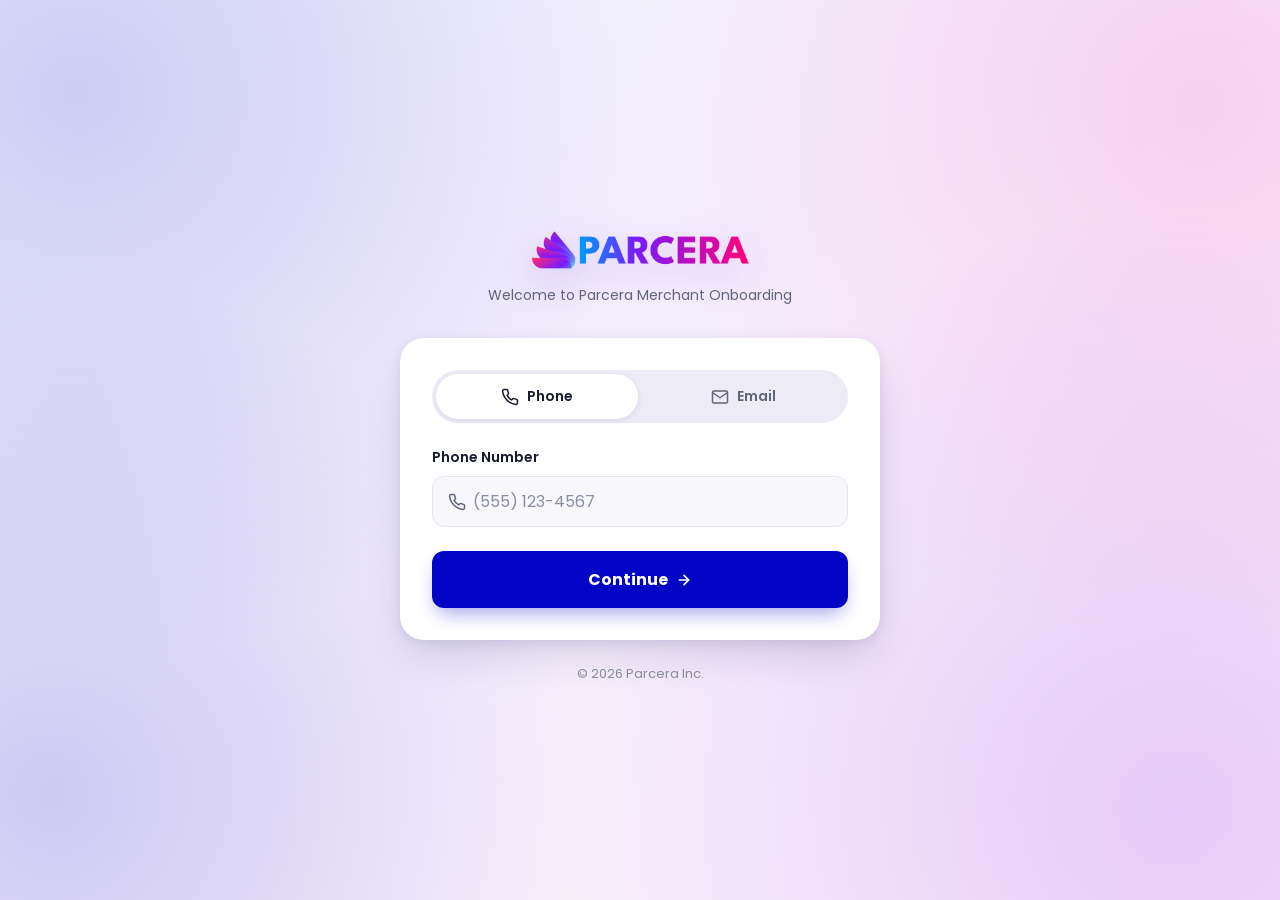
<file: index.html>
<!DOCTYPE html>
<html lang="en">
<head>
  <meta charset="UTF-8" />
  <meta name="viewport" content="width=device-width, initial-scale=1.0" />
  <title>Parcera · Operator Console Sign In</title>
  <link rel="icon" type="image/png" href="assets/ParceraMark-Favicon (1).png" />

  <!-- Stylesheets loaded in dependency order: tokens, base, layout, then components -->
  <link rel="stylesheet" href="css/variables.css" />
  <link rel="stylesheet" href="css/base.css" />
  <link rel="stylesheet" href="css/layout.css" />
  <link rel="stylesheet" href="css/components/card.css" />
  <link rel="stylesheet" href="css/components/tabs.css" />
  <link rel="stylesheet" href="css/components/inputs.css" />
  <link rel="stylesheet" href="css/components/buttons.css" />
  <link rel="stylesheet" href="css/components/otp.css" />
  <noscript><style>body{opacity:1 !important;}</style></noscript>
</head>
<body>

  <main class="page">

    <!-- Brand header: logo mark, wordmark, positioning line, tagline -->
    <header class="brand">
      <img class="brand__logo" src="assets/Parcera-Logo-Horiz.png" alt="Parcera" />
      <p class="brand__tagline">
        Welcome to Parcera Merchant Onboarding
      </p>
    </header>

    <!-- Auth card: hosts channel tabs plus the two-step sign-in flow -->
    <section class="auth-card" aria-label="Sign in to Parcera">

      <!-- Email / Phone channel switcher -->
      <div class="channel-tabs" role="tablist" aria-label="Sign-in method">
        <button type="button" class="channel-tab is-active" id="tab-phone" role="tab" aria-selected="true" data-channel="phone">
          <svg class="channel-tab__icon" viewBox="0 0 24 24" fill="none" stroke="currentColor" stroke-width="2" stroke-linecap="round" stroke-linejoin="round"><path d="M22 16.92v3a2 2 0 0 1-2.18 2 19.79 19.79 0 0 1-8.63-3.07 19.5 19.5 0 0 1-6-6 19.79 19.79 0 0 1-3.07-8.67A2 2 0 0 1 4.11 2h3a2 2 0 0 1 2 1.72c.127.96.361 1.903.7 2.81a2 2 0 0 1-.45 2.11L8.09 9.91a16 16 0 0 0 6 6l1.27-1.27a2 2 0 0 1 2.11-.45c.907.339 1.85.573 2.81.7A2 2 0 0 1 22 16.92z"/></svg>
          Phone
        </button>
        <button type="button" class="channel-tab" id="tab-email" role="tab" aria-selected="false" data-channel="email">
          <svg class="channel-tab__icon" viewBox="0 0 24 24" fill="none" stroke="currentColor" stroke-width="2" stroke-linecap="round" stroke-linejoin="round"><rect x="2" y="4" width="20" height="16" rx="2"/><path d="m22 6-10 7L2 6"/></svg>
          Email
        </button>
      </div>

      <!-- Step 1a: Email entry panel -->
      <form class="auth-card__step is-hidden" id="step-email" data-step="email-entry" novalidate>
        <div class="field-group">
          <label class="field-group__label" for="input-email">Email Address</label>
          <div class="input-field">
            <svg class="input-field__icon" viewBox="0 0 24 24" fill="none" stroke="currentColor" stroke-width="2" stroke-linecap="round" stroke-linejoin="round"><rect x="2" y="4" width="20" height="16" rx="2"/><path d="m22 6-10 7L2 6"/></svg>
            <input class="input-field__control" type="email" id="input-email" name="email" placeholder="you@example.com" autocomplete="email" required />
          </div>
          <p class="field-group__error" role="alert"></p>
        </div>
        <button type="submit" class="btn btn--primary">
          Continue
          <svg class="btn__icon" viewBox="0 0 24 24" fill="none" stroke="currentColor" stroke-width="2.5" stroke-linecap="round" stroke-linejoin="round"><path d="M5 12h14"/><path d="m12 5 7 7-7 7"/></svg>
        </button>
      </form>

      <!-- Step 1b: Phone entry panel -->
      <form class="auth-card__step" id="step-phone" data-step="phone-entry" novalidate>
        <div class="field-group">
          <label class="field-group__label" for="input-phone">Phone Number</label>
          <div class="input-field">
            <svg class="input-field__icon" viewBox="0 0 24 24" fill="none" stroke="currentColor" stroke-width="2" stroke-linecap="round" stroke-linejoin="round"><path d="M22 16.92v3a2 2 0 0 1-2.18 2 19.79 19.79 0 0 1-8.63-3.07 19.5 19.5 0 0 1-6-6 19.79 19.79 0 0 1-3.07-8.67A2 2 0 0 1 4.11 2h3a2 2 0 0 1 2 1.72c.127.96.361 1.903.7 2.81a2 2 0 0 1-.45 2.11L8.09 9.91a16 16 0 0 0 6 6l1.27-1.27a2 2 0 0 1 2.11-.45c.907.339 1.85.573 2.81.7A2 2 0 0 1 22 16.92z"/></svg>
            <input class="input-field__control" type="tel" id="input-phone" name="phone" placeholder="(555) 123-4567" autocomplete="tel" required />
          </div>
          <p class="field-group__error" role="alert"></p>
        </div>
        <button type="submit" class="btn btn--primary">
          Continue
          <svg class="btn__icon" viewBox="0 0 24 24" fill="none" stroke="currentColor" stroke-width="2.5" stroke-linecap="round" stroke-linejoin="round"><path d="M5 12h14"/><path d="m12 5 7 7-7 7"/></svg>
        </button>
      </form>

      <!-- Step 2: Verification code panel (shown after Continue) -->
      <form class="auth-card__step is-hidden" id="step-verify" data-step="verify" novalidate>
        <div class="verify-intro">
          <div class="verify-intro__icon-badge">
            <svg viewBox="0 0 24 24" fill="none" stroke="currentColor" stroke-width="2" stroke-linecap="round" stroke-linejoin="round"><rect x="3" y="11" width="18" height="11" rx="2"/><path d="M7 11V7a5 5 0 0 1 10 0v4"/></svg>
          </div>
          <p class="verify-intro__copy">We sent a verification code to</p>
          <p class="verify-intro__destination" id="verify-destination">you@example.com</p>
          <button type="button" class="btn--tab-link" id="change-destination">Change email</button>
        </div>

        <div class="field-group">
          <label class="field-group__label" id="otp-label">Verification Code</label>
          <div class="otp-input" role="group" aria-labelledby="otp-label">
            <input class="otp-input__box" type="text" inputmode="numeric" maxlength="1" data-otp-index="0" aria-label="Digit 1" />
            <input class="otp-input__box" type="text" inputmode="numeric" maxlength="1" data-otp-index="1" aria-label="Digit 2" />
            <input class="otp-input__box" type="text" inputmode="numeric" maxlength="1" data-otp-index="2" aria-label="Digit 3" />
            <span class="otp-input__divider">-</span>
            <input class="otp-input__box" type="text" inputmode="numeric" maxlength="1" data-otp-index="3" aria-label="Digit 4" />
            <input class="otp-input__box" type="text" inputmode="numeric" maxlength="1" data-otp-index="4" aria-label="Digit 5" />
            <input class="otp-input__box" type="text" inputmode="numeric" maxlength="1" data-otp-index="5" aria-label="Digit 6" />
          </div>
        </div>

        <button type="submit" class="btn btn--primary btn--verify">
          Verify
          <svg class="btn__icon" viewBox="0 0 24 24" fill="none" stroke="currentColor" stroke-width="2.5" stroke-linecap="round" stroke-linejoin="round"><path d="M5 12h14"/><path d="m12 5 7 7-7 7"/></svg>
        </button>
        <button type="button" class="btn btn--secondary" id="resend-code">Resend Code</button>
        <p class="resend-note" id="resend-note" aria-live="polite"></p>
      </form>

    </section>

    <!-- Legal / access footer -->
    <footer class="page-footer">
      <p>&copy; 2026 Parcera Inc.</p>
    </footer>

  </main>

  <!-- Application scripts, loaded as ES modules in dependency order -->
  <script type="module" src="js/main.js"></script>
</body>
</html>
</file>
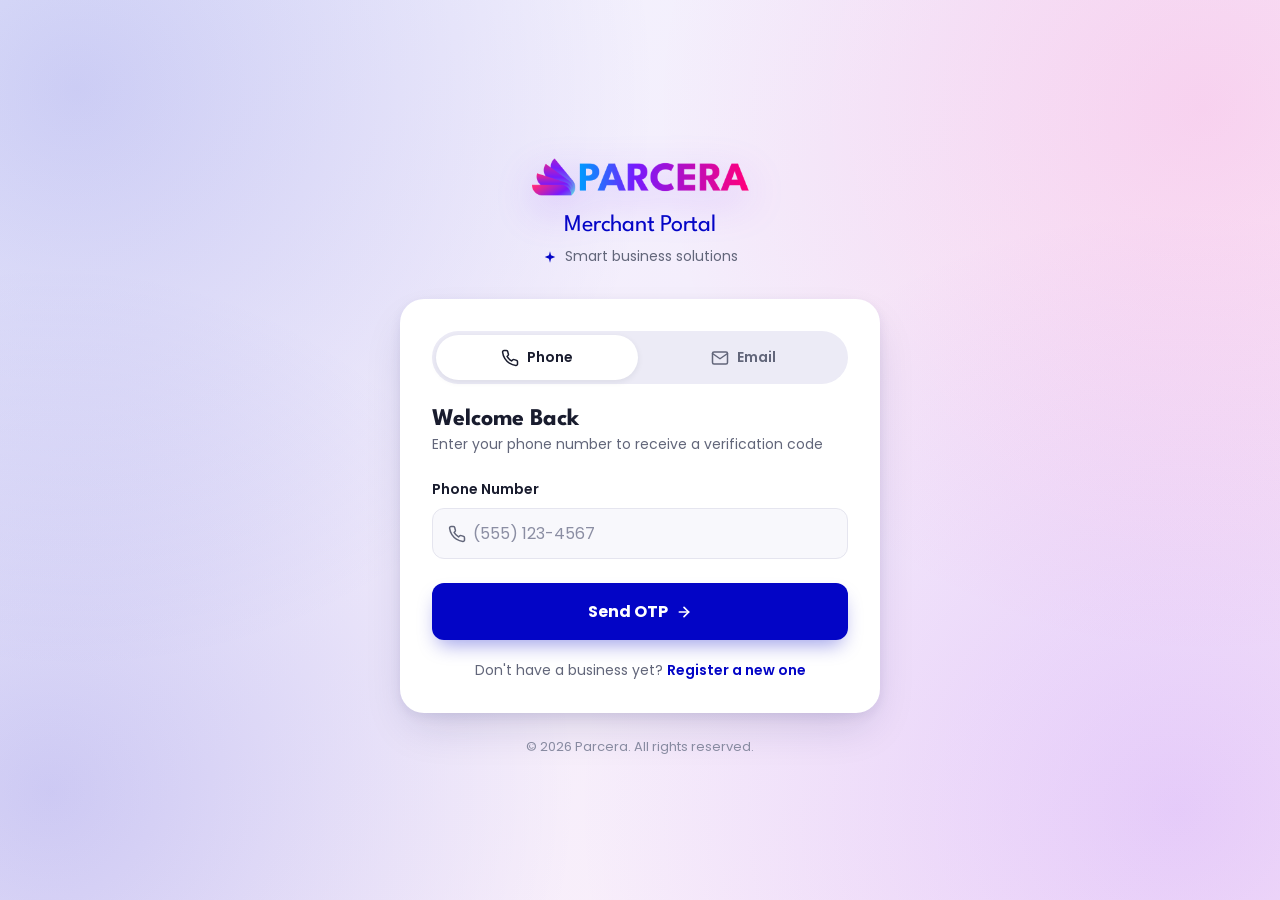
<file: merchant-portal.html>
<!DOCTYPE html>
<html lang="en">
<head>
  <meta charset="UTF-8" />
  <meta name="viewport" content="width=device-width, initial-scale=1.0" />
  <title>Merchant Portal · Sign In</title>
  <link rel="icon" type="image/png" href="assets/ParceraMark-Favicon (1).png" />

  <link rel="stylesheet" href="css/variables.css" />
  <link rel="stylesheet" href="css/base.css" />
  <link rel="stylesheet" href="css/layout.css" />
  <link rel="stylesheet" href="css/components/card.css" />
  <link rel="stylesheet" href="css/components/tabs.css" />
  <link rel="stylesheet" href="css/components/inputs.css" />
  <link rel="stylesheet" href="css/components/buttons.css" />
  <link rel="stylesheet" href="css/components/otp.css" />
  <link rel="stylesheet" href="css/pages/merchant-portal.css" />
  <noscript><style>body{opacity:1 !important;}</style></noscript>
</head>
<body>

  <main class="page">

    <!-- Brand header: solid-purple wordmark distinguishes this from the Operator Console -->
    <header class="brand brand--merchant-portal">
      <img class="brand__logo" src="assets/Parcera-Logo-Horiz.png" alt="Parcera" />
      <h2 class="brand__wordmark" style="font-size: var(--font-size-xl); margin-bottom: var(--space-2);">Merchant Portal</h2>
      <p class="brand__eyebrow">
        <svg viewBox="0 0 24 24" fill="currentColor"><path d="M12 2 13.8 9 21 12l-7.2 3L12 22l-1.8-7L3 12l7.2-3Z"/></svg>
        Smart business solutions
      </p>
    </header>

    <section class="auth-card" aria-label="Sign in to the Merchant Portal">

      <div class="channel-tabs" role="tablist" aria-label="Sign-in method">
        <button type="button" class="channel-tab is-active" id="tab-phone" role="tab" aria-selected="true" data-channel="phone">
          <svg class="channel-tab__icon" viewBox="0 0 24 24" fill="none" stroke="currentColor" stroke-width="2" stroke-linecap="round" stroke-linejoin="round"><path d="M22 16.92v3a2 2 0 0 1-2.18 2 19.79 19.79 0 0 1-8.63-3.07 19.5 19.5 0 0 1-6-6 19.79 19.79 0 0 1-3.07-8.67A2 2 0 0 1 4.11 2h3a2 2 0 0 1 2 1.72c.127.96.361 1.903.7 2.81a2 2 0 0 1-.45 2.11L8.09 9.91a16 16 0 0 0 6 6l1.27-1.27a2 2 0 0 1 2.11-.45c.907.339 1.85.573 2.81.7A2 2 0 0 1 22 16.92z"/></svg>
          Phone
        </button>
        <button type="button" class="channel-tab" id="tab-email" role="tab" aria-selected="false" data-channel="email">
          <svg class="channel-tab__icon" viewBox="0 0 24 24" fill="none" stroke="currentColor" stroke-width="2" stroke-linecap="round" stroke-linejoin="round"><rect x="2" y="4" width="20" height="16" rx="2"/><path d="m22 6-10 7L2 6"/></svg>
          Email
        </button>
      </div>

      <div id="entry-heading">
        <h2 class="auth-card__heading">Welcome Back</h2>
        <p class="auth-card__subheading">Enter your phone number to receive a verification code</p>
      </div>

      <!-- Phone entry (default channel) -->
      <form class="auth-card__step" id="step-phone" data-step="phone-entry" novalidate>
        <div class="field-group" style="margin-top: var(--space-4);">
          <label class="field-group__label" for="input-phone">Phone Number</label>
          <div class="input-field">
            <svg class="input-field__icon" viewBox="0 0 24 24" fill="none" stroke="currentColor" stroke-width="2" stroke-linecap="round" stroke-linejoin="round"><path d="M22 16.92v3a2 2 0 0 1-2.18 2 19.79 19.79 0 0 1-8.63-3.07 19.5 19.5 0 0 1-6-6 19.79 19.79 0 0 1-3.07-8.67A2 2 0 0 1 4.11 2h3a2 2 0 0 1 2 1.72c.127.96.361 1.903.7 2.81a2 2 0 0 1-.45 2.11L8.09 9.91a16 16 0 0 0 6 6l1.27-1.27a2 2 0 0 1 2.11-.45c.907.339 1.85.573 2.81.7A2 2 0 0 1 22 16.92z"/></svg>
            <input class="input-field__control" type="tel" id="input-phone" name="phone" placeholder="(555) 123-4567" autocomplete="tel" required />
          </div>
          <p class="field-group__error" role="alert"></p>
        </div>
        <button type="submit" class="btn btn--primary">
          <span class="btn__label">Send OTP</span>
          <svg class="btn__icon" viewBox="0 0 24 24" fill="none" stroke="currentColor" stroke-width="2.5" stroke-linecap="round" stroke-linejoin="round"><path d="M5 12h14"/><path d="m12 5 7 7-7 7"/></svg>
        </button>
      </form>

      <!-- Email entry -->
      <form class="auth-card__step is-hidden" id="step-email" data-step="email-entry" novalidate>
        <div class="field-group" style="margin-top: var(--space-4);">
          <label class="field-group__label" for="input-email">Email Address</label>
          <div class="input-field">
            <svg class="input-field__icon" viewBox="0 0 24 24" fill="none" stroke="currentColor" stroke-width="2" stroke-linecap="round" stroke-linejoin="round"><rect x="2" y="4" width="20" height="16" rx="2"/><path d="m22 6-10 7L2 6"/></svg>
            <input class="input-field__control" type="email" id="input-email" name="email" placeholder="you@example.com" autocomplete="email" required />
          </div>
          <p class="field-group__error" role="alert"></p>
        </div>
        <button type="submit" class="btn btn--primary">
          <span class="btn__label">Send OTP</span>
          <svg class="btn__icon" viewBox="0 0 24 24" fill="none" stroke="currentColor" stroke-width="2.5" stroke-linecap="round" stroke-linejoin="round"><path d="M5 12h14"/><path d="m12 5 7 7-7 7"/></svg>
        </button>
      </form>

      <!-- Verification code step (mirrors the Operator Console's verify panel) -->
      <form class="auth-card__step is-hidden" id="step-verify" data-step="verify" novalidate>
        <div class="verify-intro">
          <div class="verify-intro__icon-badge">
            <svg viewBox="0 0 24 24" fill="none" stroke="currentColor" stroke-width="2" stroke-linecap="round" stroke-linejoin="round"><rect x="3" y="11" width="18" height="11" rx="2"/><path d="M7 11V7a5 5 0 0 1 10 0v4"/></svg>
          </div>
          <p class="verify-intro__copy">We sent a verification code to</p>
          <p class="verify-intro__destination" id="verify-destination">you@example.com</p>
          <button type="button" class="btn--tab-link" id="change-destination">Change email</button>
        </div>

        <div class="field-group">
          <label class="field-group__label" id="otp-label">Verification Code</label>
          <div class="otp-input" role="group" aria-labelledby="otp-label">
            <input class="otp-input__box" type="text" inputmode="numeric" maxlength="1" data-otp-index="0" aria-label="Digit 1" />
            <input class="otp-input__box" type="text" inputmode="numeric" maxlength="1" data-otp-index="1" aria-label="Digit 2" />
            <input class="otp-input__box" type="text" inputmode="numeric" maxlength="1" data-otp-index="2" aria-label="Digit 3" />
            <span class="otp-input__divider">-</span>
            <input class="otp-input__box" type="text" inputmode="numeric" maxlength="1" data-otp-index="3" aria-label="Digit 4" />
            <input class="otp-input__box" type="text" inputmode="numeric" maxlength="1" data-otp-index="4" aria-label="Digit 5" />
            <input class="otp-input__box" type="text" inputmode="numeric" maxlength="1" data-otp-index="5" aria-label="Digit 6" />
          </div>
        </div>

        <button type="submit" class="btn btn--primary btn--verify">
          Verify
          <svg class="btn__icon" viewBox="0 0 24 24" fill="none" stroke="currentColor" stroke-width="2.5" stroke-linecap="round" stroke-linejoin="round"><path d="M5 12h14"/><path d="m12 5 7 7-7 7"/></svg>
        </button>
        <button type="button" class="btn btn--secondary" id="resend-code">Resend Code</button>
        <p class="resend-note" id="resend-note" aria-live="polite"></p>
      </form>

      <!-- Shown once the code is verified. The merchant dashboard itself
           hasn't been designed yet, so this closes the sign-in loop
           honestly rather than linking somewhere that doesn't exist. -->
      <div class="verify-success is-hidden" id="verify-success">
        <div class="verify-success__icon">
          <svg viewBox="0 0 24 24" fill="none" stroke="currentColor" stroke-width="2" stroke-linecap="round" stroke-linejoin="round"><path d="M20 6 9 17l-5-5"/></svg>
        </div>
        <p class="verify-success__title">You're signed in</p>
        <p class="verify-success__meta">Your merchant dashboard is being built. Check back soon.</p>
        <a href="onboarding.html?flow=add-location" class="btn btn--secondary" style="margin-top: var(--space-4);">
          Onboard a new location
        </a>
      </div>

      <p class="auth-card__footnote" id="entry-footnote">
        Don't have a business yet? <a href="onboarding.html">Register a new one</a>
      </p>
    </section>

    <footer class="page-footer">
      <p>&copy; 2026 Parcera. All rights reserved.</p>
    </footer>

  </main>

  <script type="module" src="js/pages/merchantPortal.js"></script>
</body>
</html>
</file>
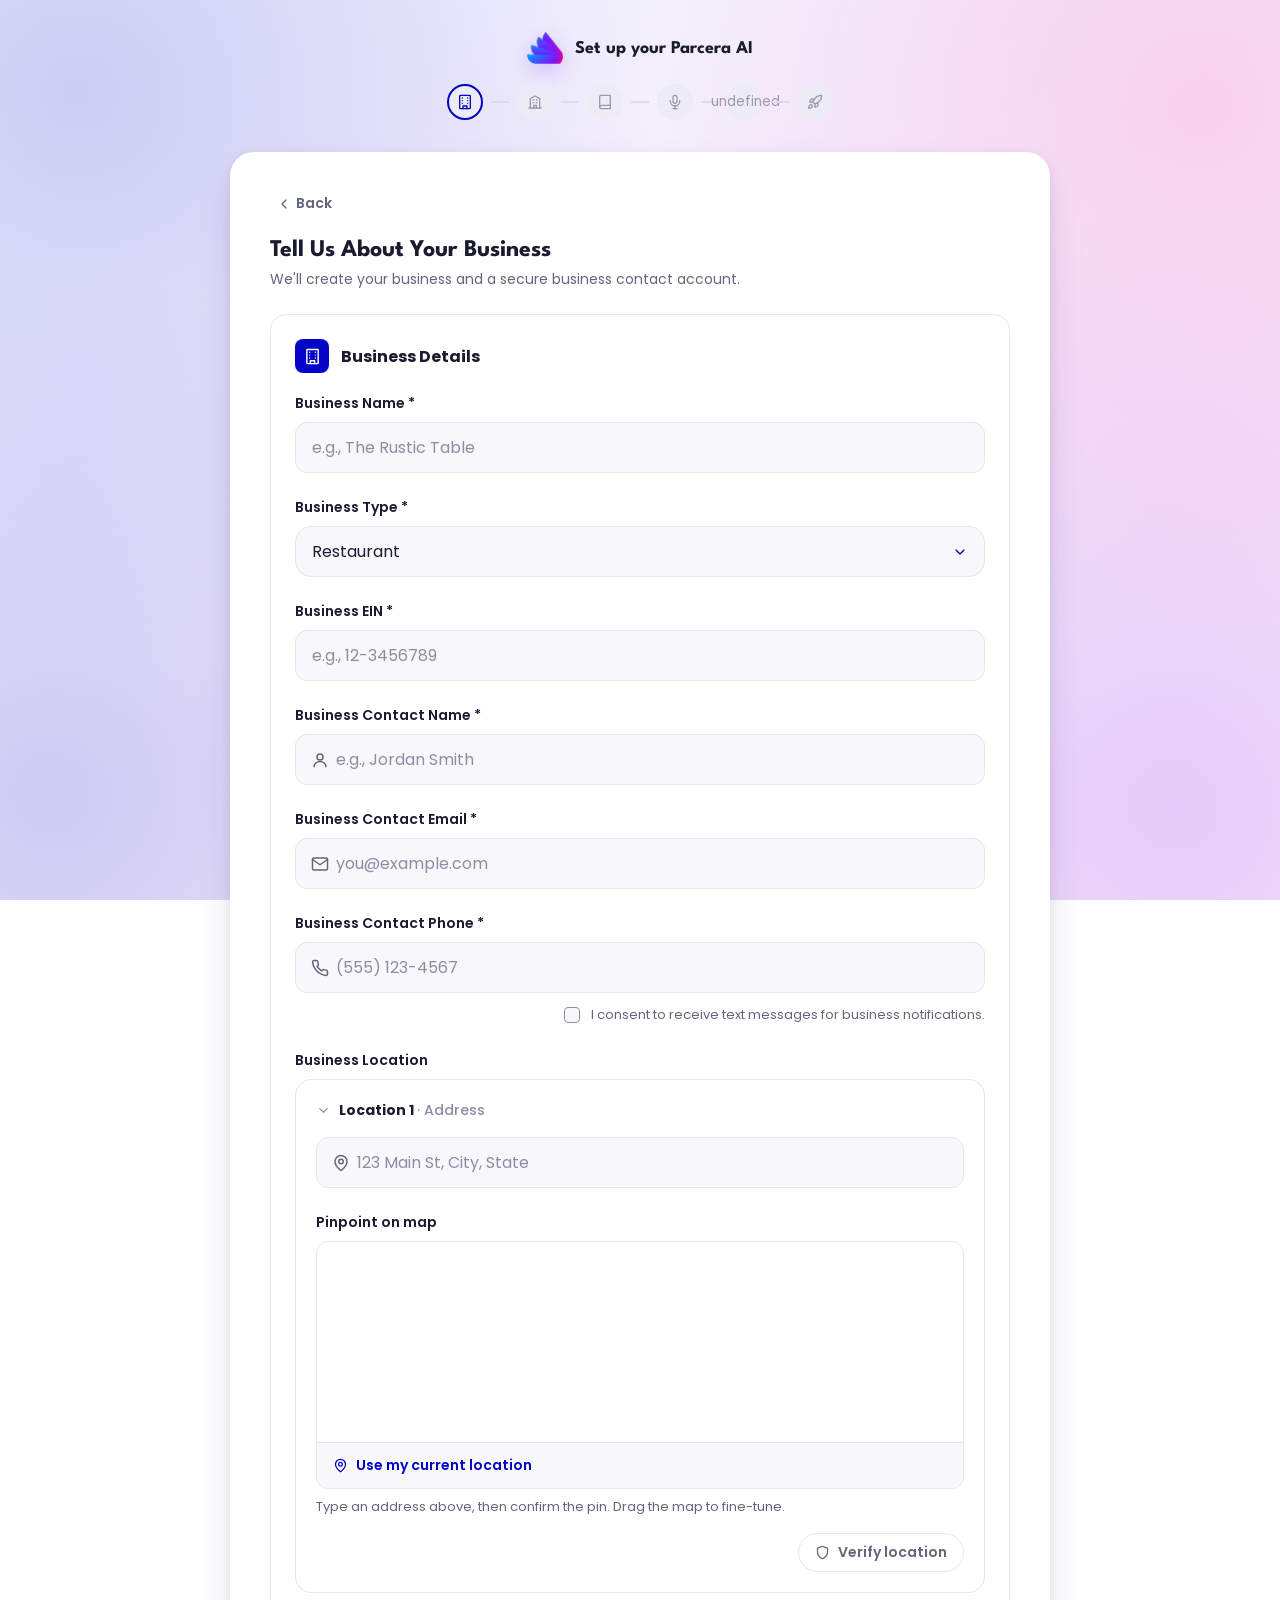
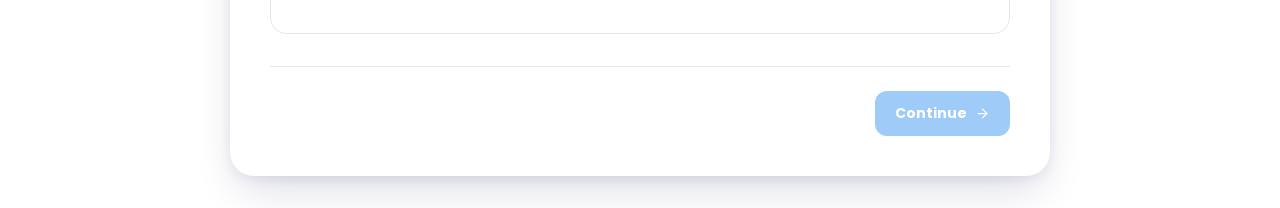
<file: onboarding.html>
<!DOCTYPE html>
<html lang="en">
<head>
  <meta charset="UTF-8" />
  <meta name="viewport" content="width=device-width, initial-scale=1.0" />
  <title>Set up your Parcera AI</title>
  <link rel="icon" type="image/png" href="assets/ParceraMark-Favicon (1).png" />

  <link rel="stylesheet" href="css/variables.css" />
  <link rel="stylesheet" href="css/base.css" />
  <link rel="stylesheet" href="css/layout.css" />
  <link rel="stylesheet" href="css/components/card.css" />
  <link rel="stylesheet" href="css/components/inputs.css" />
  <link rel="stylesheet" href="css/components/buttons.css" />
  <link rel="stylesheet" href="css/components/otp.css" />
  <link rel="stylesheet" href="css/components/stepper.css" />
  <link rel="stylesheet" href="css/components/pill.css" />
  <link rel="stylesheet" href="css/components/toggle.css" />
  <link rel="stylesheet" href="css/components/wizard-form.css" />
  <link rel="stylesheet" href="css/components/menu-upload.css" />
  <link rel="stylesheet" href="css/components/custom-select.css" />
  <link rel="stylesheet" href="css/components/wizard-branding.css" />
  <link rel="stylesheet" href="css/components/wizard-launch.css" />
  <link rel="stylesheet" href="css/pages/onboarding.css" />
  <noscript><style>body{opacity:1 !important;}</style></noscript>
</head>
<body>

  <!-- Brand gradient definition used to paint the celebration icon's stroke
       (blue -> purple -> magenta, matching the logo). Kept off-screen. -->
  <svg width="0" height="0" style="position:absolute" aria-hidden="true">
    <defs>
      <linearGradient id="celebrate-gradient" x1="0%" y1="0%" x2="100%" y2="100%">
        <stop offset="0%" stop-color="#0305c6" />
        <stop offset="55%" stop-color="#781bfd" />
        <stop offset="100%" stop-color="#ff21a6" />
      </linearGradient>
    </defs>
  </svg>

  <main class="wizard-page">

    <!-- Wizard header: sparkle badge + title, optional "Start over" reset link -->
    <header class="wizard-header">
      <div class="wizard-header__title">
        <img class="wizard-header__logo" src="assets/ParceraMark-Original.png" alt="Parcera" />
        Set up your Parcera AI
      </div>
      <button type="button" class="wizard-header__restart is-hidden" id="restart-wizard">Start over</button>
    </header>

    <!-- Progress stepper, re-rendered by JS whenever the active step changes -->
    <nav class="wizard-stepper" id="wizard-stepper" aria-label="Onboarding progress"></nav>

    <!-- Main panel: exactly one step section is visible at a time -->
    <section class="wizard-panel">

      <!-- Back sits at the top-left of the white panel itself, above the
           step content, on every step -->
      <button type="button" class="wizard-panel__back" id="btn-wizard-back">
        <span id="icon-chevron-left"></span>
        Back
      </button>

      <!-- Step: Business Details -->
      <div class="wizard-step is-hidden" data-step-id="business">
        <h2 class="wizard-panel__title">Tell Us About Your Business</h2>
        <p class="wizard-panel__subtitle">We'll create your business and a secure business contact account.</p>

        <!-- Shown only in "Onboard new location" mode: details are prefilled -->
        <div class="add-location-banner is-hidden" id="add-location-banner">
          <span class="add-location-banner__icon" id="icon-add-location-banner"></span>
          <span>Adding another location - your business details are prefilled. Just enter the new location's address below.</span>
        </div>

        <div class="wizard-section">
          <div class="wizard-section__header">
            <span class="wizard-section__icon" id="icon-business"></span>
            <div class="wizard-section__heading">Business Details</div>
          </div>

          <div class="field-group" style="margin-top: 0;">
            <label class="field-group__label" for="input-business-name">Business Name *</label>
            <div class="input-field">
              <input class="input-field__control" style="padding-left: var(--space-4);" type="text" id="input-business-name" placeholder="e.g., The Rustic Table" required />
            </div>
          </div>

          <div class="field-group">
            <label class="field-group__label" for="input-business-type">Business Type *</label>
            <div class="select-field">
              <select class="select-field__control" id="input-business-type">
                <option>Restaurant</option>
                <option>Retail</option>
                <option>Professional Services</option>
                <option>Car Rentals</option>
                <option>Auto Dealership</option>
                <option>Auto Service Shop</option>
                <option>Other</option>
              </select>
              <span class="select-field__chevron" id="icon-chevron-down"></span>
            </div>
          </div>

          <div class="field-group">
            <label class="field-group__label" for="input-business-ein">Business EIN *</label>
            <div class="input-field">
              <input class="input-field__control" style="padding-left: var(--space-4);" type="text" id="input-business-ein" placeholder="e.g., 12-3456789" required />
            </div>
          </div>

          <div class="field-group">
            <label class="field-group__label" for="input-owner-name">Business Contact Name *</label>
            <div class="input-field">
              <span class="input-field__icon" id="icon-owner-name"></span>
              <input class="input-field__control" type="text" id="input-owner-name" placeholder="e.g., Jordan Smith" required />
            </div>
          </div>

          <div class="field-group">
            <label class="field-group__label" for="input-owner-email">Business Contact Email *</label>
            <div class="input-field">
              <span class="input-field__icon" id="icon-owner-email"></span>
              <input class="input-field__control" type="email" id="input-owner-email" placeholder="you@example.com" required />
            </div>
          </div>

          <div class="field-group">
            <label class="field-group__label" for="input-owner-phone">Business Contact Phone *</label>
            <div class="input-field">
              <span class="input-field__icon" id="icon-owner-phone"></span>
              <input class="input-field__control" type="tel" id="input-owner-phone" placeholder="(555) 123-4567" required />
            </div>
            <!-- Small grey opt-in for transactional business SMS -->
            <label class="consent-check" for="checkbox-sms-consent">
              <input type="checkbox" class="consent-check__input" id="checkbox-sms-consent" />
              <span class="consent-check__label">I consent to receive text messages for business notifications.</span>
            </label>
          </div>

          <!-- Single business location per onboarding run. Additional locations
               are onboarded separately (prefilled) from the launch screen. -->
          <div class="field-group">
            <label class="field-group__label">Business Location</label>
            <div id="addresses-container"></div>
          </div>
        </div>
      </div>

      <!-- Step: Knowledge Base - consolidates the menu, service rules, operating
           hours, and optional extra details into one step. The Menu and the
           service Rules are each a collapsible accordion (both default closed);
           Operating Hours and the extra details follow below. -->
      <div class="wizard-step is-hidden" data-step-id="knowledge">
        <h2 class="wizard-panel__title">Knowledge Base</h2>
        <p class="wizard-panel__subtitle">Everything your Parcera AI should know - your menu, the rules it enforces, your hours, and any extra details.</p>

        <!-- Menu accordion (default OPEN) - holds all menu entry, shown for
             both products. Still collapsible; just starts expanded. -->
        <div class="accordion">
          <button type="button" class="accordion__toggle is-open" data-role="accordion-toggle" aria-expanded="true">
            <span class="accordion__toggle-text">Menu</span>
            <span class="accordion__chevron" id="icon-accordion-menu"></span>
          </button>
          <div class="accordion__body" data-role="accordion-body">
            <div class="field-group" id="kb-menus-group" style="margin-top: 0;">
              <p class="field-group__hint menu-uploads__intro">Paste a link and we read the items automatically, upload a menu image, or add items by hand.</p>
              <div id="kb-menus-container"></div>
            </div>
          </div>
        </div>

        <!-- Service rules accordion (default closed): ordering vs reservation
             rules, chosen by the product picked earlier. Toggle text + body
             fields are filled in by JS on step entry. -->
        <div class="accordion" id="service-rules-section">
          <button type="button" class="accordion__toggle" data-role="accordion-toggle" aria-expanded="false">
            <span class="accordion__toggle-text" id="service-rules-heading">Service Rules</span>
            <span class="accordion__chevron" id="icon-accordion-rules"></span>
          </button>
          <div class="accordion__body is-collapsed" data-role="accordion-body">
            <p class="field-group__hint" id="service-rules-meta" style="margin-top: 0;">Guardrails your Parcera AI enforces on every call</p>
            <div id="service-rules-fields"></div>
          </div>
        </div>

        <!-- Operating hours accordion (default closed) - same accordion pattern
             as the rest of the Knowledge Base; joins the exclusive group. -->
        <div class="accordion">
          <button type="button" class="accordion__toggle" data-role="accordion-toggle" aria-expanded="false">
            <span class="accordion__toggle-text">Operating Hours</span>
            <span class="accordion__chevron" id="icon-accordion-hours"></span>
          </button>
          <div class="accordion__body is-collapsed" data-role="accordion-body">
            <p class="field-group__hint" style="margin-top: 0;">When you're open - your AI uses this to answer "are you open?"</p>
            <div id="kb-hours-container"></div>
          </div>
        </div>

        <!-- Extra details the AI can mention (all optional) -->
        <div class="accordion">
          <button type="button" class="accordion__toggle" data-role="accordion-toggle" aria-expanded="false">
            <span class="accordion__toggle-text">More business details <span class="accordion__toggle-hint">(dietary, allergens, kids, parking, and more)</span></span>
            <span class="accordion__chevron" id="icon-accordion-details"></span>
          </button>
          <div class="accordion__body is-collapsed" data-role="accordion-body">
              <div class="field-group" style="margin-top: 0;">
                <label class="field-group__label" for="kb-dietary">Dietary Options</label>
                <div class="input-field">
                  <input class="input-field__control" style="padding-left: var(--space-4);" type="text" id="kb-dietary" placeholder="e.g., Vegan, Vegetarian, Gluten-free" />
                </div>
              </div>

              <div class="field-group">
                <label class="field-group__label" for="kb-allergens">Allergen Information</label>
                <div class="input-field">
                  <textarea class="input-field__control" style="padding-left: var(--space-4); resize: vertical; min-height: 60px;" id="kb-allergens" placeholder="Note any common allergens and how you handle them"></textarea>
                </div>
              </div>

              <div class="field-group">
                <label class="field-group__label" for="kb-kids">Kids Policy</label>
                <div class="input-field">
                  <input class="input-field__control" style="padding-left: var(--space-4);" type="text" id="kb-kids" placeholder="e.g., Kids menu available, high chairs on request" />
                </div>
              </div>

              <div class="field-group">
                <label class="field-group__label" for="kb-parking">Parking Information</label>
                <div class="input-field">
                  <input class="input-field__control" style="padding-left: var(--space-4);" type="text" id="kb-parking" placeholder="e.g., Free lot on-site, street parking after 6pm" />
                </div>
              </div>

              <div class="field-group">
                <label class="field-group__label">Accepted Payment Methods</label>
                <div class="kb-chips" id="kb-payment-methods">
                  <label class="kb-chip"><input type="checkbox" value="Visa" checked /><span>Visa</span></label>
                  <label class="kb-chip"><input type="checkbox" value="Mastercard" checked /><span>Mastercard</span></label>
                  <label class="kb-chip"><input type="checkbox" value="Amex" /><span>Amex</span></label>
                  <label class="kb-chip"><input type="checkbox" value="Discover" /><span>Discover</span></label>
                  <label class="kb-chip"><input type="checkbox" value="Cash" checked /><span>Cash</span></label>
                  <label class="kb-chip"><input type="checkbox" value="Apple Pay" /><span>Apple Pay</span></label>
                  <label class="kb-chip"><input type="checkbox" value="Google Pay" /><span>Google Pay</span></label>
                  <label class="kb-chip"><input type="checkbox" value="Samsung Pay" /><span>Samsung Pay</span></label>
                </div>
              </div>

              <div class="field-group">
                <label class="field-group__label" for="kb-about">About Us Description</label>
                <div class="input-field">
                  <textarea class="input-field__control" style="padding-left: var(--space-4); resize: vertical; min-height: 72px;" id="kb-about" placeholder="A short description of your restaurant"></textarea>
                </div>
              </div>
            </div>
          </div>
        </div>
      <!-- /Knowledge Base step -->

      <!-- Step: Choose Product (single-select - reservation OR ordering) -->
      <div class="wizard-step is-hidden" data-step-id="integration">
        <h2 class="wizard-panel__title">Choose Your Product</h2>
        <p class="wizard-panel__subtitle">Pick one Parcera product for this location and a plan. Your Digital Storefront is included free.</p>

        <!-- Rendered by JS: one tile per product, single-select, each with 3 tiers -->
        <div class="service-tiles" id="service-tiles-container"></div>

        <!-- Digital Storefront: a free branded website included with the plan.
             Its toggle is ON by default but the merchant can turn it off.
             Keep this the LAST block in this step - it must always render after
             every product tile and every optional add-on (like Phone Calls
             above), including any added in the future. -->
        <div class="service-tile is-selected" id="digital-suite-tile" style="margin-top: var(--space-4);">
          <div class="service-tile__header">
            <span class="service-tile__icon" id="icon-digital-suite"></span>
            <div class="service-tile__heading">
              <div class="service-tile__title">Digital Storefront</div>
              <div class="service-tile__description">A branded storefront website for your business, included free with your plan. Toggle it off if you don't need one.</div>
            </div>
            <label class="toggle-switch">
              <input type="checkbox" class="toggle-switch__input" id="digital-suite-toggle" checked />
            </label>
          </div>
        </div>
      </div>

      <!-- Step: Voice AI -->
      <div class="wizard-step is-hidden" data-step-id="voice-greeting">
        <h2 class="wizard-panel__title">Voice AI</h2>
        <p class="wizard-panel__subtitle">Personalize your Voice AI with a name, voice, and custom greeting</p>

        <div class="wizard-section" style="margin-bottom: var(--space-5);">
          <div class="wizard-section__header">
            <span class="wizard-section__icon" id="icon-assistant-name"></span>
            <div>
              <div class="wizard-section__heading">Name your Voice AI</div>
              <div class="wizard-section__heading-meta">Give your Voice AI a friendly name</div>
            </div>
          </div>
          <label class="field-group__label" for="input-assistant-name">Voice AI Name</label>
          <div class="input-field">
            <input class="input-field__control" style="padding-left: var(--space-4);" type="text" id="input-assistant-name" placeholder="e.g., Aria" />
          </div>
          <p class="field-group__hint" style="display:flex; align-items:center; gap: var(--space-1);"><span id="icon-hint-sparkle" style="width:12px;height:12px; color: var(--brand-magenta);"></span> Used when your Voice AI introduces itself</p>
        </div>

        <!-- Voice selection follows the name -->
        <div class="wizard-section" style="margin-bottom: var(--space-5);">
          <div class="wizard-section__header">
            <span class="wizard-section__icon" id="icon-choose-voice"></span>
            <div>
              <div class="wizard-section__heading">Choose a Voice <span class="required-mark">*</span></div>
              <div class="wizard-section__heading-meta">Pick the voice your Voice AI will use</div>
            </div>
          </div>
          <div class="select-field">
            <select class="select-field__control" id="input-voice-select">
              <option value="">Select a voice</option>
              <option value="aria">Aria, Warm & Friendly</option>
              <option value="kai">Kai, Professional</option>
              <option value="luna">Luna, Energetic</option>
            </select>
            <span class="select-field__chevron" id="icon-chevron-voice"></span>
          </div>
        </div>

        <div class="wizard-section" style="margin-bottom: var(--space-5);">
          <div class="wizard-section__header">
            <span class="wizard-section__icon" id="icon-transfer-numbers"></span>
            <div>
              <div class="wizard-section__heading">Transfer Numbers <span class="required-mark">*</span></div>
              <div class="wizard-section__heading-meta">Phone numbers the AI can transfer calls to (e.g., General, Catering, Manager)</div>
            </div>
          </div>

          <div id="transfer-rules-container"></div>

          <button type="button" class="add-transfer-link" id="btn-add-transfer">
            <span id="icon-add-transfer"></span> Add Another Transfer Number
          </button>
          <p class="field-group__hint" style="display:flex; align-items:center; gap: var(--space-2); margin-top: var(--space-3);">
            <span id="icon-hint-phone" style="width:14px;height:14px;"></span> Add multiple numbers for different departments. The AI will transfer based on the condition you set.
          </p>
        </div>

        <div class="wizard-section" style="margin-bottom: var(--space-5);">
          <div class="wizard-section__header">
            <span class="wizard-section__icon" id="icon-languages"></span>
            <div class="wizard-section__heading">Select Languages</div>
          </div>
          <div class="wizard-section__heading-meta" style="margin: calc(-1 * var(--space-3)) 0 var(--space-4) 46px;">Choose which languages your assistant will support</div>
          <div class="checkbox-cards-grid">
            <label class="checkbox-card">
              <input type="checkbox" class="checkbox-card__input" checked disabled />
              <span>
                <span class="checkbox-card__title-row">
                  <span class="checkbox-card__title">English</span>
                  <span class="required-mark">*</span>
                </span>
                <span class="checkbox-card__meta">Primary language</span>
              </span>
            </label>
            <label class="checkbox-card checkbox-card--disabled" title="Spanish support is coming soon">
              <input type="checkbox" class="checkbox-card__input" id="checkbox-spanish" disabled />
              <span>
                <span class="checkbox-card__title-row">
                  <span class="checkbox-card__title">Spanish</span>
                  <span class="pill pill--soon">Coming soon</span>
                </span>
                <span class="checkbox-card__meta">Spanish support is on the way</span>
              </span>
            </label>
          </div>
        </div>

        <div id="greetings-container"></div>

        <div class="wizard-callout">
          <div class="wizard-callout__title"><span id="icon-tips"></span> Tips for Great Greetings</div>
          <ul class="tips-list">
            <li><span class="tips-list__number">1</span> Keep it short and friendly (under 15 seconds)</li>
            <li><span class="tips-list__number">2</span> Include business name and assistant's name</li>
            <li><span class="tips-list__number">3</span> Ask how you can help</li>
          </ul>
        </div>
      </div>

      <!-- Step: Parcera PoS - Business & Processing Profile. Only shown when
           Parcera PoS is the selected product (see isPosSelected() /
           stepSkipped() in onboarding.js) - a payment processor underwriting
           form, organized as an exclusive accordion group like Knowledge Base
           rather than one long scroll. -->
      <div class="wizard-step is-hidden" data-step-id="pos-business">
        <h2 class="wizard-panel__title">Business &amp; Processing Profile</h2>
        <p class="wizard-panel__subtitle">Parcera PoS needs a few more details for payment processing underwriting.</p>

        <div class="accordion">
          <button type="button" class="accordion__toggle is-open" data-role="accordion-toggle" aria-expanded="true">
            <span class="accordion__toggle-text">Business Information</span>
            <span class="accordion__chevron" id="icon-accordion-pos-business"></span>
          </button>
          <div class="accordion__body" data-role="accordion-body">
            <div class="field-group" style="margin-top: 0;">
              <label class="field-group__label" for="pos-legal-name">Legal Business Name *</label>
              <div class="input-field">
                <input class="input-field__control" style="padding-left: var(--space-4);" type="text" id="pos-legal-name" placeholder="e.g., The Rustic Table LLC" />
              </div>
            </div>
            <div class="field-group">
              <label class="field-group__label" for="pos-dba-name">DBA Name</label>
              <div class="input-field">
                <input class="input-field__control" style="padding-left: var(--space-4);" type="text" id="pos-dba-name" placeholder="e.g., The Rustic Table" />
              </div>
            </div>
            <div class="pay-fields__row pay-fields__row--two">
              <div class="field-group">
                <label class="field-group__label" for="pos-ein">Federal Tax ID (EIN) *</label>
                <div class="input-field">
                  <input class="input-field__control" style="padding-left: var(--space-4);" type="text" id="pos-ein" placeholder="12-3456789" />
                </div>
              </div>
              <div class="field-group">
                <label class="field-group__label" for="pos-entity-type">Business Type *</label>
                <div class="select-field">
                  <select class="select-field__control" id="pos-entity-type">
                    <option value="">Select...</option>
                    <option>Sole Proprietorship</option>
                    <option>Partnership</option>
                    <option>LLC</option>
                    <option>Corporation</option>
                    <option>Non-Profit</option>
                  </select>
                  <span class="select-field__chevron" id="icon-chevron-pos-entity"></span>
                </div>
              </div>
            </div>
            <div class="pay-fields__row pay-fields__row--two">
              <div class="field-group">
                <label class="field-group__label" for="pos-state-incorporated">State Incorporated *</label>
                <div class="select-field">
                  <select class="select-field__control state-select" id="pos-state-incorporated">
                    <option value="">Select...</option>
                  </select>
                  <span class="select-field__chevron" id="icon-chevron-pos-state-inc"></span>
                </div>
              </div>
              <div class="field-group">
                <label class="field-group__label" for="pos-nature">Nature of Business *</label>
                <div class="select-field">
                  <select class="select-field__control" id="pos-nature">
                    <option>Restaurant</option>
                    <option>Retail</option>
                    <option>Professional Services</option>
                    <option>Car Rentals</option>
                    <option>Auto Dealership</option>
                    <option>Auto Service Shop</option>
                    <option>Other</option>
                  </select>
                  <span class="select-field__chevron" id="icon-chevron-pos-nature"></span>
                </div>
              </div>
            </div>
            <div class="pay-fields__row pay-fields__row--two">
              <div class="field-group">
                <label class="field-group__label" for="pos-sic-mcc">SIC/MCC (4 digits)</label>
                <div class="input-field">
                  <input class="input-field__control" style="padding-left: var(--space-4);" type="text" id="pos-sic-mcc" placeholder="e.g., 5411" inputmode="numeric" maxlength="8" />
                </div>
                <p class="field-group__hint">Optional.</p>
              </div>
              <div class="field-group">
                <label class="field-group__label" for="pos-years-in-business">Years in Business *</label>
                <div class="input-field">
                  <input class="input-field__control" style="padding-left: var(--space-4);" type="number" id="pos-years-in-business" min="0" placeholder="e.g., 5" />
                </div>
              </div>
            </div>
            <div class="field-group">
              <label class="field-group__label" for="pos-contact-name">Contact Name (First Last) *</label>
              <div class="input-field">
                <input class="input-field__control" style="padding-left: var(--space-4);" type="text" id="pos-contact-name" placeholder="e.g., Jordan Smith" />
              </div>
            </div>
          </div>
        </div>

        <div class="accordion">
          <button type="button" class="accordion__toggle" data-role="accordion-toggle" aria-expanded="false">
            <span class="accordion__toggle-text">Legal &amp; DBA Address</span>
            <span class="accordion__chevron" id="icon-accordion-pos-address"></span>
          </button>
          <div class="accordion__body is-collapsed" data-role="accordion-body">
            <div class="pay-fields__row pay-fields__row--two">
              <div class="field-group" style="margin-top: 0;">
                <label class="field-group__label" for="pos-legal-address">Legal Address *</label>
                <div class="input-field">
                  <input class="input-field__control" style="padding-left: var(--space-4);" type="text" id="pos-legal-address" placeholder="e.g., 456 Oak Avenue" />
                </div>
              </div>
              <div class="field-group" style="margin-top: 0;">
                <label class="field-group__label" for="pos-legal-city">City *</label>
                <div class="input-field">
                  <input class="input-field__control" style="padding-left: var(--space-4);" type="text" id="pos-legal-city" placeholder="e.g., Chicago" />
                </div>
              </div>
            </div>
            <div class="pay-fields__row pay-fields__row--two">
              <div class="field-group">
                <label class="field-group__label" for="pos-legal-state">State *</label>
                <div class="select-field">
                  <select class="select-field__control state-select" id="pos-legal-state">
                    <option value="">Select...</option>
                  </select>
                  <span class="select-field__chevron" id="icon-chevron-pos-legal-state"></span>
                </div>
              </div>
              <div class="field-group">
                <label class="field-group__label" for="pos-legal-zip">ZIP *</label>
                <div class="input-field">
                  <input class="input-field__control" style="padding-left: var(--space-4);" type="text" id="pos-legal-zip" placeholder="e.g., 60601" inputmode="numeric" maxlength="10" />
                </div>
              </div>
            </div>
            <div class="field-group">
              <label class="field-group__label" for="pos-legal-phone">Phone *</label>
              <div class="input-field">
                <span class="input-field__icon" id="icon-pos-legal-phone"></span>
                <input class="input-field__control" type="tel" id="pos-legal-phone" placeholder="(555) 123-4567" />
              </div>
            </div>
            <div class="pay-fields__row pay-fields__row--two">
              <div class="field-group">
                <label class="field-group__label" for="pos-dba-address">DBA Address</label>
                <div class="input-field">
                  <input class="input-field__control" style="padding-left: var(--space-4);" type="text" id="pos-dba-address" placeholder="e.g., 123 Main Street" />
                </div>
              </div>
              <div class="field-group">
                <label class="field-group__label" for="pos-dba-city">DBA City</label>
                <div class="input-field">
                  <input class="input-field__control" style="padding-left: var(--space-4);" type="text" id="pos-dba-city" placeholder="e.g., Chicago" />
                </div>
              </div>
            </div>
            <div class="pay-fields__row pay-fields__row--two">
              <div class="field-group">
                <label class="field-group__label" for="pos-dba-state">DBA State</label>
                <div class="select-field">
                  <select class="select-field__control state-select" id="pos-dba-state">
                    <option value="">Select...</option>
                  </select>
                  <span class="select-field__chevron" id="icon-chevron-pos-dba-state"></span>
                </div>
              </div>
              <div class="field-group">
                <label class="field-group__label" for="pos-dba-zip">DBA ZIP</label>
                <div class="input-field">
                  <input class="input-field__control" style="padding-left: var(--space-4);" type="text" id="pos-dba-zip" placeholder="e.g., 60601" inputmode="numeric" maxlength="10" />
                </div>
              </div>
            </div>
            <div class="pay-fields__row pay-fields__row--two">
              <div class="field-group">
                <label class="field-group__label" for="pos-dba-phone">DBA Phone</label>
                <div class="input-field">
                  <input class="input-field__control" style="padding-left: var(--space-4);" type="tel" id="pos-dba-phone" placeholder="(555) 123-4567" />
                </div>
              </div>
              <div class="field-group">
                <label class="field-group__label" for="pos-dba-email">DBA Email</label>
                <div class="input-field">
                  <span class="input-field__icon" id="icon-pos-dba-email"></span>
                  <input class="input-field__control" type="email" id="pos-dba-email" placeholder="you@example.com" />
                </div>
              </div>
            </div>
          </div>
        </div>

        <div class="accordion">
          <button type="button" class="accordion__toggle" data-role="accordion-toggle" aria-expanded="false">
            <span class="accordion__toggle-text">Processing Profile</span>
            <span class="accordion__chevron" id="icon-accordion-pos-processing"></span>
          </button>
          <div class="accordion__body is-collapsed" data-role="accordion-body">
            <div class="pay-fields__row pay-fields__row--two">
              <div class="field-group" style="margin-top: 0;">
                <label class="field-group__label" for="pos-avg-ticket">Average Ticket ($) *</label>
                <div class="input-field">
                  <input class="input-field__control" style="padding-left: var(--space-4);" type="number" id="pos-avg-ticket" min="0" step="0.01" placeholder="e.g., 50" />
                </div>
              </div>
              <div class="field-group" style="margin-top: 0;">
                <label class="field-group__label" for="pos-high-ticket">High Ticket ($) *</label>
                <div class="input-field">
                  <input class="input-field__control" style="padding-left: var(--space-4);" type="number" id="pos-high-ticket" min="0" step="0.01" placeholder="e.g., 500" />
                </div>
                <p class="field-group__hint">Must exceed average.</p>
              </div>
            </div>
          </div>
        </div>
      </div>

      <!-- Step: Parcera PoS - Owners & Bank Account -->
      <div class="wizard-step is-hidden" data-step-id="pos-owners">
        <h2 class="wizard-panel__title">Owners &amp; Bank Account</h2>
        <p class="wizard-panel__subtitle">Who controls the business, who owns it, and where payouts should go.</p>

        <div class="accordion">
          <button type="button" class="accordion__toggle is-open" data-role="accordion-toggle" aria-expanded="true">
            <span class="accordion__toggle-text">Controller</span>
            <span class="accordion__chevron" id="icon-accordion-pos-controller"></span>
          </button>
          <div class="accordion__body" data-role="accordion-body">
            <div class="pay-fields__row pay-fields__row--two">
              <div class="field-group" style="margin-top: 0;">
                <label class="field-group__label" for="pos-controller-ssn">SSN (9 digits) *</label>
                <div class="input-field">
                  <input class="input-field__control" style="padding-left: var(--space-4);" type="text" id="pos-controller-ssn" placeholder="e.g., 600-12-3456" inputmode="numeric" maxlength="11" />
                </div>
              </div>
              <div class="field-group" style="margin-top: 0;">
                <label class="field-group__label" for="pos-controller-phone">Phone *</label>
                <div class="input-field">
                  <input class="input-field__control" style="padding-left: var(--space-4);" type="tel" id="pos-controller-phone" placeholder="(555) 123-4567" />
                </div>
              </div>
            </div>
            <div class="field-group">
              <label class="field-group__label" for="pos-controller-address">Address *</label>
              <div class="input-field">
                <input class="input-field__control" style="padding-left: var(--space-4);" type="text" id="pos-controller-address" placeholder="e.g., 456 Oak Avenue" />
              </div>
            </div>
            <div class="pay-fields__row pay-fields__row--two">
              <div class="field-group">
                <label class="field-group__label" for="pos-controller-city">City *</label>
                <div class="input-field">
                  <input class="input-field__control" style="padding-left: var(--space-4);" type="text" id="pos-controller-city" placeholder="e.g., Chicago" />
                </div>
              </div>
              <div class="field-group">
                <label class="field-group__label" for="pos-controller-state">State *</label>
                <div class="select-field">
                  <select class="select-field__control state-select" id="pos-controller-state">
                    <option value="">Select...</option>
                  </select>
                  <span class="select-field__chevron" id="icon-chevron-pos-controller-state"></span>
                </div>
              </div>
            </div>
            <div class="pay-fields__row pay-fields__row--two">
              <div class="field-group">
                <label class="field-group__label" for="pos-controller-zip">ZIP *</label>
                <div class="input-field">
                  <input class="input-field__control" style="padding-left: var(--space-4);" type="text" id="pos-controller-zip" placeholder="e.g., 60601" inputmode="numeric" maxlength="10" />
                </div>
              </div>
              <div class="field-group">
                <label class="field-group__label" for="pos-controller-email">Email</label>
                <div class="input-field">
                  <span class="input-field__icon" id="icon-pos-controller-email"></span>
                  <input class="input-field__control" type="email" id="pos-controller-email" placeholder="you@example.com" />
                </div>
                <p class="field-group__hint">Optional.</p>
              </div>
            </div>
          </div>
        </div>

        <div class="accordion">
          <button type="button" class="accordion__toggle" data-role="accordion-toggle" aria-expanded="false">
            <span class="accordion__toggle-text">Beneficial Owners</span>
            <span class="accordion__chevron" id="icon-accordion-pos-owners"></span>
          </button>
          <div class="accordion__body is-collapsed" data-role="accordion-body">
            <div id="pos-owners-container"></div>
            <button type="button" class="add-transfer-link" id="btn-add-owner">
              <span id="icon-add-owner"></span> Add Another Owner
            </button>
          </div>
        </div>

        <div class="accordion">
          <button type="button" class="accordion__toggle" data-role="accordion-toggle" aria-expanded="false">
            <span class="accordion__toggle-text">Bank Account</span>
            <span class="accordion__chevron" id="icon-accordion-pos-bank"></span>
          </button>
          <div class="accordion__body is-collapsed" data-role="accordion-body">
            <div class="field-group" style="margin-top: 0;">
              <label class="field-group__label" for="pos-bank-name">Name on Account *</label>
              <div class="input-field">
                <input class="input-field__control" style="padding-left: var(--space-4);" type="text" id="pos-bank-name" placeholder="e.g., The Rustic Table LLC" />
              </div>
            </div>
            <div class="pay-fields__row pay-fields__row--two">
              <div class="field-group">
                <label class="field-group__label" for="pos-bank-routing">Routing Number (9 digits) *</label>
                <div class="input-field">
                  <input class="input-field__control" style="padding-left: var(--space-4);" type="text" id="pos-bank-routing" placeholder="e.g., 071000013" inputmode="numeric" maxlength="14" />
                </div>
              </div>
              <div class="field-group">
                <label class="field-group__label" for="pos-bank-account">Account Number *</label>
                <div class="input-field">
                  <input class="input-field__control" style="padding-left: var(--space-4);" type="text" id="pos-bank-account" placeholder="e.g., 1234567890" inputmode="numeric" maxlength="22" />
                </div>
              </div>
            </div>
          </div>
        </div>
      </div>

      <!-- Step: Parcera PoS - Documents, Agreement & Submit -->
      <div class="wizard-step is-hidden" data-step-id="pos-submit">
        <h2 class="wizard-panel__title">Documents &amp; Agreement</h2>
        <p class="wizard-panel__subtitle">Last step before we send your payment processing application for review.</p>

        <div class="accordion">
          <button type="button" class="accordion__toggle is-open" data-role="accordion-toggle" aria-expanded="true">
            <span class="accordion__toggle-text">Upload Documents</span>
            <span class="accordion__chevron" id="icon-accordion-pos-docs"></span>
          </button>
          <div class="accordion__body" data-role="accordion-body">
            <p class="field-group__hint" style="margin-top: 0;">Optional for sandbox - upload if your package requires them.</p>
            <div class="doc-upload-row">
              <div class="doc-upload" data-doc="voided-check">
                <div class="doc-upload__control">
                  <button type="button" class="doc-upload__ring" aria-label="Upload Voided Check">
                    <span class="doc-upload__icon" id="icon-doc-ring-voided-check"></span>
                  </button>
                  <button type="button" class="doc-upload__badge" aria-label="Remove file" title="Remove file">
                    <span id="icon-doc-badge-voided-check"></span>
                  </button>
                </div>
                <input type="file" class="doc-upload__input" id="pos-doc-voided-check" tabindex="-1" />
                <p class="doc-upload__name">Voided Check</p>
                <p class="doc-upload__file" id="pos-doc-voided-check-filename"></p>
              </div>
              <div class="doc-upload" data-doc="gov-id">
                <div class="doc-upload__control">
                  <button type="button" class="doc-upload__ring" aria-label="Upload Government ID">
                    <span class="doc-upload__icon" id="icon-doc-ring-gov-id"></span>
                  </button>
                  <button type="button" class="doc-upload__badge" aria-label="Remove file" title="Remove file">
                    <span id="icon-doc-badge-gov-id"></span>
                  </button>
                </div>
                <input type="file" class="doc-upload__input" id="pos-doc-gov-id" tabindex="-1" />
                <p class="doc-upload__name">Government ID</p>
                <p class="doc-upload__file" id="pos-doc-gov-id-filename"></p>
              </div>
              <div class="doc-upload" data-doc="business-license">
                <div class="doc-upload__control">
                  <button type="button" class="doc-upload__ring" aria-label="Upload Business License">
                    <span class="doc-upload__icon" id="icon-doc-ring-business-license"></span>
                  </button>
                  <button type="button" class="doc-upload__badge" aria-label="Remove file" title="Remove file">
                    <span id="icon-doc-badge-business-license"></span>
                  </button>
                </div>
                <input type="file" class="doc-upload__input" id="pos-doc-business-license" tabindex="-1" />
                <p class="doc-upload__name">Business License</p>
                <p class="doc-upload__file" id="pos-doc-business-license-filename"></p>
              </div>
            </div>
          </div>
        </div>

        <div class="wizard-section" style="margin-top: var(--space-5);">
          <div class="wizard-section__header">
            <span class="wizard-section__icon" id="icon-pos-agreement"></span>
            <div class="wizard-section__heading">Sign the Agreement</div>
          </div>
          <p class="field-group__hint" style="margin-top: 0;">Open the merchant agreement in a new tab and complete the signing there. You must actually finish signing on that page - this checkbox only tells us to continue, it does not sign anything for you.</p>
          <a class="btn btn--secondary" id="link-open-consent" href="#" target="_blank" rel="noopener" style="display: inline-flex; width: auto; margin-top: var(--space-3);">
            <span id="icon-open-consent"></span> Open consent page
          </a>
          <label class="consent-check" for="checkbox-consent-signed" style="margin-top: var(--space-4);">
            <input type="checkbox" class="consent-check__input" id="checkbox-consent-signed" />
            <span class="consent-check__label">I have signed the merchant agreement on the consent page</span>
          </label>
        </div>

        <div class="wizard-callout wizard-callout--icon" style="margin-top: var(--space-5);">
          <span id="icon-pos-submit-info"></span>
          <div>
            <div class="wizard-callout__title">Submit for Review</div>
            Continuing sends your application to Parcera for review. Our team finalizes your account setup and forwards it to the bank for approval. You'll be notified as the status changes.
          </div>
        </div>
      </div>

      <!-- Step: Review -->
      <div class="wizard-step is-hidden" data-step-id="review">
        <h2 class="wizard-panel__title">Review</h2>
        <p class="wizard-panel__subtitle">Here's everything you've set up. Review it, edit any section, then continue.</p>

        <!-- Report: one card per node, each with an Edit link that jumps
             back to that step. Values are filled in by JS on entry. -->
        <div class="report" id="launch-report">
            <div class="report__group">
              <div class="report__group-head">
                <span class="report__group-title">Business Details</span>
                <button type="button" class="report__edit" data-edit-step="business">Edit</button>
              </div>
              <div class="report__rows">
                <div class="report__row"><span class="report__key">Business</span><span class="report__val" id="rep-business-name">Not set</span></div>
                <div class="report__row"><span class="report__key">Type</span><span class="report__val" id="rep-business-type">Not set</span></div>
                <div class="report__row"><span class="report__key">EIN</span><span class="report__val" id="rep-business-ein">Not set</span></div>
                <div class="report__row"><span class="report__key">Contact</span><span class="report__val" id="rep-owner-name">Not set</span></div>
                <div class="report__row"><span class="report__key">Email</span><span class="report__val" id="rep-owner-email">Not set</span></div>
                <div class="report__row"><span class="report__key">Phone</span><span class="report__val" id="rep-owner-phone">Not set</span></div>
              </div>
            </div>

            <div class="report__group">
              <div class="report__group-head">
                <span class="report__group-title">Locations</span>
                <button type="button" class="report__edit" data-edit-step="business">Edit</button>
              </div>
              <div class="report__rows" id="rep-locations-rows">
                <div class="report__row"><span class="report__key">Locations</span><span class="report__val" id="rep-locations">Not set</span></div>
              </div>
            </div>

            <div class="report__group">
              <div class="report__group-head">
                <span class="report__group-title">Products</span>
                <button type="button" class="report__edit" data-edit-step="integration">Edit</button>
              </div>
              <!-- One row per selected product: tier can be changed and the
                   product removed right here, without leaving the summary -->
              <div class="service-report-rows" id="rep-services-rows"></div>
            </div>

            <div class="report__group">
              <div class="report__group-head">
                <span class="report__group-title">Knowledge Base</span>
                <button type="button" class="report__edit" data-edit-step="knowledge">Edit</button>
              </div>
              <div class="report__rows">
                <div class="report__row"><span class="report__key">Menu</span><span class="report__val" id="rep-menus">Not set</span></div>
                <div class="report__row"><span class="report__key">Hours</span><span class="report__val" id="rep-hours">Not set</span></div>
                <div class="report__row"><span class="report__key">Details</span><span class="report__val" id="rep-kb-details">Not set</span></div>
              </div>
            </div>

            <div class="report__group">
              <div class="report__group-head">
                <span class="report__group-title">Voice AI</span>
                <button type="button" class="report__edit" data-edit-step="voice-greeting">Edit</button>
              </div>
              <div class="report__rows">
                <div class="report__row"><span class="report__key">Name</span><span class="report__val" id="rep-assistant-name">Not set</span></div>
                <div class="report__row"><span class="report__key">Voice</span><span class="report__val" id="rep-voice">Not set</span></div>
                <div class="report__row"><span class="report__key">Languages</span><span class="report__val" id="rep-languages">Not set</span></div>
                <div class="report__row"><span class="report__key">Transfer #s</span><span class="report__val" id="rep-transfers">Not set</span></div>
                <div class="report__row report__row--stack">
                  <span class="report__key">Greeting</span>
                  <span class="report__val report__val--quote" id="rep-greeting">Not set</span>
                </div>
              </div>
            </div>
          </div>
      </div>

      <!-- Step: Payment -->
      <div class="wizard-step is-hidden" data-step-id="payments">
        <div id="payment-form-phase">
          <h2 class="wizard-panel__title">Payment Method</h2>
          <p class="wizard-panel__subtitle">Choose how you'd like to pay for your Parcera plan. You can update this anytime from billing.</p>

          <!-- Plan summary: one row for the selected service + tier, then the total.
               Rendered by JS from the Service Setup selection. -->
          <div class="plan-breakdown" id="plan-breakdown"></div>
          <div class="pay-plan">
            <div class="pay-plan__info">
              <span class="pay-plan__label">Total, monthly</span>
              <span class="pay-plan__meta" id="pay-plan-meta">No products selected</span>
            </div>
            <span class="pay-plan__amount">$<span id="pay-plan-amount">0</span><span class="pay-plan__per">/mo</span></span>
          </div>

          <!-- Method picker: a single choice, low-friction, one panel of fields -->
          <div class="pay-methods" id="pay-method-options">
              <button type="button" class="pay-option is-selected" data-method="card">
                <span class="pay-option__icon" id="icon-method-card"></span>
                <span class="pay-option__text">
                  <span class="pay-option__title">Card</span>
                  <span class="pay-option__meta">Credit or debit</span>
                </span>
                <span class="pay-option__check" id="icon-method-card-check"></span>
              </button>
              <button type="button" class="pay-option" data-method="apple">
                <span class="pay-option__icon" id="icon-method-apple"></span>
                <span class="pay-option__text">
                  <span class="pay-option__title">Apple Pay</span>
                  <span class="pay-option__meta">One-tap checkout</span>
                </span>
                <span class="pay-option__check is-hidden" id="icon-method-apple-check"></span>
              </button>
              <button type="button" class="pay-option" data-method="google">
                <span class="pay-option__icon" id="icon-method-google"></span>
                <span class="pay-option__text">
                  <span class="pay-option__title">Google Pay</span>
                  <span class="pay-option__meta">One-tap checkout</span>
                </span>
                <span class="pay-option__check is-hidden" id="icon-method-google-check"></span>
              </button>
              <button type="button" class="pay-option" data-method="ach">
                <span class="pay-option__icon" id="icon-method-ach"></span>
                <span class="pay-option__text">
                  <span class="pay-option__title">Bank (ACH)</span>
                  <span class="pay-option__meta">US bank account</span>
                </span>
                <span class="pay-option__check is-hidden" id="icon-method-ach-check"></span>
              </button>
            </div>

            <!-- Card fields -->
            <div class="pay-fields" data-pay-fields="card">
              <div class="field-group" style="margin-top: 0;">
                <label class="field-group__label" for="pay-card-name">Name on card</label>
                <div class="input-field">
                  <input class="input-field__control" style="padding-left: var(--space-4);" type="text" id="pay-card-name" placeholder="Jordan Smith" />
                </div>
              </div>
              <div class="field-group">
                <label class="field-group__label" for="pay-card-number">Card number</label>
                <div class="input-field">
                  <span class="input-field__icon" id="icon-card-field"></span>
                  <input class="input-field__control" type="text" id="pay-card-number" inputmode="numeric" placeholder="1234 5678 9012 3456" autocomplete="cc-number" />
                </div>
              </div>
              <div class="pay-fields__row">
                <div>
                  <label class="field-group__label" for="pay-card-exp">Expiry</label>
                  <div class="input-field">
                    <input class="input-field__control" style="padding-left: var(--space-4);" type="text" id="pay-card-exp" placeholder="MM / YY" autocomplete="cc-exp" />
                  </div>
                </div>
                <div>
                  <label class="field-group__label" for="pay-card-cvc">CVC</label>
                  <div class="input-field">
                    <input class="input-field__control" style="padding-left: var(--space-4);" type="text" id="pay-card-cvc" inputmode="numeric" placeholder="123" autocomplete="cc-csc" maxlength="4" />
                  </div>
                </div>
                <div>
                  <label class="field-group__label" for="pay-card-zip">ZIP</label>
                  <div class="input-field">
                    <input class="input-field__control" style="padding-left: var(--space-4);" type="text" id="pay-card-zip" inputmode="numeric" placeholder="90210" maxlength="10" />
                  </div>
                </div>
              </div>
            </div>

            <!-- Wallet / express-checkout confirmation (Apple, Google) -->
            <div class="pay-fields is-hidden" data-pay-fields="wallet">
              <div class="pay-wallet-note">
                <span id="icon-wallet-note"></span>
                <p>You'll confirm the payment securely in a <strong id="pay-wallet-name">wallet</strong> popup after you launch. No card details are entered here.</p>
              </div>
            </div>

            <!-- ACH bank fields -->
            <div class="pay-fields is-hidden" data-pay-fields="ach">
              <div class="pay-fields__row pay-fields__row--two">
                <div>
                  <label class="field-group__label" for="pay-ach-routing2">Routing number</label>
                  <div class="input-field">
                    <input class="input-field__control" style="padding-left: var(--space-4);" type="text" id="pay-ach-routing2" inputmode="numeric" placeholder="9 digits" maxlength="9" />
                  </div>
                </div>
                <div>
                  <label class="field-group__label" for="pay-ach-account2">Account number</label>
                  <div class="input-field">
                    <input class="input-field__control" style="padding-left: var(--space-4);" type="text" id="pay-ach-account2" inputmode="numeric" placeholder="Account number" />
                  </div>
                </div>
              </div>
              <div class="field-group">
                <label class="field-group__label" for="pay-ach-type2">Account type</label>
                <div class="select-field">
                  <select class="select-field__control" id="pay-ach-type2">
                    <option value="checking">Checking</option>
                    <option value="savings">Savings</option>
                  </select>
                  <span class="select-field__chevron" id="icon-chevron-ach2"></span>
                </div>
              </div>
            </div>

            <div class="wizard-callout wizard-callout--icon" style="margin-top: var(--space-5);">
              <span id="icon-pay-info"></span>
              <div>
                <div class="wizard-callout__title">Secure &amp; encrypted</div>
                Payments run through Parcera's PCI-compliant gateway. Your details are encrypted and tokenized, never stored on our servers.
              </div>
            </div>
          </div>

          <button type="button" class="btn btn--launch" id="btn-launch">
            <span id="icon-launch-sparkle"></span> Launch my AI products
          </button>
        </div>

        <!-- Terminal success screen, shown after Launch is clicked -->
        <div class="launch-success is-hidden" id="launch-success-phase">
          <span class="launch-success__icon launch-success__icon--celebrate" id="icon-launch-success"></span>
          <h2 class="launch-success__title">You're all set!</h2>
          <p class="launch-success__subtitle" id="launch-success-subtitle">Your subscription to the products is successful.</p>

          <!-- AI phone number: assigned automatically once, shown between the
               confirmation and the "what's next" options -->
          <div class="launch-phone-chip" id="launch-phone-chip">
            <span class="launch-phone-chip__icon" id="icon-launch-phone-chip"></span>
            <span class="launch-phone-chip__number" id="launch-phone-chip-number">+1 (000) 000-0000</span>
          </div>
          <p class="launch-phone-chip__caption">This is the number customers will use to contact your AI assistant. It was generated automatically by Parcera.</p>

          <!-- Two ways forward: light, tappable option cards -->
          <div class="launch-next" role="group" aria-label="What's next">
            <a href="merchant-portal.html" class="launch-next__option launch-next__option--primary" id="link-dashboard">
              <span class="launch-next__icon" id="icon-next-dashboard"></span>
              <span class="launch-next__text">
                <span class="launch-next__title">Sign in to your dashboard</span>
                <span class="launch-next__meta">Manage everything you just set up</span>
              </span>
              <span class="launch-next__arrow" id="icon-next-arrow-1"></span>
            </a>

            <a href="storefront.html" class="launch-next__option">
              <span class="launch-next__icon" id="icon-next-storefront"></span>
              <span class="launch-next__text">
                <span class="launch-next__title">Customize storefront</span>
                <span class="launch-next__meta">Design your public ordering page</span>
              </span>
              <span class="launch-next__arrow" id="icon-next-arrow-2"></span>
            </a>

            <!-- Re-onboard at another location: business details carry over prefilled -->
            <a href="onboarding.html?flow=add-location" class="launch-next__option" id="link-add-location">
              <span class="launch-next__icon" id="icon-next-add-location"></span>
              <span class="launch-next__text">
                <span class="launch-next__title">Onboard new location</span>
                <span class="launch-next__meta">Set up another location - your details are prefilled</span>
              </span>
              <span class="launch-next__arrow" id="icon-next-arrow-3"></span>
            </a>
          </div>

          <p class="launch-success__footnote">You'll log in with the email you just verified.</p>
        </div>
      </div>

      <!-- Shared Continue button, inside the same white card as every step
           (Back sits separately at the top of the panel, see above). -->
      <div class="wizard-bottom-nav">
        <button type="button" class="wizard-bottom-nav__continue" id="btn-wizard-continue" disabled>
          <span class="wizard-bottom-nav__label">Continue</span>
          <span id="icon-arrow-4"></span>
        </button>
      </div>

    </section>
  </main>

  <script type="module" src="js/pages/onboarding.js"></script>
</body>
</html>
</file>
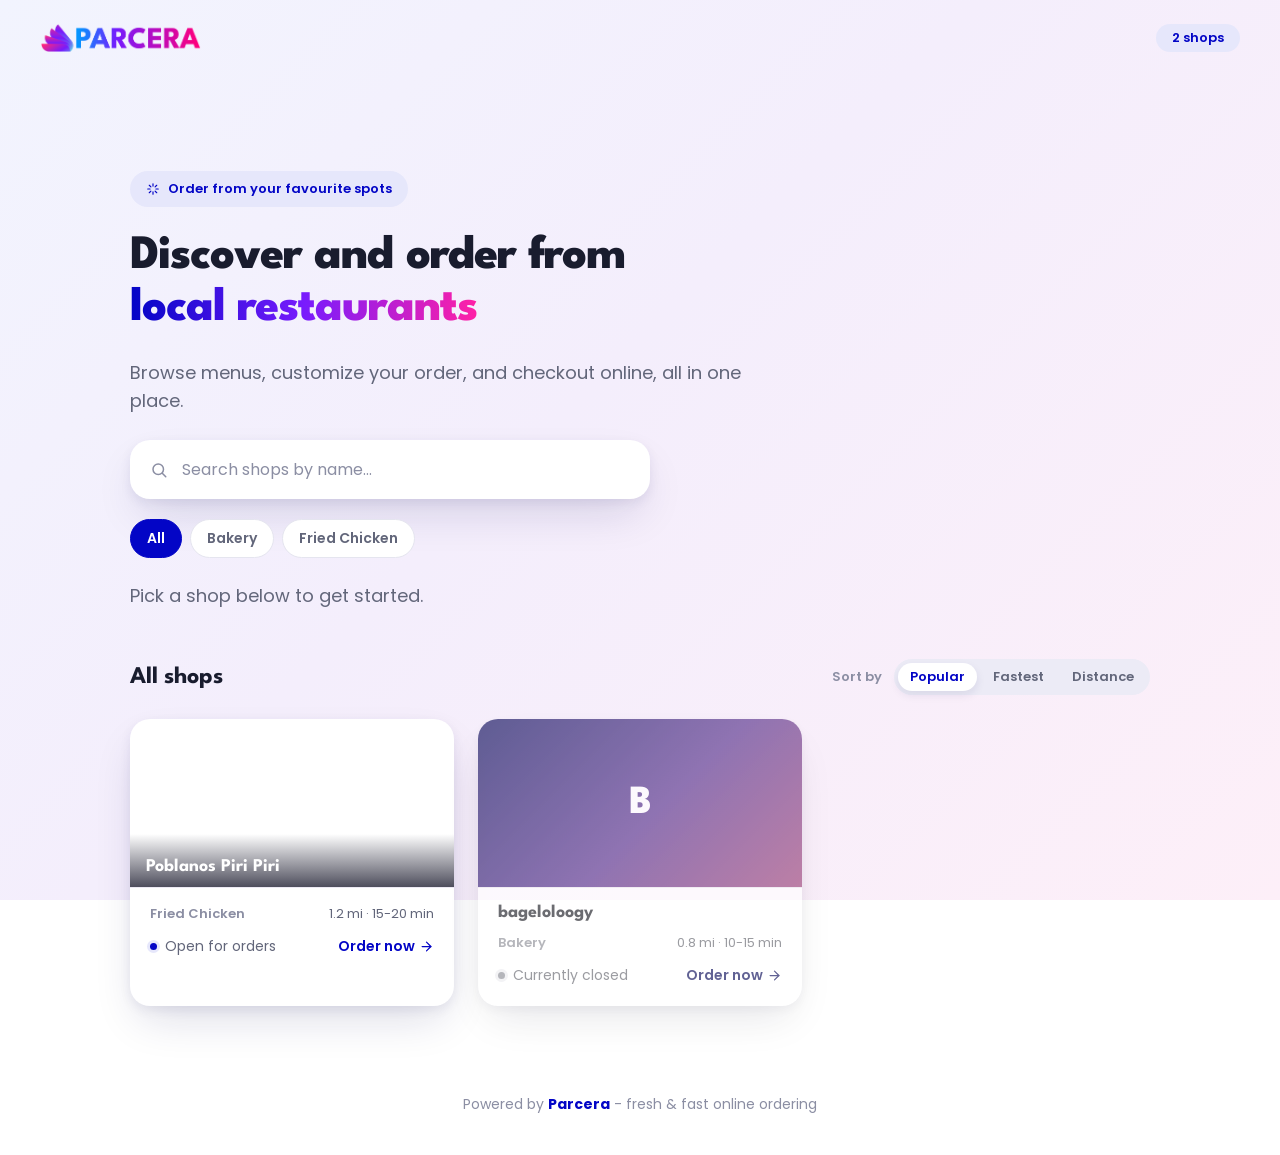
<file: storefront-directory.html>
<!DOCTYPE html>
<html lang="en">
<head>
<meta charset="UTF-8" />
<meta name="viewport" content="width=device-width, initial-scale=1.0" />
<title>Parcera - Live Ordering</title>
<link rel="icon" href="assets/ParceraMark-Favicon (1).png" />
<link rel="stylesheet" href="css/variables.css" />
<link rel="stylesheet" href="css/base.css" />
<link rel="stylesheet" href="css/pages/storefront-directory.css" />
</head>
<body class="directory-body">

  <header class="directory-topbar">
    <a class="directory-logo" href="#"><img src="assets/Parcera-Logo-Horiz.png" alt="Parcera" /></a>
    <span class="directory-count-pill" id="shop-count-pill">3 shops</span>
  </header>

  <div class="directory-mini-header" id="directory-mini-header">
    <label class="directory-mini-search">
      <svg viewBox="0 0 24 24" width="16" height="16" fill="none" stroke="currentColor" stroke-width="2" stroke-linecap="round" stroke-linejoin="round"><circle cx="11" cy="11" r="7"/><path d="m21 21-4.3-4.3"/></svg>
      <input type="text" id="shop-search-mini" placeholder="Search shops by name..." autocomplete="off" />
    </label>
  </div>

  <main class="directory-main">
    <section class="directory-hero" id="directory-hero">
      <span class="directory-eyebrow">
        <svg viewBox="0 0 24 24" width="14" height="14" fill="none" stroke="currentColor" stroke-width="2" stroke-linecap="round" stroke-linejoin="round"><path d="M12 3v4M12 17v4M3 12h4M17 12h4M5.6 5.6l2.8 2.8M15.6 15.6l2.8 2.8M18.4 5.6l-2.8 2.8M8.4 15.6l-2.8 2.8"/></svg>
        Order from your favourite spots
      </span>
      <h1 class="directory-heading">
        Discover and order from<br />
        <span class="directory-heading__accent">local restaurants</span>
      </h1>
      <p class="directory-subtitle">Browse menus, customize your order, and checkout online, all in one place.</p>

      <label class="directory-search">
        <svg viewBox="0 0 24 24" width="18" height="18" fill="none" stroke="currentColor" stroke-width="2" stroke-linecap="round" stroke-linejoin="round"><circle cx="11" cy="11" r="7"/><path d="m21 21-4.3-4.3"/></svg>
        <input type="text" id="shop-search" placeholder="Search shops by name..." autocomplete="off" />
      </label>

      <div class="directory-filters" id="directory-filters"></div>

      <p class="directory-subtitle directory-subtitle--footnote">Pick a shop below to get started.</p>
    </section>

    <section class="directory-shops">
      <div class="directory-shops__header">
        <h2 class="directory-shops__title">All shops</h2>
        <div class="directory-sort">
          <span class="directory-sort__label">Sort by</span>
          <div class="directory-sort__opts" id="directory-sort"></div>
        </div>
      </div>
      <div class="directory-shop-grid" id="shop-grid"></div>
    </section>
  </main>

  <footer class="directory-footer">
    Powered by <span class="directory-footer__brand">Parcera</span> - fresh &amp; fast online ordering
  </footer>

  <script type="module" src="js/pages/storefrontDirectory.js"></script>
</body>
</html>
</file>
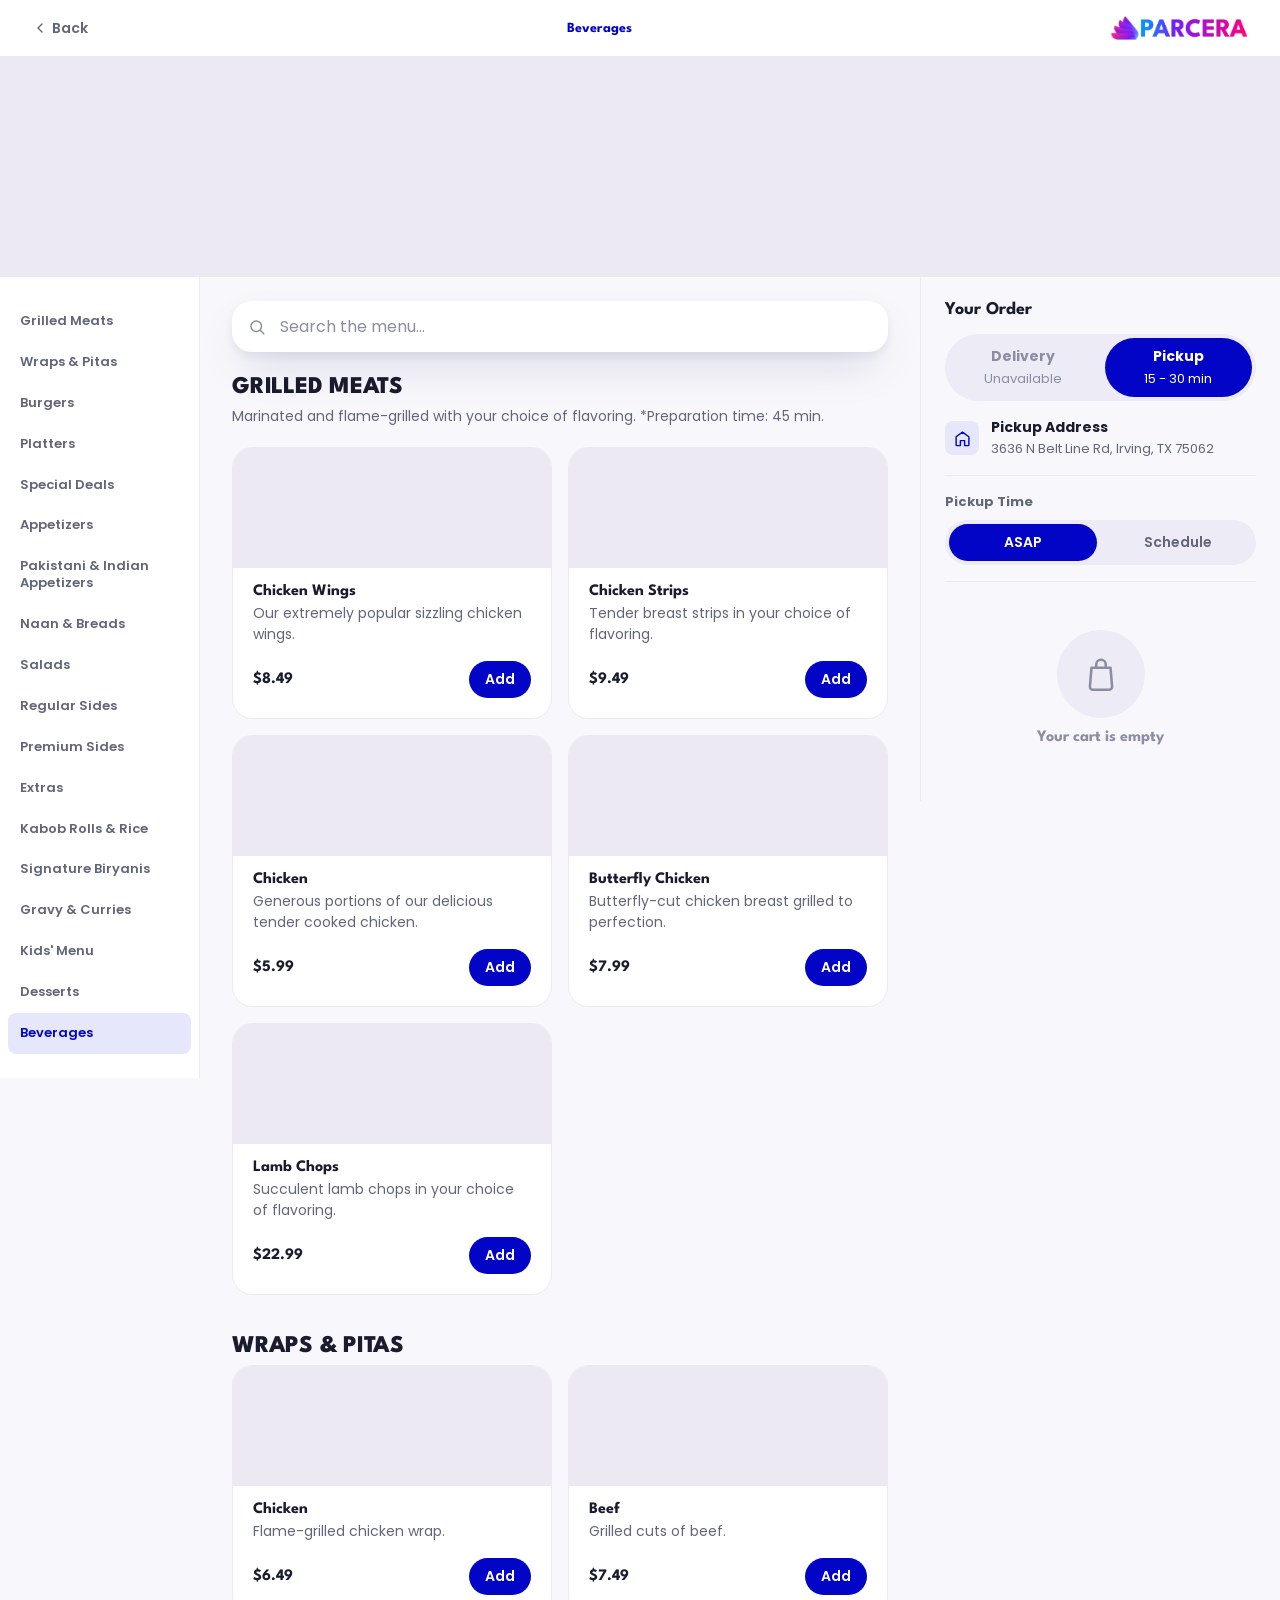
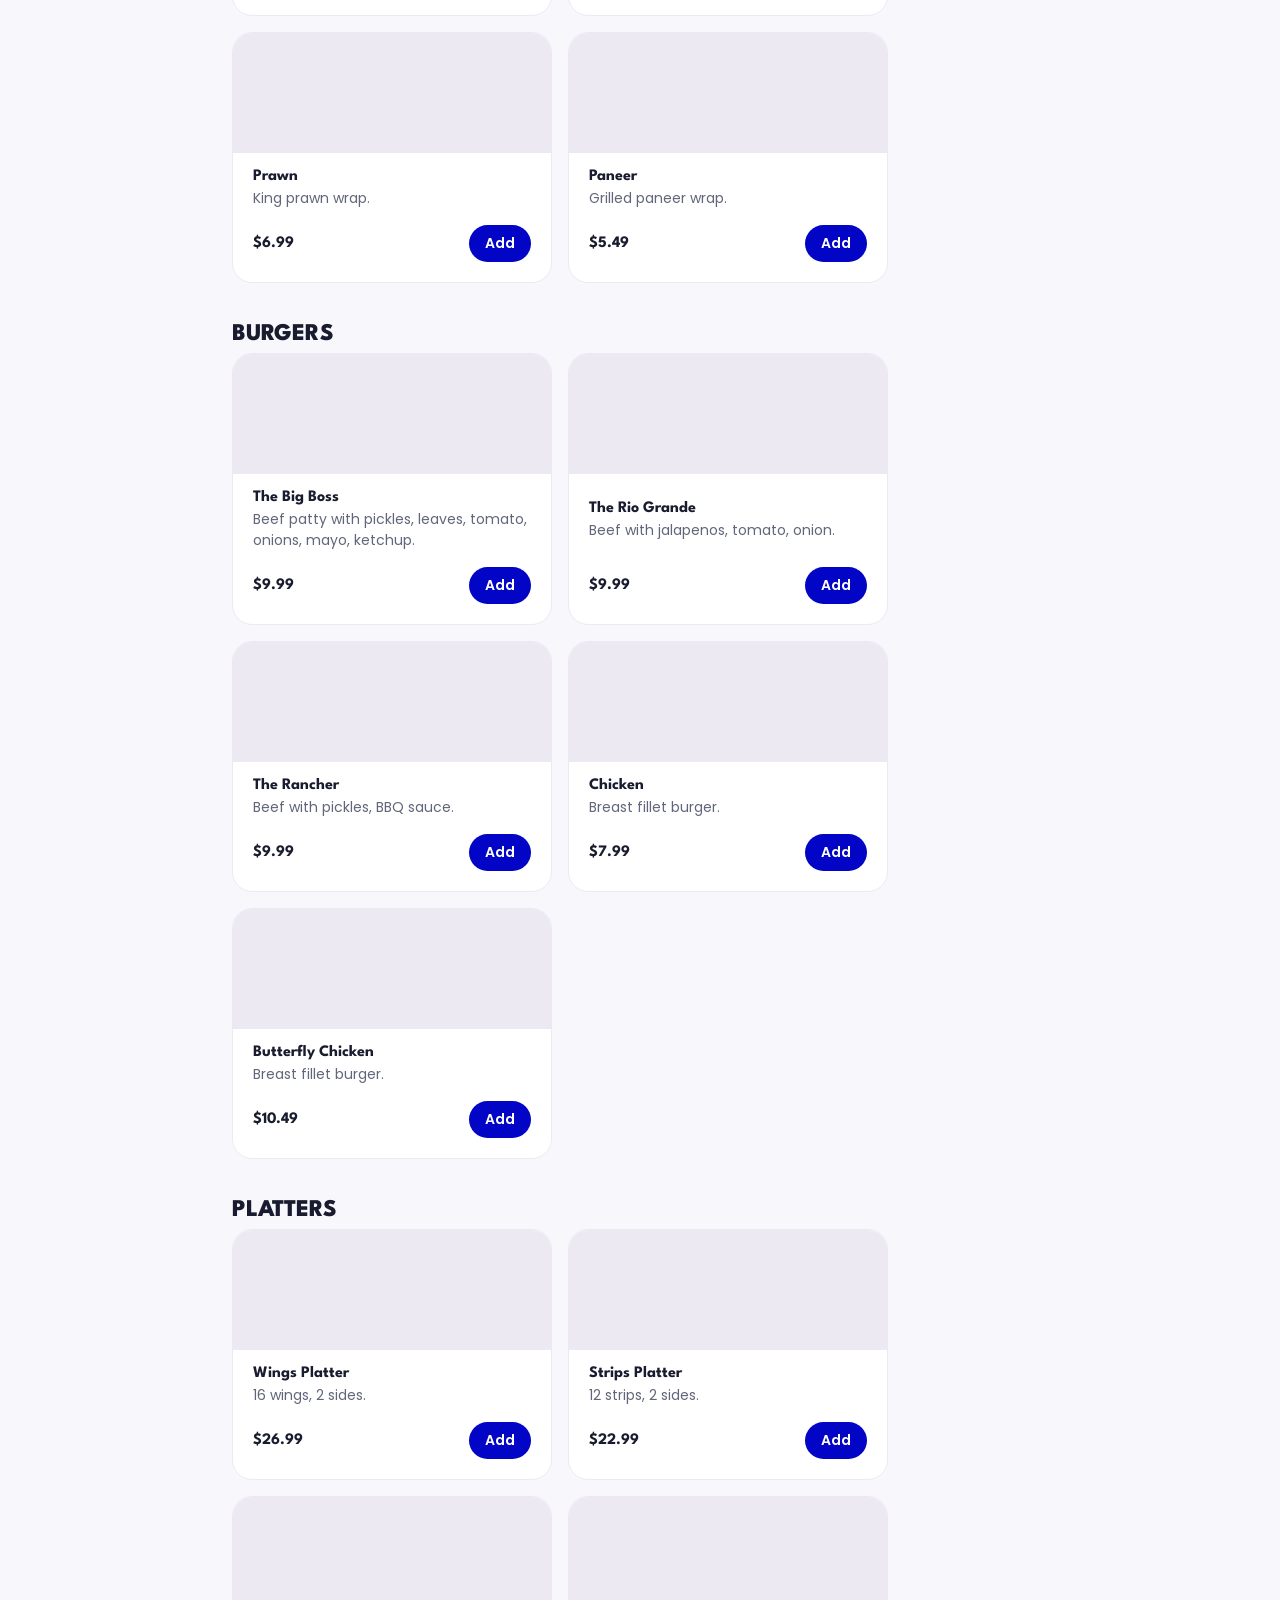
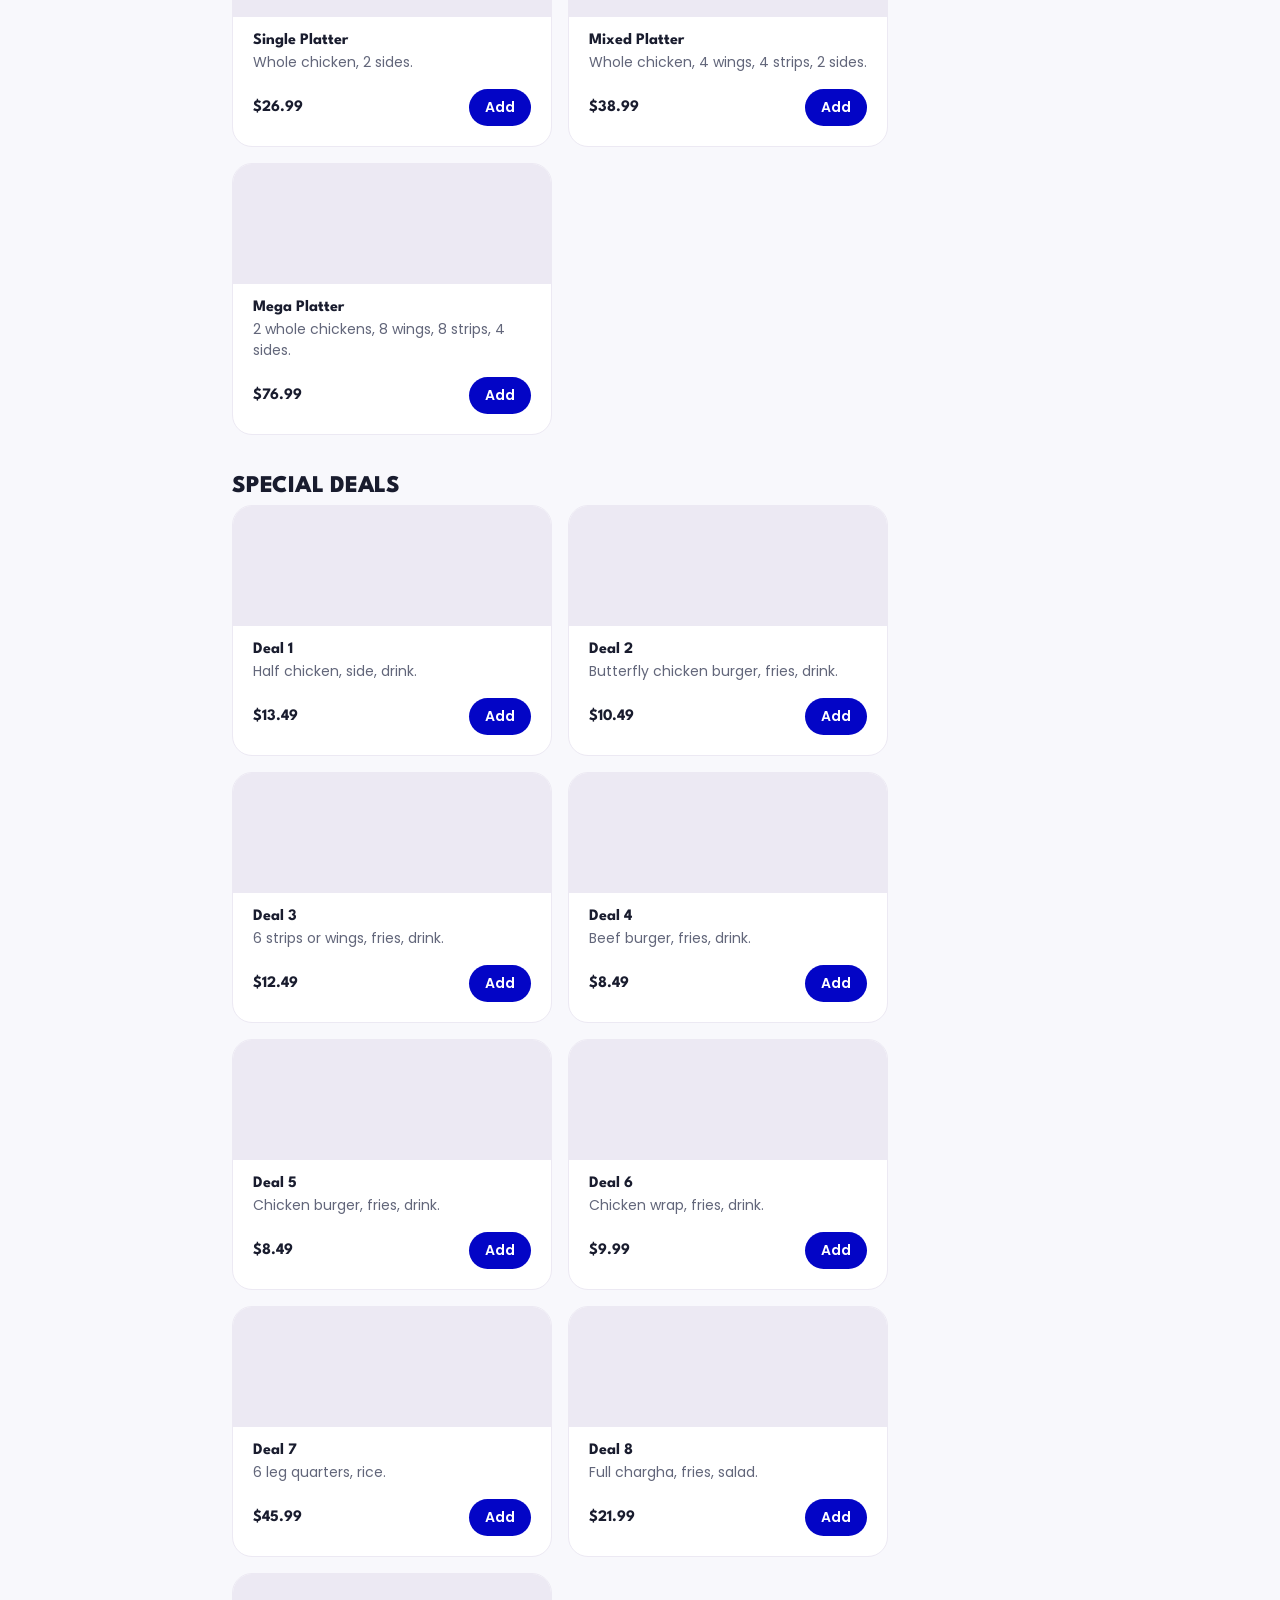
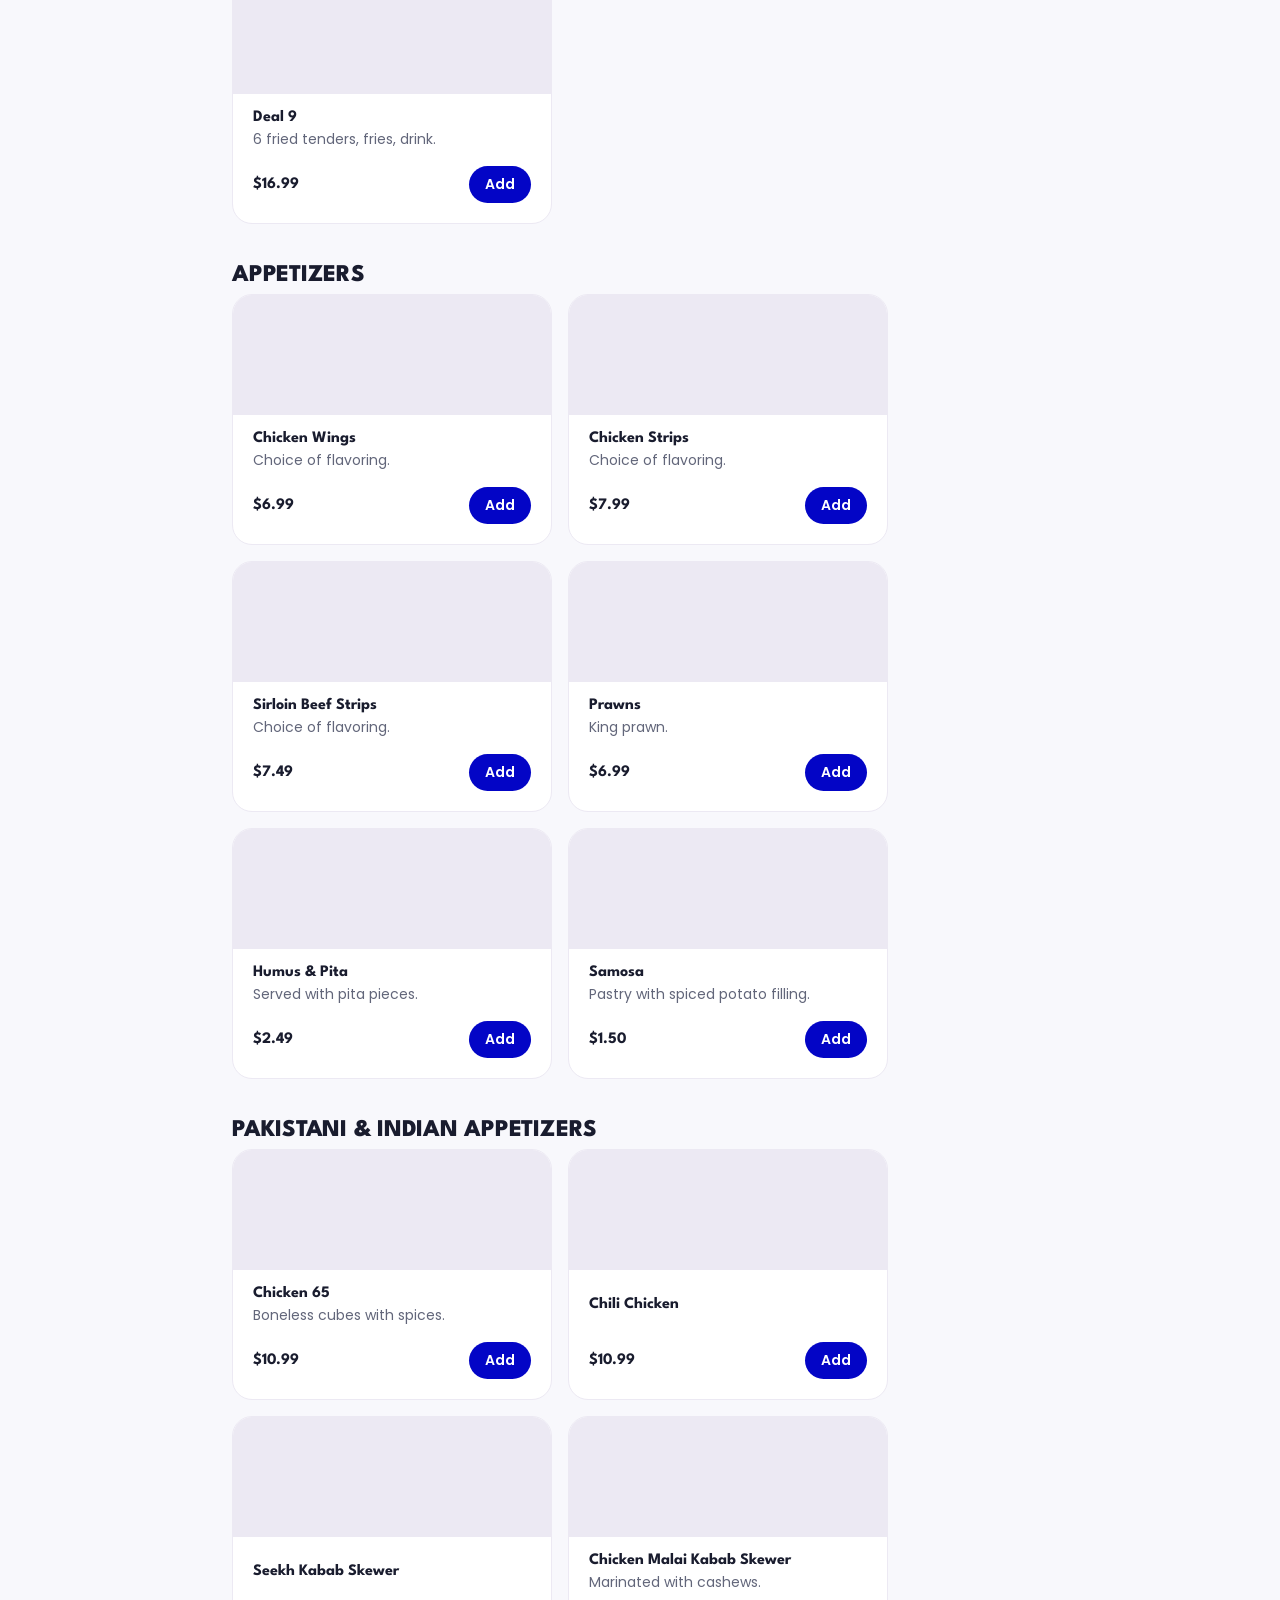
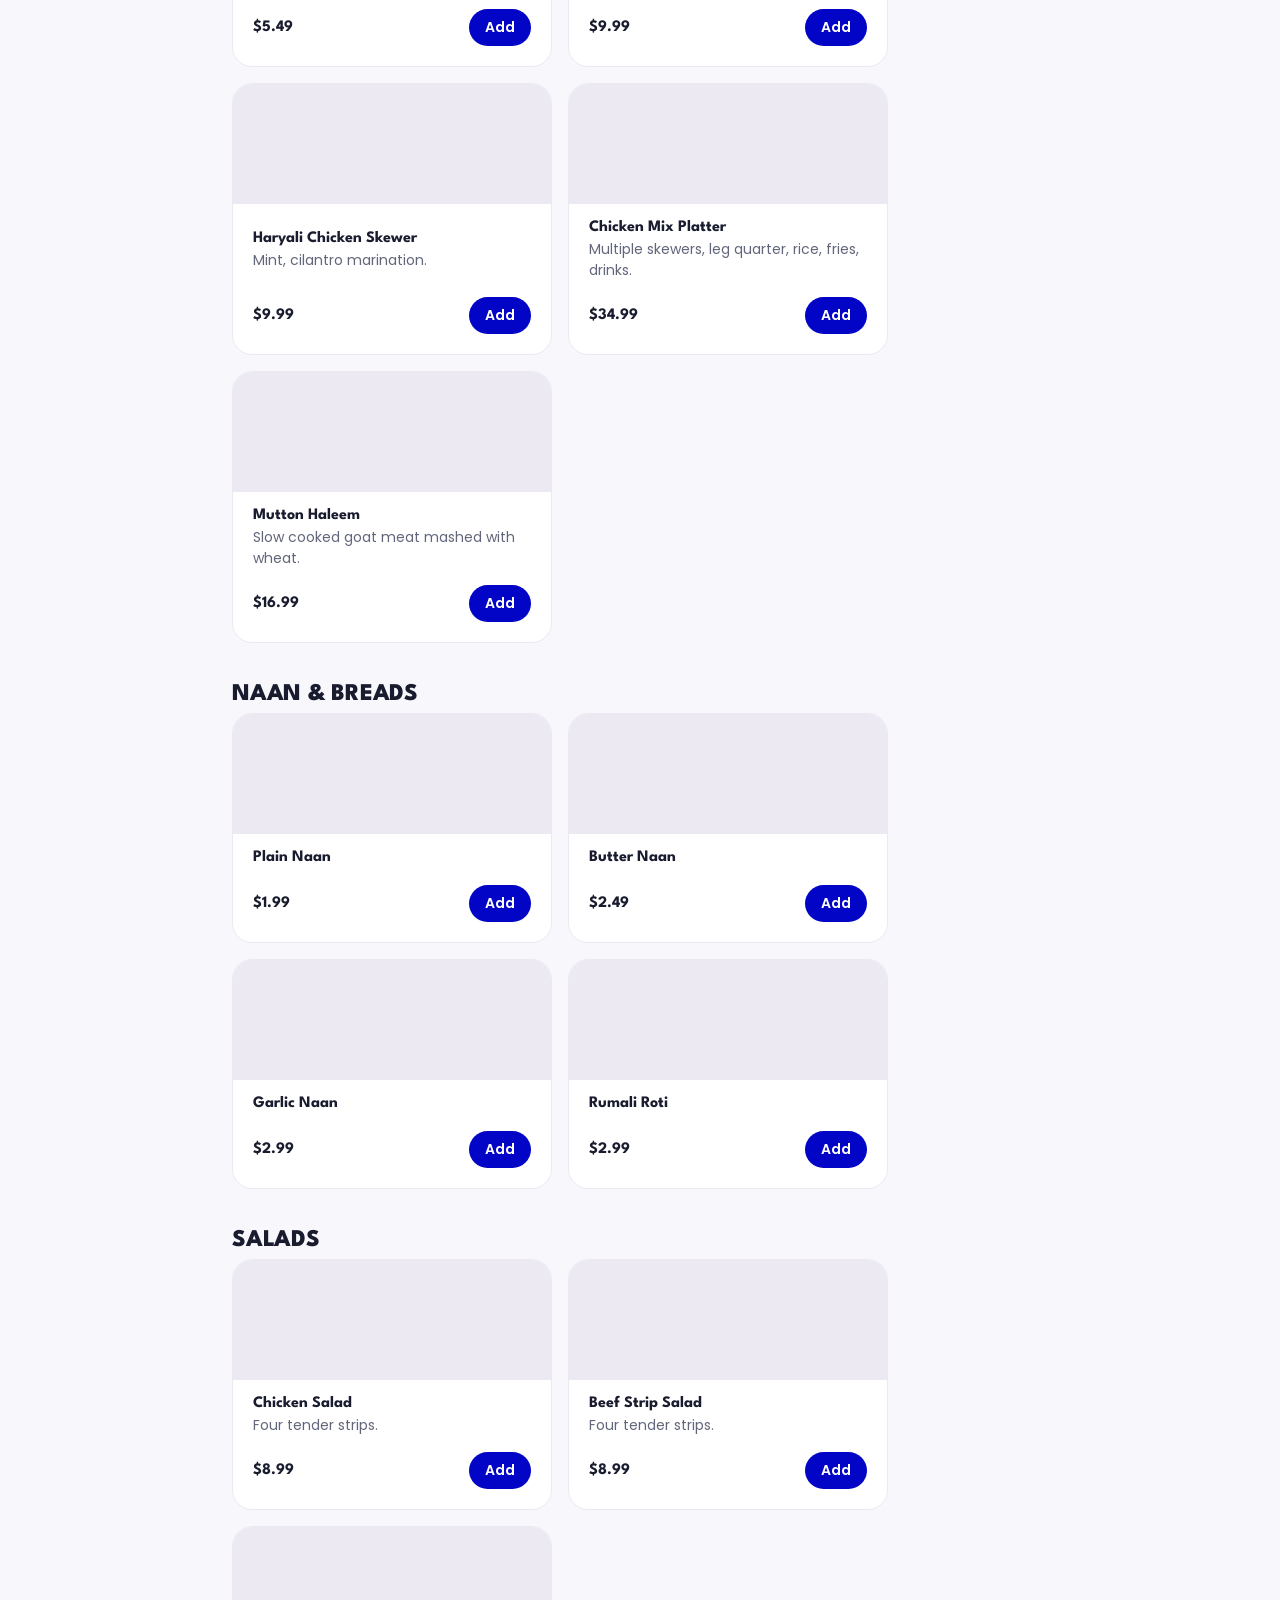
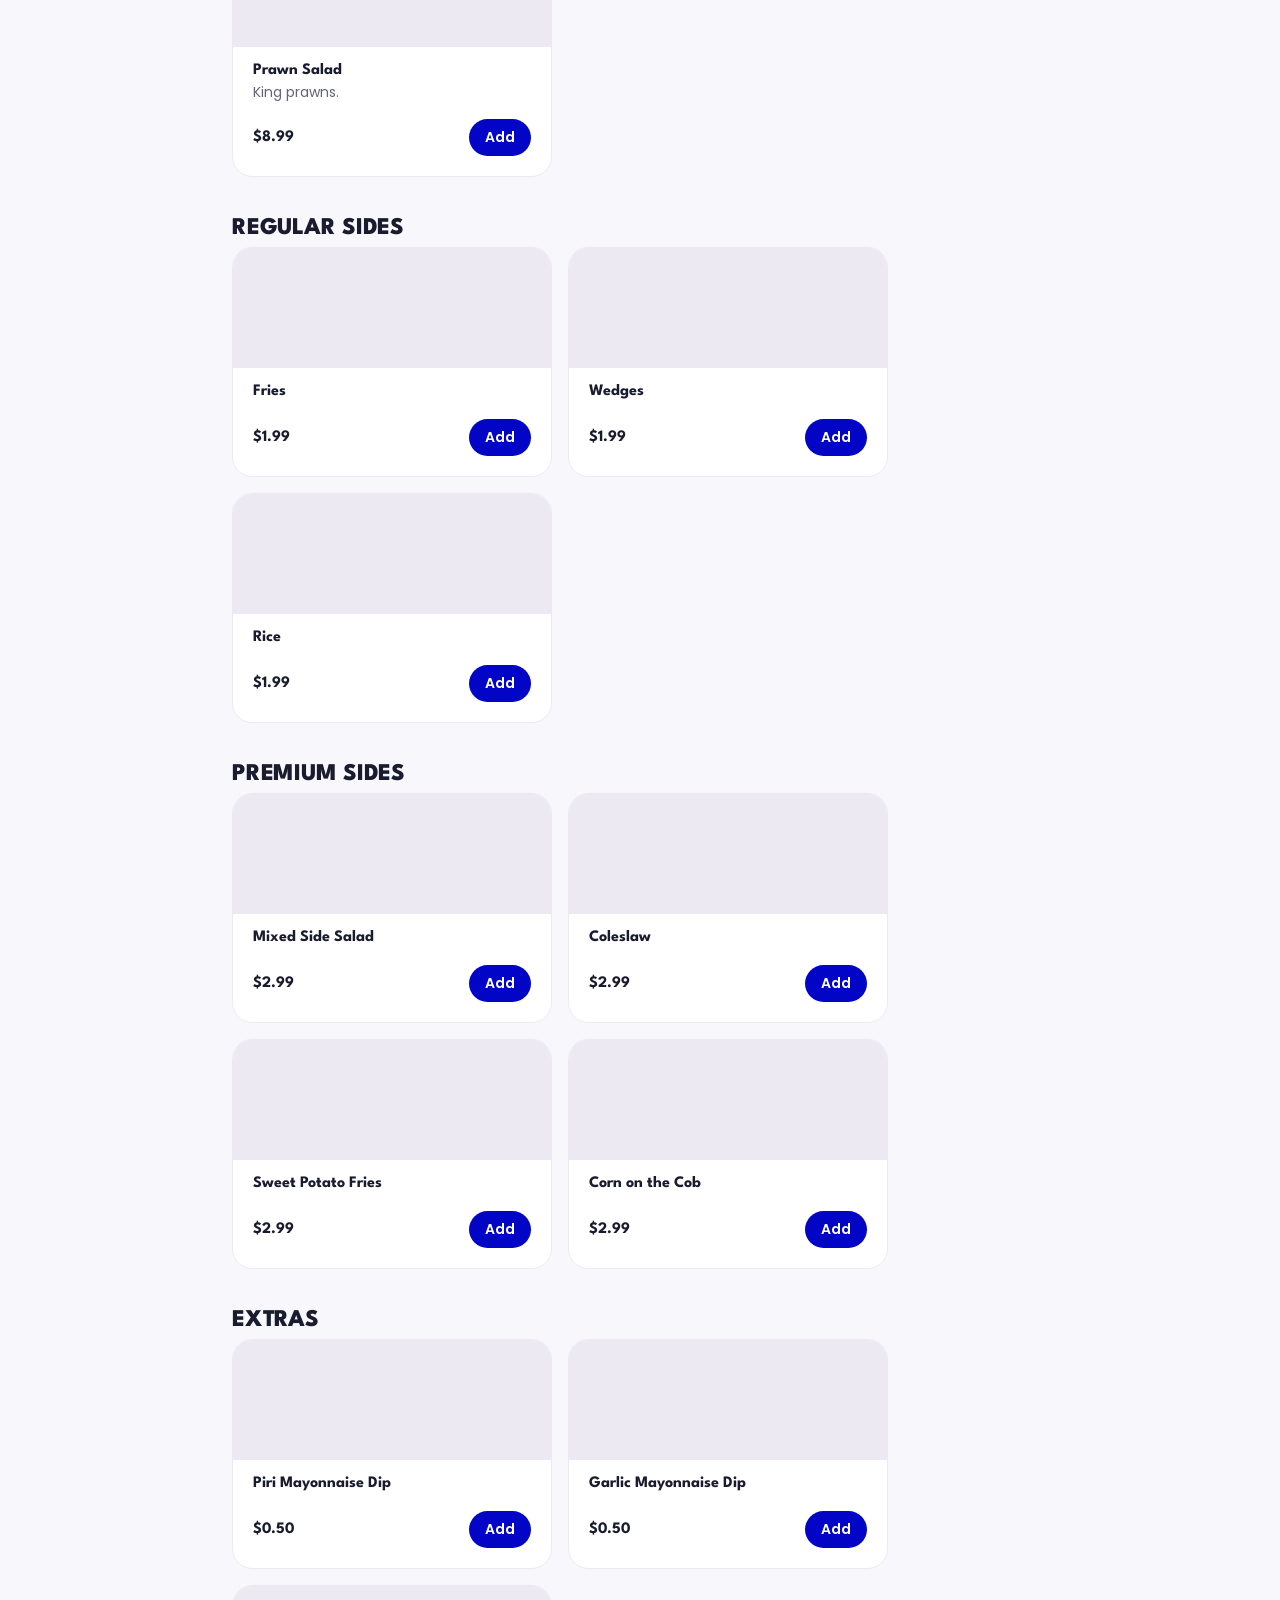
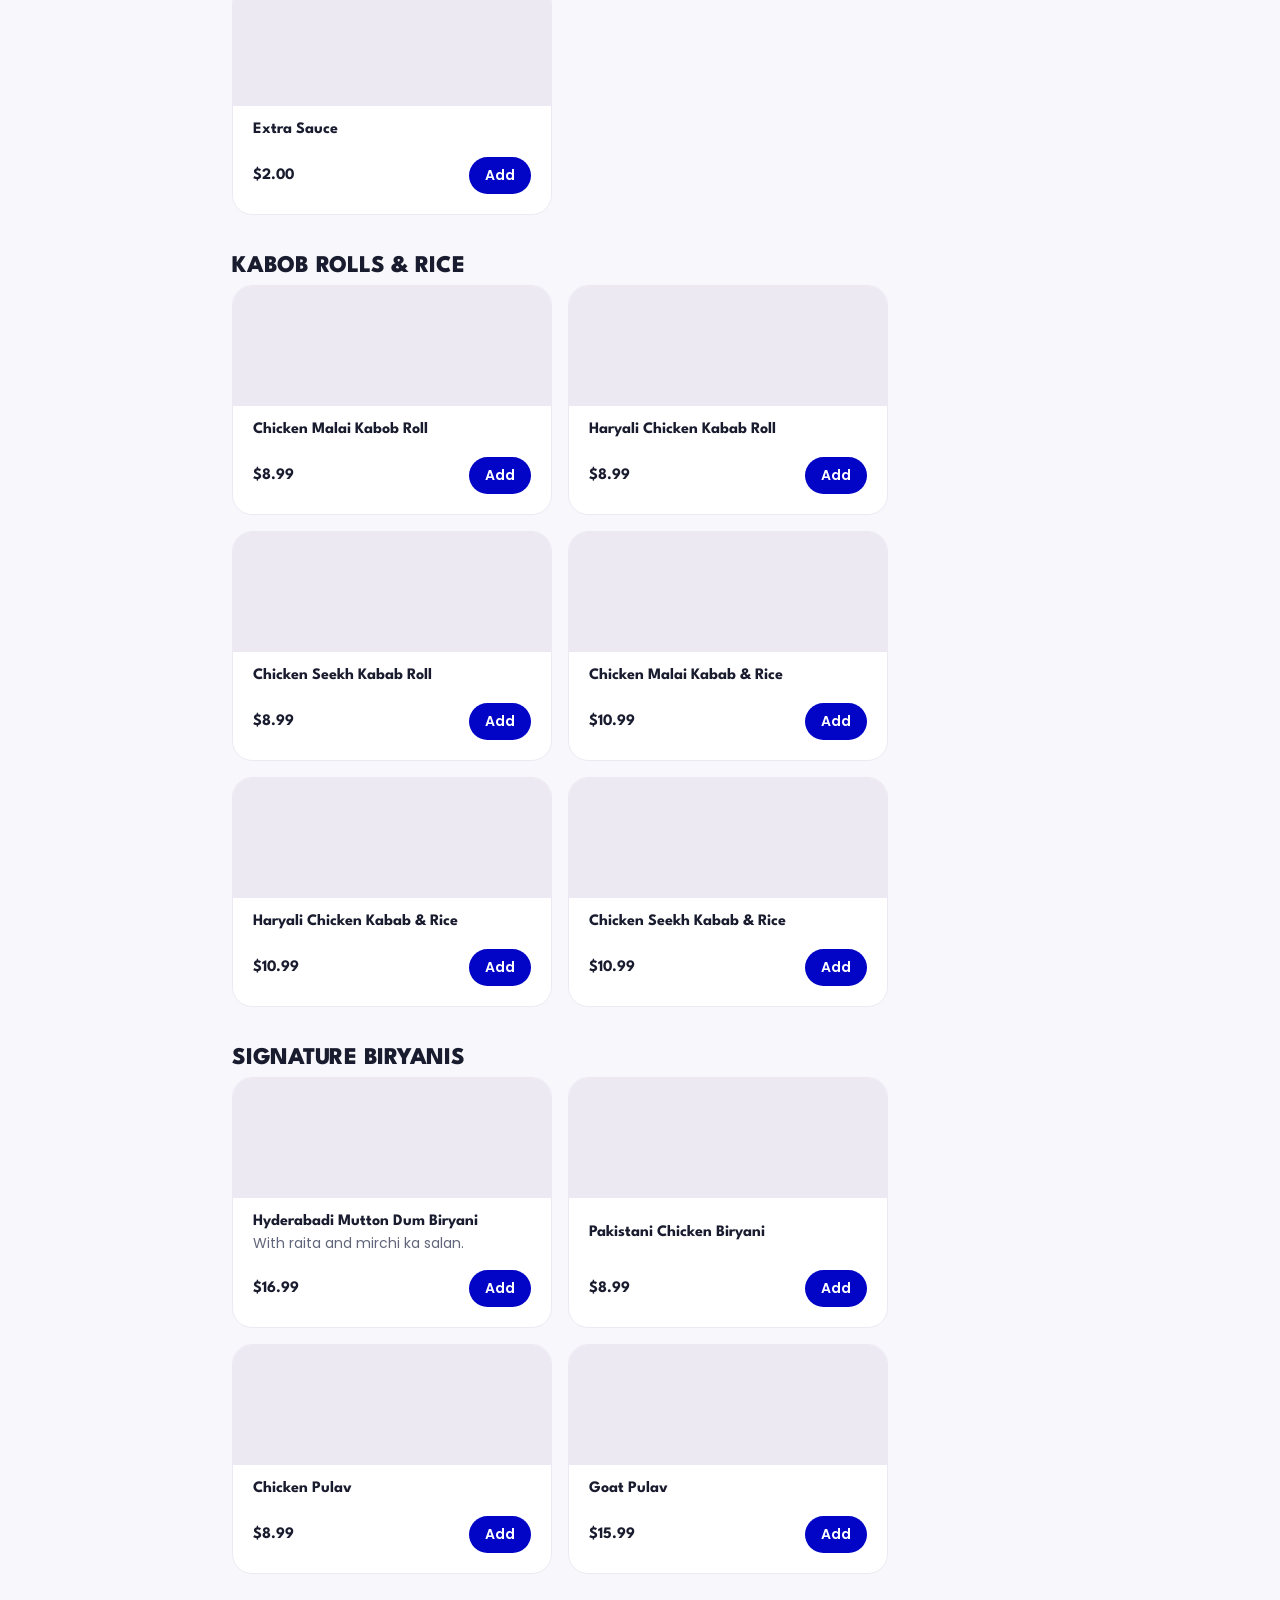
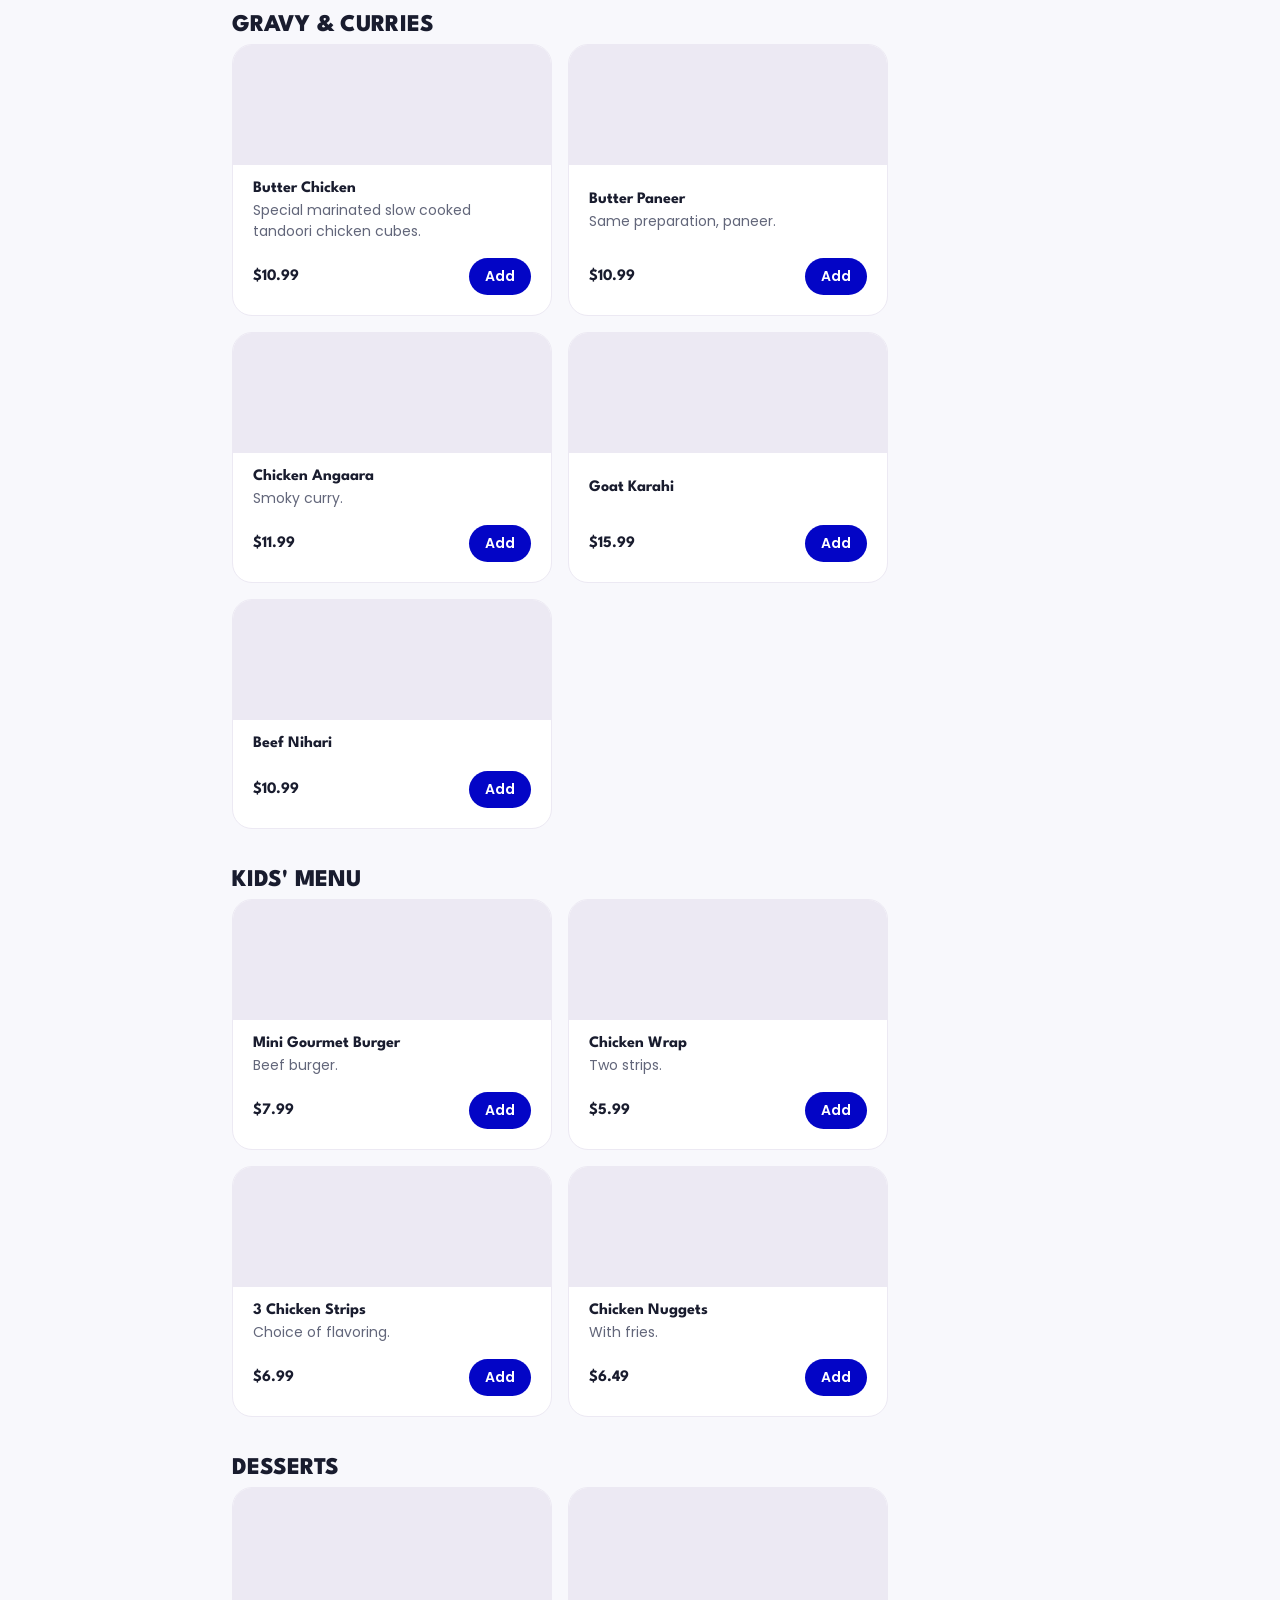
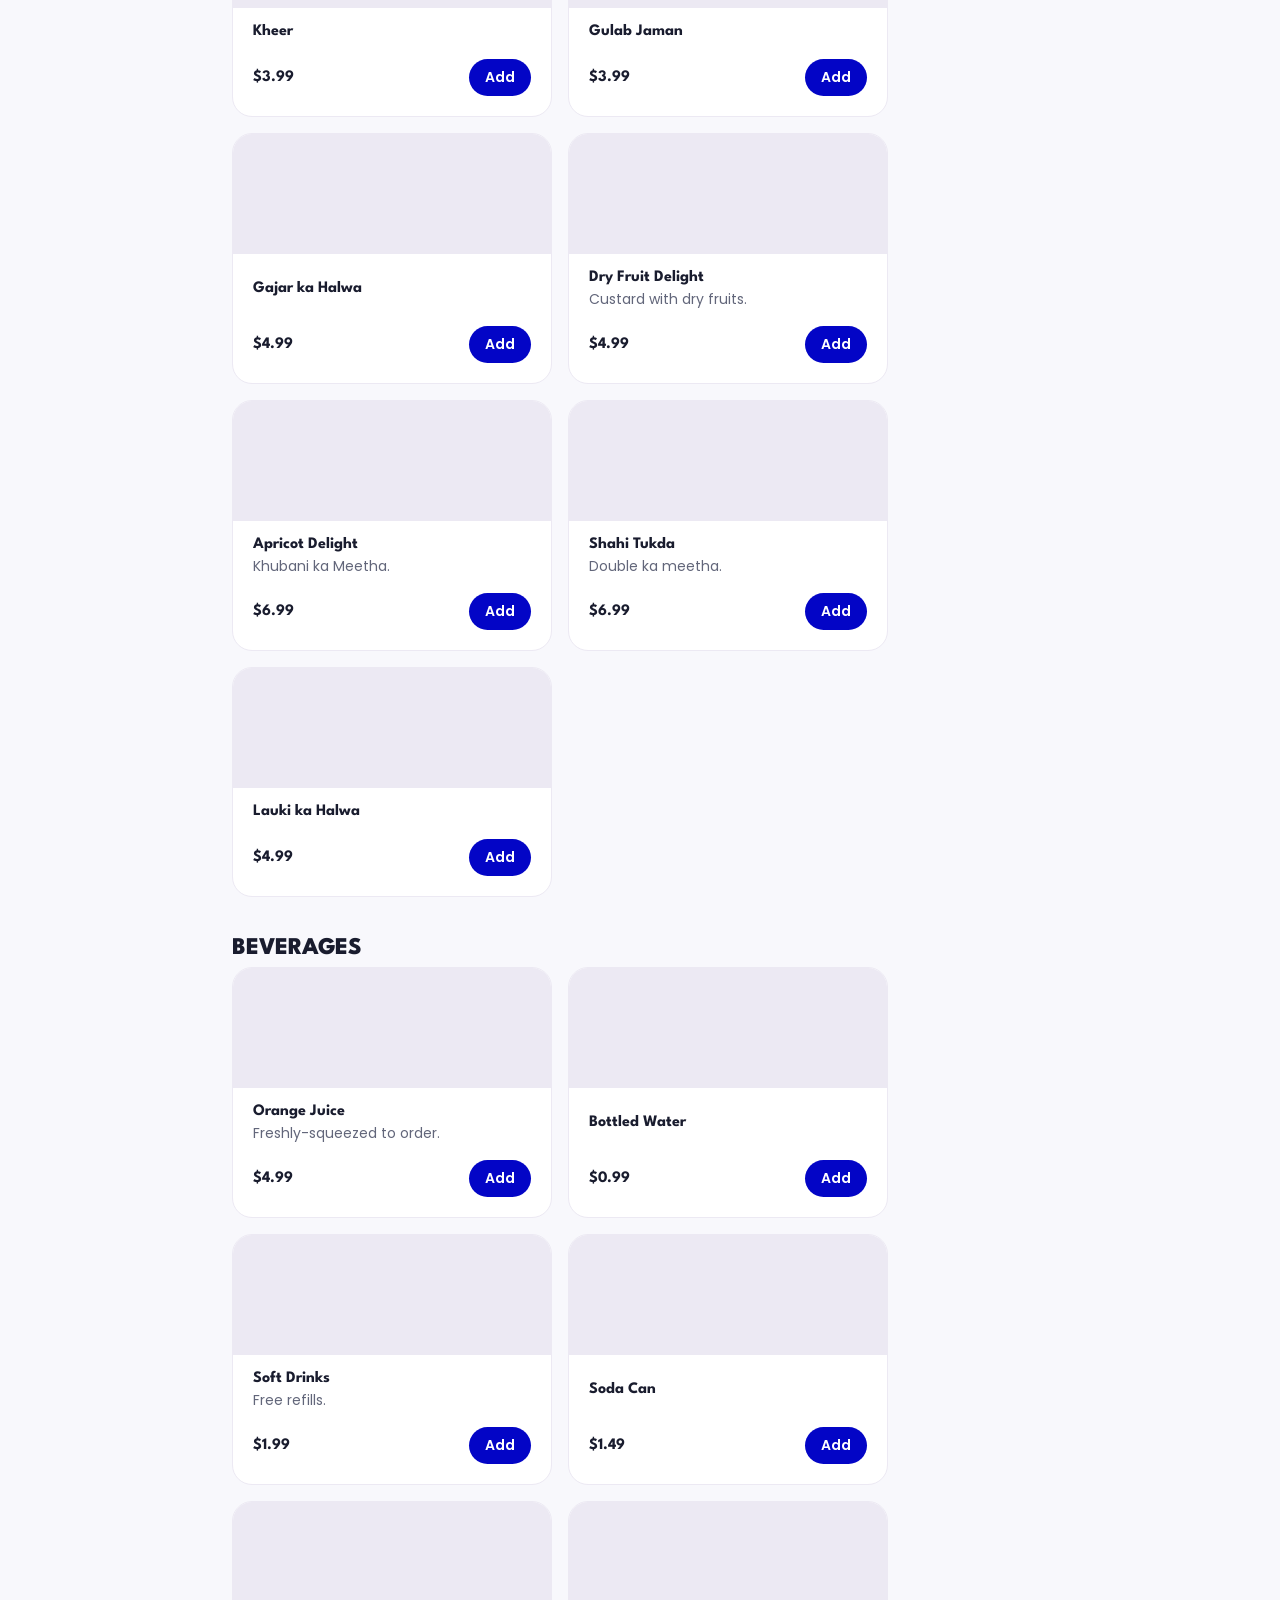
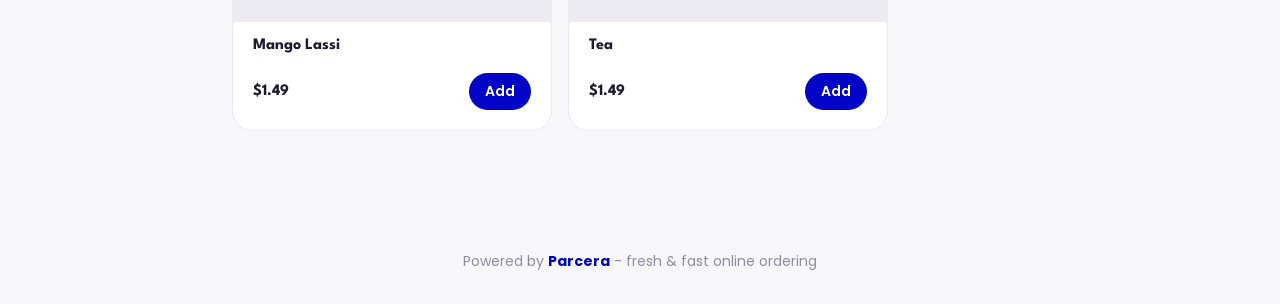
<file: storefront-menu.html>
<!DOCTYPE html>
<html lang="en">
<head>
<meta charset="UTF-8" />
<meta name="viewport" content="width=device-width, initial-scale=1.0" />
<title>Poblanos Piri Piri - Order Online</title>
<link rel="icon" href="assets/ParceraMark-Favicon (1).png" />
<link rel="stylesheet" href="css/variables.css" />
<link rel="stylesheet" href="css/base.css" />
<link rel="stylesheet" href="css/pages/storefront-menu.css" />
</head>
<body class="menu-body">

  <header class="menu-topbar">
    <a class="menu-topbar__back" href="storefront-directory.html">
      <svg viewBox="0 0 24 24" fill="none" stroke="currentColor" stroke-width="2" stroke-linecap="round" stroke-linejoin="round"><path d="m15 18-6-6 6-6"/></svg>
      Back
    </a>
    <span class="menu-topbar__active-category" id="menu-active-category"></span>

    <a class="menu-topbar__logo" href="storefront-directory.html">
      <img src="assets/Parcera-Logo-Horiz.png" alt="Parcera" />
    </a>

    <button class="menu-topbar__cart" id="header-cart-button" type="button" aria-label="View cart">
      <svg viewBox="0 0 24 24" fill="none" stroke="currentColor" stroke-width="1.8" stroke-linecap="round" stroke-linejoin="round"><path d="M6 8h12l1 12a2 2 0 0 1-2 2H7a2 2 0 0 1-2-2L6 8Z"/><path d="M9 8V6a3 3 0 0 1 6 0v2"/></svg>
      <span class="menu-topbar__cart-count is-hidden" id="header-cart-count">0</span>
    </button>
  </header>

  <div class="menu-hero" id="menu-hero"></div>

  <div class="menu-shell">
    <nav class="menu-rail" id="menu-rail" aria-label="Menu categories"></nav>

    <main class="menu-content-col">
      <div class="menu-search">
        <svg viewBox="0 0 24 24" width="18" height="18" fill="none" stroke="currentColor" stroke-width="2" stroke-linecap="round" stroke-linejoin="round"><circle cx="11" cy="11" r="7"/><path d="m21 21-4.3-4.3"/></svg>
        <input type="text" id="menu-search-input" placeholder="Search the menu..." autocomplete="off" />
      </div>
      <div class="menu-content" id="menu-content"></div>
      <p class="menu-no-results is-hidden" id="menu-no-results">No items match your search.</p>
    </main>

    <aside class="menu-cart" aria-label="Your order">
      <div class="cart-panel">
        <h2 class="cart-panel__title">Your Order</h2>

        <div class="cart-fulfillment">
          <button class="cart-fulfillment__opt" id="fulfillment-delivery" type="button" disabled>
            <span class="cart-fulfillment__label">Delivery</span>
            <span class="cart-fulfillment__meta">Unavailable</span>
          </button>
          <button class="cart-fulfillment__opt is-active" id="fulfillment-pickup" type="button">
            <span class="cart-fulfillment__label">Pickup</span>
            <span class="cart-fulfillment__meta">15 - 30 min</span>
          </button>
        </div>

        <div class="cart-location">
          <span class="cart-location__icon">
            <svg viewBox="0 0 24 24" fill="none" stroke="currentColor" stroke-width="2" stroke-linecap="round" stroke-linejoin="round"><path d="M3 9.5 12 3l9 6.5V21a1 1 0 0 1-1 1h-5v-7H9v7H4a1 1 0 0 1-1-1Z"/></svg>
          </span>
          <div class="cart-location__text">
            <span class="cart-location__name">Pickup Address</span>
            <span class="cart-location__address">3636 N Belt Line Rd, Irving, TX 75062</span>
          </div>
        </div>

        <div class="cart-timing">
          <span class="cart-timing__label">Pickup Time</span>
          <div class="cart-timing__toggle">
            <button class="cart-timing__opt is-active" id="timing-asap" type="button">ASAP</button>
            <button class="cart-timing__opt" id="timing-schedule" type="button">Schedule</button>
          </div>
          <div class="cart-timing__fields is-hidden" id="cart-timing-fields">
            <div class="select-field cart-timing__select">
              <select class="select-field__control" id="timing-date"></select>
              <span class="select-field__chevron"><svg viewBox="0 0 24 24" fill="none" stroke="currentColor" stroke-width="2" stroke-linecap="round" stroke-linejoin="round"><path d="m6 9 6 6 6-6"/></svg></span>
            </div>
            <div class="select-field cart-timing__select">
              <select class="select-field__control" id="timing-time"></select>
              <span class="select-field__chevron"><svg viewBox="0 0 24 24" fill="none" stroke="currentColor" stroke-width="2" stroke-linecap="round" stroke-linejoin="round"><path d="m6 9 6 6 6-6"/></svg></span>
            </div>
          </div>
        </div>

        <div class="cart-body" id="cart-body">
          <div class="cart-empty" id="cart-empty">
            <span class="cart-empty__mark">
              <svg viewBox="0 0 24 24" fill="none" stroke="currentColor" stroke-width="1.6" stroke-linecap="round" stroke-linejoin="round"><path d="M6 8h12l1 12a2 2 0 0 1-2 2H7a2 2 0 0 1-2-2L6 8Z"/><path d="M9 8V6a3 3 0 0 1 6 0v2"/></svg>
            </span>
            <span class="cart-empty__text">Your cart is empty</span>
          </div>
          <ul class="cart-items" id="cart-items"></ul>
        </div>

        <div class="cart-footer" id="cart-footer">
          <div class="cart-footer__row">
            <span>Subtotal</span>
            <span id="cart-subtotal">$0.00</span>
          </div>
          <button class="cart-checkout" id="cart-checkout" disabled>Checkout</button>
        </div>
      </div>
    </aside>
  </div>

  <footer class="menu-footer">
    Powered by <span class="menu-footer__brand">Parcera</span> - fresh &amp; fast online ordering
  </footer>

  <div class="mobile-cart-overlay" id="mobile-cart-overlay"></div>

  <div class="item-modal-overlay" id="item-modal-overlay">
    <div class="item-modal" role="dialog" aria-modal="true" aria-labelledby="item-modal-title">
      <button class="item-modal__close" id="item-modal-close" type="button" aria-label="Close">
        <svg viewBox="0 0 24 24" fill="none" stroke="currentColor" stroke-width="2" stroke-linecap="round" stroke-linejoin="round"><path d="M18 6 6 18"/><path d="m6 6 12 12"/></svg>
      </button>

      <div class="item-modal__photo" id="item-modal-photo"></div>

      <div class="item-modal__body">
        <h2 class="item-modal__title" id="item-modal-title"></h2>
        <p class="item-modal__desc" id="item-modal-desc"></p>

        <div class="item-modal__section" id="item-modal-size-section">
          <h3 class="item-modal__section-title" id="item-modal-size-label">Size</h3>
          <div class="item-modal__pills" id="item-modal-size-options"></div>
        </div>

        <div class="item-modal__section" id="item-modal-flavor-section">
          <h3 class="item-modal__section-title">Choose your flavor</h3>
          <div class="item-modal__pills" id="item-modal-flavor-options"></div>
        </div>

        <div class="item-modal__section" id="item-modal-remove-section">
          <h3 class="item-modal__section-title">Customize</h3>
          <div class="item-modal__checks" id="item-modal-remove-options"></div>
        </div>

        <div class="item-modal__section">
          <h3 class="item-modal__section-title">Add a note</h3>
          <textarea class="item-modal__notes" id="item-modal-notes" placeholder="e.g. extra sauce on the side, no ice, allergy info..." rows="3"></textarea>
        </div>
      </div>

      <div class="item-modal__footer">
        <div class="item-modal__qty">
          <button class="item-modal__qty-btn" id="item-modal-qty-dec" type="button" aria-label="Decrease quantity">-</button>
          <span class="item-modal__qty-value" id="item-modal-qty-value">1</span>
          <button class="item-modal__qty-btn" id="item-modal-qty-inc" type="button" aria-label="Increase quantity">+</button>
        </div>
        <button class="item-modal__add" id="item-modal-add" type="button">Add to cart - $0.00</button>
      </div>
    </div>
  </div>

  <div class="checkout-modal-overlay" id="checkout-modal-overlay">
    <div class="checkout-modal" role="dialog" aria-modal="true" aria-labelledby="checkout-modal-title">
      <div class="checkout-modal__header">
        <div>
          <span class="checkout-modal__eyebrow">Checkout</span>
          <h2 class="checkout-modal__title" id="checkout-modal-title">Poblanos Piri Piri</h2>
        </div>
        <button class="checkout-modal__close" id="checkout-modal-close" type="button" aria-label="Close">
          <svg viewBox="0 0 24 24" fill="none" stroke="currentColor" stroke-width="2" stroke-linecap="round" stroke-linejoin="round"><path d="M18 6 6 18"/><path d="m6 6 12 12"/></svg>
        </button>
      </div>

      <div class="checkout-modal__body">
        <section class="checkout-section">
          <h3 class="checkout-section__title">Details</h3>

          <div class="checkout-detail-row">
            <span class="checkout-detail-row__icon">
              <svg viewBox="0 0 24 24" fill="none" stroke="currentColor" stroke-width="2" stroke-linecap="round" stroke-linejoin="round"><path d="M3 9.5 12 3l9 6.5V21a1 1 0 0 1-1 1h-5v-7H9v7H4a1 1 0 0 1-1-1Z"/></svg>
            </span>
            <div class="checkout-detail-row__text">
              <span class="checkout-detail-row__title" id="checkout-summary-timing">Pick Up &middot; ASAP (15 - 30 min)</span>
              <span class="checkout-detail-row__subtitle">3636 N Belt Line Rd, Irving, TX 75062</span>
            </div>
            <button class="checkout-detail-row__edit" id="checkout-edit-timing" type="button">Edit</button>
          </div>

          <div class="checkout-inline-edit is-hidden" id="checkout-timing-edit">
            <div class="cart-timing__toggle">
              <button class="cart-timing__opt is-active" id="checkout-timing-asap" type="button">ASAP</button>
              <button class="cart-timing__opt" id="checkout-timing-schedule" type="button">Schedule</button>
            </div>
            <div class="cart-timing__fields is-hidden" id="checkout-timing-fields">
              <div class="select-field cart-timing__select">
                <select class="select-field__control" id="checkout-timing-date"></select>
                <span class="select-field__chevron"><svg viewBox="0 0 24 24" fill="none" stroke="currentColor" stroke-width="2" stroke-linecap="round" stroke-linejoin="round"><path d="m6 9 6 6 6-6"/></svg></span>
              </div>
              <div class="select-field cart-timing__select">
                <select class="select-field__control" id="checkout-timing-time"></select>
                <span class="select-field__chevron"><svg viewBox="0 0 24 24" fill="none" stroke="currentColor" stroke-width="2" stroke-linecap="round" stroke-linejoin="round"><path d="m6 9 6 6 6-6"/></svg></span>
              </div>
            </div>
          </div>

          <div class="checkout-detail-row">
            <span class="checkout-detail-row__icon">
              <svg viewBox="0 0 24 24" fill="none" stroke="currentColor" stroke-width="2" stroke-linecap="round" stroke-linejoin="round"><path d="M20 21a8 8 0 0 0-16 0"/><circle cx="12" cy="7" r="4"/></svg>
            </span>
            <div class="checkout-detail-row__text">
              <span class="checkout-detail-row__title" id="checkout-summary-instructions">I'll come inside</span>
              <span class="checkout-detail-row__subtitle" id="checkout-instructions-preview">+ Pickup instructions</span>
            </div>
            <button class="checkout-detail-row__edit" id="checkout-edit-instructions" type="button">Edit</button>
          </div>

          <div class="checkout-inline-edit is-hidden" id="checkout-instructions-edit">
            <textarea class="checkout-instructions-input" id="checkout-instructions-input" rows="2" placeholder="e.g. call on arrival, park in the back..."></textarea>
          </div>

          <label class="checkout-switch-row">
            <span>Include napkins and utensils</span>
            <span class="checkout-switch">
              <input type="checkbox" id="checkout-napkins" />
              <span class="checkout-switch__track"></span>
            </span>
          </label>
        </section>

        <section class="checkout-section">
          <h3 class="checkout-section__title">Contact</h3>
          <div class="checkout-field-grid">
            <label class="checkout-field">
              <span>First name</span>
              <input type="text" id="checkout-first-name" placeholder="First name" />
            </label>
            <label class="checkout-field">
              <span>Last name</span>
              <input type="text" id="checkout-last-name" placeholder="Last name" />
            </label>
            <label class="checkout-field">
              <span>Email address</span>
              <input type="email" id="checkout-email" placeholder="Email address" />
            </label>
            <label class="checkout-field">
              <span>Mobile phone number</span>
              <input type="tel" id="checkout-phone" placeholder="Mobile phone number" />
            </label>
          </div>

          <label class="checkout-switch-row">
            <span>Psst&hellip; Want secret deals? Opt in for texts.</span>
            <span class="checkout-switch">
              <input type="checkbox" id="checkout-sms-optin" />
              <span class="checkout-switch__track"></span>
            </span>
          </label>
          <p class="checkout-legal">
            By opting in, you agree that Parcera may send marketing texts to the mobile number provided. Consent is not
            required to complete a purchase. Message and data rates may apply.
          </p>
        </section>

        <section class="checkout-section">
          <h3 class="checkout-section__title">Payment</h3>

          <label class="checkout-payment-opt">
            <input type="radio" name="checkout-payment" id="checkout-payment-card" checked />
            <span class="checkout-payment-opt__icon">
              <svg viewBox="0 0 24 24" fill="none" stroke="currentColor" stroke-width="2" stroke-linecap="round" stroke-linejoin="round"><rect x="2" y="5" width="20" height="14" rx="2"/><path d="M2 10h20"/></svg>
            </span>
            <span class="checkout-payment-opt__label">Credit/Debit Card</span>
            <span class="checkout-payment-opt__secure">
              <svg viewBox="0 0 24 24" fill="none" stroke="currentColor" stroke-width="2" stroke-linecap="round" stroke-linejoin="round"><rect x="4" y="10" width="16" height="10" rx="2"/><path d="M8 10V7a4 4 0 0 1 8 0v3"/></svg>
              Secure
            </span>
          </label>

          <div class="checkout-field-grid" id="checkout-card-fields">
            <label class="checkout-field">
              <span>Card number</span>
              <input type="text" id="checkout-card-number" placeholder="Card number" inputmode="numeric" autocomplete="off" />
            </label>
            <label class="checkout-field">
              <span>Expiry date</span>
              <input type="text" id="checkout-card-expiry" placeholder="MM/YY" autocomplete="off" />
            </label>
            <label class="checkout-field">
              <span>CVV number</span>
              <input type="text" id="checkout-card-cvv" placeholder="CVV" autocomplete="off" />
            </label>
            <label class="checkout-field">
              <span>ZIP code</span>
              <input type="text" id="checkout-card-zip" placeholder="ZIP code" autocomplete="off" />
            </label>
          </div>

          <label class="checkout-payment-opt">
            <input type="radio" name="checkout-payment" id="checkout-payment-paypal" />
            <span class="checkout-payment-opt__icon checkout-payment-opt__icon--paypal">P</span>
            <span class="checkout-payment-opt__label">PayPal</span>
          </label>

          <button class="checkout-promo-toggle" id="checkout-promo-toggle" type="button">
            <svg viewBox="0 0 24 24" fill="none" stroke="currentColor" stroke-width="2" stroke-linecap="round" stroke-linejoin="round"><path d="m20.59 13.41-7.17 7.17a2 2 0 0 1-2.83 0L2 12V2h10l8.59 8.59a2 2 0 0 1 0 2.82Z"/><circle cx="7" cy="7" r="1.5"/></svg>
            Add promo code
          </button>
          <div class="checkout-promo-field is-hidden" id="checkout-promo-field">
            <input type="text" id="checkout-promo-input" placeholder="Promo code" />
            <button type="button" id="checkout-promo-apply">Apply</button>
          </div>
        </section>

        <section class="checkout-section">
          <h3 class="checkout-section__title">Your Items</h3>
          <ul class="checkout-items" id="checkout-items"></ul>
        </section>
      </div>

      <div class="checkout-modal__footer">
        <div class="checkout-summary" id="checkout-summary">
          <div class="checkout-summary__row">
            <span>Subtotal</span>
            <span id="checkout-subtotal">$0.00</span>
          </div>
          <div class="checkout-summary__row">
            <span>Estimated Tax</span>
            <span id="checkout-tax">$0.00</span>
          </div>
          <div class="checkout-summary__row">
            <span>Service Fee</span>
            <span id="checkout-service-fee">$0.00</span>
          </div>
          <div class="checkout-summary__row checkout-summary__row--discount is-hidden" id="checkout-discount-row">
            <span>5% Discount</span>
            <span id="checkout-discount">$0.00</span>
          </div>

          <div class="checkout-tip">
            <span class="checkout-tip__label">Tip <span class="checkout-tip__hint">100% goes to the restaurant's workers</span></span>
            <div class="checkout-tip__opts" id="checkout-tip-opts">
              <button type="button" class="checkout-tip__opt is-active" data-tip="0">None</button>
              <button type="button" class="checkout-tip__opt" data-tip="0.05">5%</button>
              <button type="button" class="checkout-tip__opt" data-tip="0.10">10%</button>
              <button type="button" class="checkout-tip__opt" data-tip="0.15">15%</button>
              <button type="button" class="checkout-tip__opt" data-tip="other">Other</button>
            </div>
            <input type="text" class="checkout-tip__custom is-hidden" id="checkout-tip-custom" placeholder="Custom tip amount" inputmode="decimal" />
          </div>

          <div class="checkout-summary__row checkout-summary__row--total">
            <span>Total</span>
            <span id="checkout-total">$0.00</span>
          </div>
        </div>

        <button class="checkout-place-order" id="checkout-place-order" type="button">Place Order</button>
      </div>

      <div class="checkout-success is-hidden" id="checkout-success">
        <span class="checkout-success__icon">
          <svg viewBox="0 0 24 24" fill="none" stroke="currentColor" stroke-width="2" stroke-linecap="round" stroke-linejoin="round"><path d="M20 6 9 17l-5-5"/></svg>
        </span>
        <h3>Order placed!</h3>
        <p>This is a prototype, no real order or payment was submitted.</p>
        <button class="checkout-success__done" id="checkout-success-done" type="button">Done</button>
      </div>
    </div>
  </div>

  <script type="module" src="js/pages/storefrontMenu.js"></script>
</body>
</html>
</file>
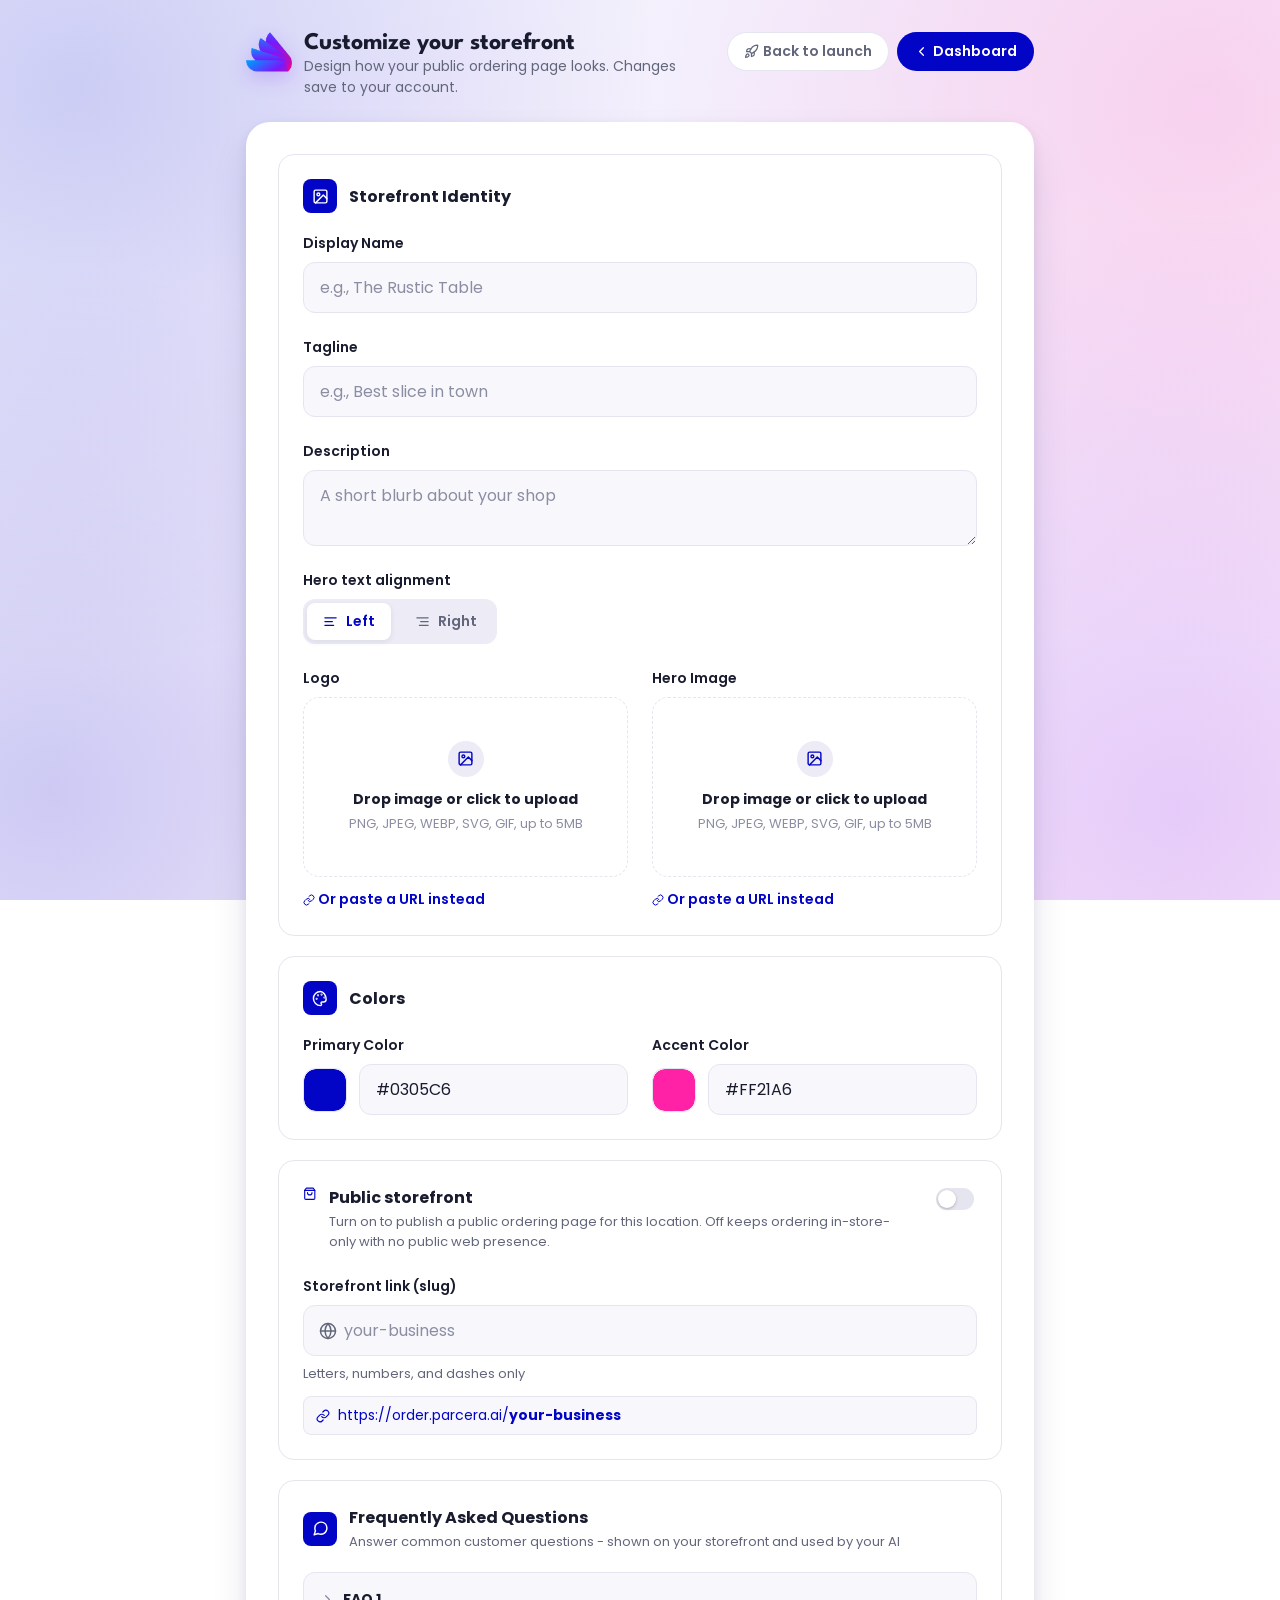
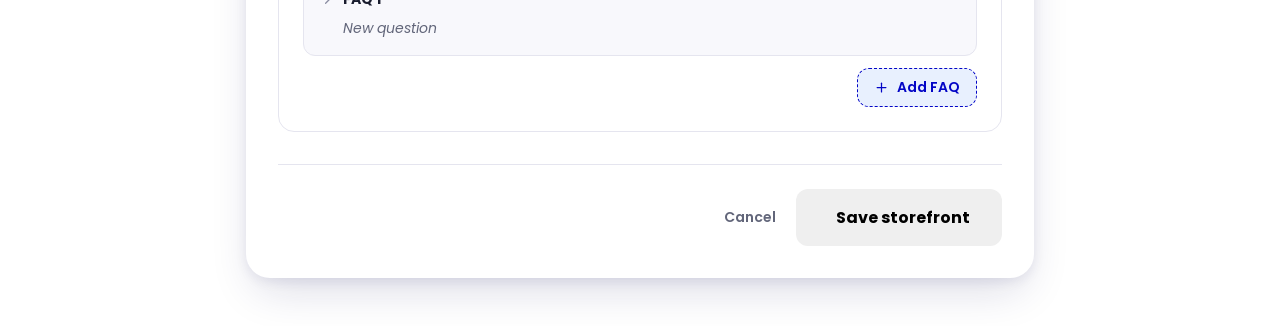
<file: storefront.html>
<!DOCTYPE html>
<html lang="en">
<head>
  <meta charset="UTF-8" />
  <meta name="viewport" content="width=device-width, initial-scale=1.0" />
  <title>Customize your storefront · Parcera</title>
  <link rel="icon" type="image/png" href="assets/ParceraMark-Favicon (1).png" />

  <link rel="stylesheet" href="css/variables.css" />
  <link rel="stylesheet" href="css/base.css" />
  <link rel="stylesheet" href="css/layout.css" />
  <link rel="stylesheet" href="css/components/card.css" />
  <link rel="stylesheet" href="css/components/inputs.css" />
  <link rel="stylesheet" href="css/components/buttons.css" />
  <link rel="stylesheet" href="css/components/toggle.css" />
  <link rel="stylesheet" href="css/components/custom-select.css" />
  <link rel="stylesheet" href="css/components/wizard-form.css" />
  <link rel="stylesheet" href="css/components/wizard-branding.css" />
  <link rel="stylesheet" href="css/pages/onboarding.css" />
  <link rel="stylesheet" href="css/pages/storefront.css" />
  <noscript><style>body{opacity:1 !important;}</style></noscript>
</head>
<body>

  <main class="storefront-page">

    <!-- Page header: logo, title, and a back-to-dashboard link -->
    <header class="storefront-header">
      <div class="storefront-header__brand">
        <img class="storefront-header__logo" src="assets/ParceraMark-Original.png" alt="Parcera" />
        <div>
          <h1 class="storefront-header__title">Customize your storefront</h1>
          <p class="storefront-header__subtitle">Design how your public ordering page looks. Changes save to your account.</p>
        </div>
      </div>
      <nav class="storefront-header__nav" aria-label="Leave storefront">
        <a href="onboarding.html?view=launched" class="storefront-header__back">
          <span id="icon-back-launch"></span> Back to launch
        </a>
        <a href="merchant-portal.html" class="storefront-header__back storefront-header__back--primary">
          <span id="icon-back"></span> Dashboard
        </a>
      </nav>
    </header>

    <!-- The white working card that hosts all branding sections -->
    <section class="storefront-panel">

      <!-- Storefront identity -->
      <div class="wizard-section">
        <div class="wizard-section__header">
          <span class="wizard-section__icon" id="icon-storefront-identity"></span>
          <div class="wizard-section__heading">Storefront Identity</div>
        </div>

        <div class="field-group" style="margin-top: 0;">
          <label class="field-group__label" for="input-display-name">Display Name</label>
          <div class="input-field">
            <input class="input-field__control" style="padding-left: var(--space-4);" type="text" id="input-display-name" placeholder="e.g., The Rustic Table" />
          </div>
        </div>

        <div class="field-group">
          <label class="field-group__label" for="input-tagline">Tagline</label>
          <div class="input-field">
            <input class="input-field__control" style="padding-left: var(--space-4);" type="text" id="input-tagline" placeholder="e.g., Best slice in town" />
          </div>
        </div>

        <div class="field-group">
          <label class="field-group__label" for="input-description">Description</label>
          <div class="input-field">
            <textarea class="input-field__control" style="padding-left: var(--space-4); resize: vertical; min-height: 72px;" id="input-description" placeholder="A short blurb about your shop"></textarea>
          </div>
        </div>

        <div class="field-group">
          <label class="field-group__label">Hero text alignment</label>
          <div class="align-toggle">
            <button type="button" class="align-toggle__option is-active" id="btn-align-left" data-align="left">
              <span id="icon-align-left"></span> Left
            </button>
            <button type="button" class="align-toggle__option" id="btn-align-right" data-align="right">
              <span id="icon-align-right"></span> Right
            </button>
          </div>
        </div>

        <div class="field-group">
          <div class="dropzone-grid">
            <div>
              <label class="field-group__label">Logo</label>
              <div class="dropzone" id="dropzone-logo">
                <span class="dropzone__icon" id="icon-dropzone-logo"></span>
                <div class="dropzone__title">Drop image or click to upload</div>
                <div class="dropzone__hint">PNG, JPEG, WEBP, SVG, GIF, up to 5MB</div>
              </div>
              <button type="button" class="dropzone-url-link" id="link-logo-url">
                <span id="icon-link-logo" style="display:inline-flex; vertical-align:-2px; width:12px; height:12px;"></span> Or paste a URL instead
              </button>
              <input class="input-field__control is-hidden" style="margin-top: var(--space-2);" type="url" id="input-logo-url" placeholder="https://example.com/logo.png" />
            </div>
            <div>
              <label class="field-group__label">Hero Image</label>
              <div class="dropzone" id="dropzone-hero">
                <span class="dropzone__icon" id="icon-dropzone-hero"></span>
                <div class="dropzone__title">Drop image or click to upload</div>
                <div class="dropzone__hint">PNG, JPEG, WEBP, SVG, GIF, up to 5MB</div>
              </div>
              <button type="button" class="dropzone-url-link" id="link-hero-url">
                <span id="icon-link-hero" style="display:inline-flex; vertical-align:-2px; width:12px; height:12px;"></span> Or paste a URL instead
              </button>
              <input class="input-field__control is-hidden" style="margin-top: var(--space-2);" type="url" id="input-hero-url" placeholder="https://example.com/hero.jpg" />
            </div>
          </div>
        </div>
      </div>

      <!-- Colors -->
      <div class="wizard-section" style="margin-top: var(--space-5);">
        <div class="wizard-section__header">
          <span class="wizard-section__icon" id="icon-colors"></span>
          <div class="wizard-section__heading">Colors</div>
        </div>
        <div class="color-fields">
          <div>
            <label class="field-group__label">Primary Color</label>
            <div class="color-field">
              <input type="color" class="color-field__swatch" id="input-primary-color-swatch" value="#0305c6" />
              <div class="input-field">
                <input class="input-field__control" style="padding-left: var(--space-4);" type="text" id="input-primary-color-hex" value="#0305C6" />
              </div>
            </div>
          </div>
          <div>
            <label class="field-group__label">Accent Color</label>
            <div class="color-field">
              <input type="color" class="color-field__swatch" id="input-accent-color-swatch" value="#ff21a6" />
              <div class="input-field">
                <input class="input-field__control" style="padding-left: var(--space-4);" type="text" id="input-accent-color-hex" value="#FF21A6" />
              </div>
            </div>
          </div>
        </div>
      </div>

      <!-- Public storefront toggle + slug -->
      <div class="wizard-section" style="margin-top: var(--space-5);">
        <div style="display:flex; align-items:flex-start; justify-content:space-between; gap: var(--space-4);">
          <div style="display:flex; align-items:flex-start; gap: var(--space-3);">
            <span id="icon-public-storefront" style="width:18px; height:18px; color: var(--brand-magenta); margin-top:2px;"></span>
            <div>
              <div class="wizard-section__heading">Public storefront</div>
              <p class="field-group__hint" style="margin-top:2px;">Turn on to publish a public ordering page for this location. Off keeps ordering in-store-only with no public web presence.</p>
            </div>
          </div>
          <label class="toggle-switch" style="flex-shrink:0;">
            <input type="checkbox" class="toggle-switch__input" id="toggle-public-storefront" />
          </label>
        </div>

        <div class="field-group">
          <label class="field-group__label" for="input-storefront-slug">Storefront link (slug)</label>
          <div class="input-field">
            <span class="input-field__icon" id="icon-storefront-slug"></span>
            <input class="input-field__control" type="text" id="input-storefront-slug" placeholder="your-business" />
          </div>
          <p class="field-group__hint">Letters, numbers, and dashes only</p>
          <div class="storefront-preview">
            <span id="icon-storefront-preview-link"></span>
            <span>https://order.parcera.ai/<strong id="storefront-preview-slug">your-business</strong></span>
          </div>
        </div>
      </div>

      <!-- FAQs (moved here from onboarding - merchants manage these anytime) -->
      <div class="wizard-section" style="margin-top: var(--space-5);">
        <div class="wizard-section__header">
          <span class="wizard-section__icon" id="icon-storefront-faq"></span>
          <div>
            <div class="wizard-section__heading">Frequently Asked Questions</div>
            <div class="wizard-section__heading-meta">Answer common customer questions - shown on your storefront and used by your AI</div>
          </div>
        </div>
        <div id="sf-faq-container"></div>
        <button type="button" class="add-faq-link" id="btn-sf-add-faq">
          <span id="icon-sf-add-faq"></span> Add FAQ
        </button>
      </div>

      <!-- Save / cancel actions -->
      <div class="storefront-actions">
        <a href="merchant-portal.html" class="storefront-actions__cancel">Cancel</a>
        <button type="button" class="btn btn--launch" id="btn-save-storefront" style="margin-top:0; width:auto; padding-left: var(--space-8); padding-right: var(--space-8);">
          <span id="icon-save"></span> Save storefront
        </button>
      </div>

      <!-- Confirmation toast, shown after saving -->
      <div class="storefront-saved is-hidden" id="storefront-saved">
        <span id="icon-saved-check"></span> Storefront saved
      </div>

    </section>
  </main>

  <script type="module" src="js/pages/storefront.js"></script>
</body>
</html>
</file>
<file: css/variables.css>
/* ==========================================================================
   Design Tokens (v2 - official Parcera brand palette)
   Single source of truth for colors, spacing, radii, shadows, typography.
   Change a value here and it propagates through the whole UI.
   ========================================================================== */

:root {
  /* Typography - League Spartan for headings, Poppins for everything else */
  --font-family-base: "Poppins", -apple-system, "Segoe UI", Roboto, "Helvetica Neue", Arial, sans-serif;
  --font-family-heading: "League Spartan", "Poppins", -apple-system, "Segoe UI", Roboto, sans-serif;

  /* ---- Primary: Blue ramp ---- */
  --blue-navy: #010245;
  --blue-navy-hover: #010259;
  --blue-navy-active: #020377;

  --blue-vivid: #0305c6;
  --blue-vivid-hover: #032cc6;
  --blue-vivid-active: #0353c6;

  --blue-azure: #0008ff;
  --blue-azure-hover: #3056e0;
  --blue-azure-active: #527fff;

  --blue-agile: #0595ff;
  --blue-agile-hover: #46b0ff;
  --blue-agile-active: #82caff;

  --blue-ice: #9ecbf7;
  --blue-ice-hover: #ddeaf5;
  --blue-ice-active: #e8f0fe;

  /* ---- Expressive accent: Magenta ramp ---- */
  --magenta-dark: #330721;
  --magenta-dark-hover: #590b83;
  --magenta-dark-active: #800f5a;

  --magenta-mulberry: #a6156c;
  --magenta-mulberry-hover: #c31aa8;
  --magenta-mulberry-active: #c54b8c;

  --magenta-vivid: #ff21a6;
  --magenta-vivid-hover: #ff5cbf;
  --magenta-vivid-active: #ff99d8;

  --magenta-light: #ff85d5;
  --magenta-light-hover: #ff0de2;
  --magenta-light-active: #ffd9e1;

  --magenta-taupe: #ffdfec;
  --magenta-taupe-hover: #fff0fa;
  --magenta-taupe-active: #fffafc;

  /* ---- Expressive accent: Purple ramp ---- */
  --purple-berry: #1a0038;
  --purple-berry-hover: #2e055e;
  --purple-berry-active: #45048f;

  --purple-vivid: #781bfd;
  --purple-vivid-hover: #8a3bfd;
  --purple-vivid-active: #9954fe;

  --purple-indigo: #8a30ff;
  --purple-indigo-hover: #a666ff;
  --purple-indigo-active: #c299ff;

  --purple-bright: #b894ff;
  --purple-bright-hover: #d183ff;
  --purple-bright-active: #e3d1ff;

  --purple-lavender: #efe0ff;
  --purple-lavender-hover: #f5ebff;
  --purple-lavender-active: #fbf7ff;

  /* ---- Semantic brand aliases (what components should reference) ---- */
  --brand-primary: var(--blue-vivid);
  --brand-primary-hover: var(--blue-vivid-hover);
  --brand-primary-active: var(--blue-vivid-active);
  --brand-magenta: var(--blue-vivid);
  --brand-purple: var(--blue-vivid);

  /* Soft corner glows layered behind the page gradient - visible enough to
     read as three distinct color zones, matching the shape palette */
  --glow-blue: rgba(3, 5, 198, 0.16);
  --glow-purple: rgba(120, 27, 253, 0.17);
  --glow-magenta: rgba(255, 33, 166, 0.14);

  /* Gradients - blue -> purple -> magenta, matching the logo mark */
  --gradient-brand: linear-gradient(135deg, var(--blue-vivid) 0%, var(--purple-vivid) 55%, var(--magenta-vivid) 100%);
  --gradient-brand-soft: linear-gradient(135deg, var(--blue-agile) 0%, var(--purple-indigo) 55%, var(--magenta-light) 100%);
  --gradient-text: linear-gradient(90deg, var(--blue-vivid) 0%, var(--purple-vivid) 50%, var(--magenta-vivid) 100%);
  --gradient-page-bg: linear-gradient(135deg, #f2f4fe 0%, #f4eefc 45%, #fdeff8 100%);

  /* Semantic feedback colors.
     "Success/confirmed" states across the wizard (verified badges, checked
     consent, completed steps, launch confirmation) are drawn in brand blue
     rather than green, so every positive/confirmed affordance reads as one
     consistent blue - same design, blue variants instead of green. */
  --color-success: var(--blue-vivid);
  --color-success-bg: #e6e7fb;
  --color-error: #dc2626;
  --color-error-bg: #fef2f2;
  --color-error-border: #fca5a5;

  /* Neutrals */
  --color-white: #ffffff;
  --color-surface: #ffffff;
  --color-border: #e5e5ef;
  --color-border-soft: #ece9f3;
  --color-input-bg: #f8f8fc;
  --color-tab-inactive-bg: #ecebf6;

  --color-text-primary: #191c2e;
  --color-text-secondary: #62667a;
  --color-text-muted: #8b8ea3;
  --color-text-link: var(--brand-primary);

  /* Decorative shape outline color on the background */
  --color-decoration: rgba(80, 70, 200, 0.15);

  /* Onboarding-wizard accent - matches primary brand blue for consistency */
  --wizard-purple: var(--blue-vivid);
  --wizard-purple-soft: var(--blue-vivid-hover);
  --wizard-purple-disabled: var(--blue-ice);
  --wizard-purple-tint: #f2f4fe;
  --wizard-purple-tint-active: #dce6fc;
  --wizard-purple-tint-subtle: #e8e6fc;

  --stepper-complete-bg: var(--color-success-bg);
  --stepper-complete-icon: var(--color-success);
  --stepper-upcoming-bg: var(--color-tab-inactive-bg);
  --stepper-upcoming-icon: #9a9aab;
  --stepper-connector: #ded9ee;

  /* Spacing scale (rem) */
  --space-1: 0.25rem;
  --space-2: 0.5rem;
  --space-3: 0.75rem;
  --space-4: 1rem;
  --space-5: 1.25rem;
  --space-6: 1.5rem;
  --space-8: 2rem;
  --space-10: 2.5rem;
  --space-12: 3rem;

  /* Radii */
  --radius-sm: 8px;
  --radius-md: 12px;
  --radius-lg: 16px;
  --radius-xl: 24px;
  --radius-full: 999px;

  /* Shadows */
  --shadow-card: 0 20px 45px -10px rgba(20, 20, 90, 0.16), 0 4px 12px rgba(20, 20, 90, 0.07);
  --shadow-badge: 0 4px 10px rgba(20, 20, 90, 0.09);
  --shadow-focus: 0 0 0 3px rgba(3, 5, 198, 0.20);
  --shadow-focus-error: 0 0 0 3px rgba(220, 38, 38, 0.16);

  /* Typography scale */
  --font-size-xs: 0.8125rem;
  --font-size-sm: 0.875rem;
  --font-size-base: 1rem;
  --font-size-lg: 1.125rem;
  --font-size-xl: 1.5rem;
  --font-size-display: 2.75rem;

  /* Layout */
  --card-max-width: 480px;
  --card-max-width-lg: 760px;
  --page-max-width: 1100px;

  /* Motion */
  --transition-fast: 150ms ease;
  --transition-base: 220ms ease;
}
</file>
<file: css/base.css>
/* ==========================================================================
   Base / Reset
   Minimal reset plus global element defaults.
   ========================================================================== */

/* Brand typefaces: League Spartan for headings, Poppins for body text */
@import url("https://fonts.googleapis.com/css2?family=League+Spartan:wght@500;600;700;800&family=Poppins:wght@400;500;600;700&display=swap");

* {
  box-sizing: border-box;
}

html {
  /* This app has no dark theme - without this, a browser/OS dark-mode
     preference can trigger automatic re-coloring of native form controls
     (button/input backgrounds and borders in particular) that no author CSS,
     not even an inline !important, can override. Declaring the page as
     light-only opts it out of that. */
  color-scheme: light;
}

html,
body {
  margin: 0;
  padding: 0;
}

body {
  font-family: var(--font-family-base);
  color: var(--color-text-primary);
  background:
    radial-gradient(circle at 6% 10%, var(--glow-blue), transparent 40%),
    radial-gradient(circle at 94% 12%, var(--glow-magenta), transparent 38%),
    radial-gradient(circle at 92% 90%, var(--glow-purple), transparent 42%),
    radial-gradient(circle at 4% 88%, var(--glow-blue), transparent 36%),
    var(--gradient-page-bg);
  background-attachment: fixed;
  min-height: 100vh;
  -webkit-font-smoothing: antialiased;
  text-rendering: optimizeLegibility;
}

/* Headings use the League Spartan display face across every page */
h1, h2, h3, h4,
.wizard-header__title,
.wizard-panel__title {
  margin: 0;
  font-family: var(--font-family-heading);
}

p {
  margin: 0;
}

button {
  font-family: inherit;
  cursor: pointer;
}

input,
textarea,
select {
  font-family: inherit;
}

a {
  color: inherit;
  text-decoration: none;
}

img, svg {
  display: block;
  max-width: 100%;
}

/* Visible keyboard focus ring for accessibility across interactive elements */
button:focus-visible,
input:focus-visible,
textarea:focus-visible,
select:focus-visible,
a:focus-visible {
  outline: none;
  box-shadow: var(--shadow-focus);
}

/* Respect users who prefer reduced motion */
@media (prefers-reduced-motion: reduce) {
  * {
    animation-duration: 0.001ms !important;
    animation-iteration-count: 1 !important;
    transition-duration: 0.001ms !important;
  }
}

/* ==========================================================================
   Page transitions
   A soft fade on entry and exit so navigating between screens feels smooth
   instead of abrupt. Driven by js/utils/pageTransition.js.
   ========================================================================== */
body {
  opacity: 0;
  transition: opacity 0.28s ease;
}

body.is-page-ready {
  opacity: 1;
}

body.is-page-leaving {
  opacity: 0;
}

/* Brief pressed feedback on the element that triggered navigation */
.is-pressed {
  transform: scale(0.985);
  transition: transform 0.12s ease;
}

/* If JS is disabled, never leave the page invisible */
@media (prefers-reduced-motion: reduce) {
  body {
    opacity: 1;
    transition: none;
  }
}
</file>
<file: css/layout.css>
/* ==========================================================================
   Layout
   Page-level structure: wrapper, brand header, footer.
   ========================================================================== */

.page {
  position: relative;
  z-index: 1;
  min-height: 100vh;
  min-height: 100dvh;
  display: flex;
  flex-direction: column;
  align-items: center;
  justify-content: center;
  /* Center the auth column on every viewport; the top/bottom padding keeps
     breathing room on short screens while justify-content balances tall ones */
  padding: var(--space-12) var(--space-4) var(--space-8);
}

/* Brand block - logo mark, wordmark, tagline copy */
.brand {
  display: flex;
  flex-direction: column;
  align-items: center;
  text-align: center;
  margin-bottom: var(--space-8);
  max-width: 560px;
}

.brand__logo {
  width: 220px;
  height: auto;
  margin-bottom: var(--space-4);
  background: transparent;
  filter: drop-shadow(0 12px 20px rgba(120, 27, 253, 0.22));
}

.brand__wordmark {
  font-size: var(--font-size-display);
  font-weight: 800;
  line-height: 1.1;
  background: var(--gradient-text);
  -webkit-background-clip: text;
  background-clip: text;
  color: transparent;
  margin-bottom: var(--space-3);
  letter-spacing: -0.01em;
}

.brand__tagline {
  font-size: var(--font-size-sm);
  color: var(--color-text-secondary);
  line-height: 1.5;
}

/* Footer legal / access notice text */
.page-footer {
  margin-top: var(--space-6);
  text-align: center;
  color: var(--color-text-muted);
  font-size: var(--font-size-xs);
  line-height: 1.6;
}
</file>
<file: css/components/card.css>
/* ==========================================================================
   Component: Auth Card
   The central white card that hosts the sign-in flow.
   ========================================================================== */

.auth-card {
  position: relative;
  width: 100%;
  max-width: var(--card-max-width);
  background: var(--color-surface);
  border-radius: var(--radius-xl);
  box-shadow: var(--shadow-card);
  padding: var(--space-8);
}

/* Each step (email/phone entry, verification) is a vertically stacked panel */
.auth-card__step {
  display: flex;
  flex-direction: column;
}

/* Utility to hide inactive steps/panels without removing them from the DOM */
.is-hidden {
  display: none !important;
}

.field-group {
  margin-top: var(--space-6);
}

.field-group__label {
  display: block;
  font-size: var(--font-size-sm);
  font-weight: 600;
  color: var(--color-text-primary);
  margin-bottom: var(--space-2);
}

.field-group__hint {
  margin-top: var(--space-2);
  font-size: var(--font-size-xs);
  color: var(--color-text-secondary);
}

@media (max-width: 480px) {
  .auth-card {
    padding: var(--space-5);
  }
}
</file>
<file: css/components/tabs.css>
/* ==========================================================================
   Component: Channel Tabs
   Segmented control used to switch between Email and Phone sign-in.
   ========================================================================== */

.channel-tabs {
  display: flex;
  gap: var(--space-1);
  background: var(--color-tab-inactive-bg);
  border-radius: var(--radius-full);
  padding: var(--space-1);
}

.channel-tab {
  flex: 1;
  display: flex;
  align-items: center;
  justify-content: center;
  gap: var(--space-2);
  padding: var(--space-3) var(--space-4);
  border: none;
  border-radius: var(--radius-full);
  background: transparent;
  color: var(--color-text-secondary);
  font-size: var(--font-size-sm);
  font-weight: 600;
  transition: background var(--transition-base), color var(--transition-base), box-shadow var(--transition-base);
}

.channel-tab__icon {
  width: 18px;
  height: 18px;
  flex-shrink: 0;
}

/* Active tab lifts above the pill track with a white surface + subtle shadow */
.channel-tab.is-active {
  background: var(--color-white);
  color: var(--color-text-primary);
  box-shadow: 0 2px 6px rgba(31, 34, 48, 0.08);
}

.channel-tab:not(.is-active):hover {
  color: var(--color-text-primary);
}
</file>
<file: css/components/inputs.css>
/* ==========================================================================
   Component: Inputs
   Text inputs with a leading icon (mail / phone glyph).
   Supports an error state via the .input-field--error modifier, applied by
   JS when validation fails (see authFlow.js / onboarding.js).
   ========================================================================== */

.input-field {
  position: relative;
  display: flex;
  align-items: center;
}

.input-field__icon {
  position: absolute;
  left: var(--space-4);
  width: 18px;
  height: 18px;
  color: var(--color-text-secondary);
  pointer-events: none;
}

.input-field__control {
  width: 100%;
  padding: var(--space-3) var(--space-4) var(--space-3) var(--space-10);
  font-size: var(--font-size-base);
  color: var(--color-text-primary);
  background: var(--color-input-bg);
  border: 1px solid var(--color-border);
  border-radius: var(--radius-md);
  transition: border-color var(--transition-fast), background var(--transition-fast), box-shadow var(--transition-fast);
}

.input-field__control::placeholder {
  color: var(--color-text-muted);
}

.input-field__control:hover {
  border-color: #c9c5e6;
}

.input-field__control:focus {
  outline: none;
  border-color: var(--brand-primary);
  background: var(--color-white);
  box-shadow: var(--shadow-focus);
}

/* Error state - applied to the wrapping .input-field so both the icon
   and the control pick up the error color via descendant selectors */
.input-field--error .input-field__control {
  border-color: var(--color-error-border);
  background: var(--color-error-bg);
}

.input-field--error .input-field__control:focus {
  border-color: var(--color-error);
  box-shadow: var(--shadow-focus-error);
}

.input-field--error .input-field__icon {
  color: var(--color-error);
}

/* Inline error message, shown under the field when validation fails */
.field-group__error {
  display: none;
  align-items: center;
  gap: var(--space-1);
  margin-top: var(--space-2);
  font-size: var(--font-size-xs);
  font-weight: 600;
  color: var(--color-error);
}

.field-group__error.is-visible {
  display: flex;
}

/* Select fields (used in onboarding wizard) share the same visual language */
.select-field {
  position: relative;
  display: flex;
  align-items: center;
}

.select-field__control {
  width: 100%;
  appearance: none;
  padding: var(--space-3) var(--space-10) var(--space-3) var(--space-4);
  font-size: var(--font-size-base);
  color: var(--color-text-primary);
  background: var(--color-input-bg);
  border: 1px solid var(--color-border);
  border-radius: var(--radius-md);
  transition: border-color var(--transition-fast), background var(--transition-fast), box-shadow var(--transition-fast);
}

.select-field__control:hover {
  border-color: #c9c5e6;
}

.select-field__control:focus {
  outline: none;
  border-color: var(--brand-primary);
  background: var(--color-white);
  box-shadow: var(--shadow-focus);
}

.select-field__chevron {
  position: absolute;
  right: var(--space-4);
  width: 16px;
  height: 16px;
  color: var(--color-text-secondary);
  pointer-events: none;
}
</file>
<file: css/components/buttons.css>
/* ==========================================================================
   Component: Buttons
   Primary gradient CTAs and the secondary "Resend Code" button.
   Supports a loading state via .is-loading, toggled by JS while an async
   action (submit, validate, launch) is in flight.
   ========================================================================== */

.btn {
  position: relative;
  width: 100%;
  display: flex;
  align-items: center;
  justify-content: center;
  gap: var(--space-2);
  border: none;
  border-radius: var(--radius-md);
  font-size: var(--font-size-base);
  font-weight: 700;
  padding: var(--space-4);
  transition: transform var(--transition-fast), box-shadow var(--transition-fast), opacity var(--transition-fast);
}

.btn__icon {
  width: 16px;
  height: 16px;
  transition: transform var(--transition-fast);
}

.btn:hover .btn__icon {
  transform: translateX(2px);
}

.btn:active {
  transform: translateY(1px);
}

.btn:disabled {
  opacity: 0.6;
  cursor: not-allowed;
  transform: none;
}

/* Loading state - hide label/icon, show a centered spinner, block clicks */
.btn.is-loading {
  color: transparent !important;
  pointer-events: none;
}

.btn.is-loading .btn__icon {
  visibility: hidden;
}

.btn.is-loading::after {
  content: "";
  position: absolute;
  width: 18px;
  height: 18px;
  border-radius: 50%;
  border: 2.5px solid rgba(255, 255, 255, 0.4);
  border-top-color: var(--color-white);
  animation: btn-spin 700ms linear infinite;
}

.btn--secondary.is-loading::after {
  border: 2.5px solid rgba(3, 5, 198, 0.25);
  border-top-color: var(--brand-primary);
}

@keyframes btn-spin {
  to { transform: rotate(360deg); }
}

/* Primary CTA - blue solid color, used for Continue / Verify */
.btn--primary {
  color: var(--color-white);
  background: var(--blue-vivid);
  box-shadow: 0 10px 20px -6px rgba(3, 5, 198, 0.40);
  margin-top: var(--space-6);
}

.btn--primary:hover:not(:disabled) {
  background: var(--blue-vivid-hover);
  box-shadow: 0 12px 24px -6px rgba(3, 5, 198, 0.50);
}

/* Verification step CTA uses the same blue color */
.btn--verify {
  background: var(--blue-vivid);
}

.btn--verify:hover:not(:disabled) {
  background: var(--blue-vivid-hover);
}

/* Secondary action - outlined, used for Resend Code */
.btn--secondary {
  color: var(--color-text-primary);
  background: var(--color-white);
  border: 1px solid var(--color-border);
  margin-top: var(--space-3);
}

.btn--secondary:hover:not(:disabled) {
  background: var(--color-input-bg);
  border-color: #c9c5e6;
}

.btn--tab-link {
  background: none;
  border: none;
  color: var(--color-text-link);
  font-weight: 600;
  font-size: var(--font-size-sm);
  padding: 0;
  width: auto;
}

.btn--tab-link:hover {
  color: var(--brand-primary-hover);
  text-decoration: underline;
}
</file>
<file: css/components/otp.css>
/* ==========================================================================
   Component: Verification Step
   Lock icon badge, "sent to" copy, and the segmented OTP code input.
   ========================================================================== */

.verify-intro {
  display: flex;
  flex-direction: column;
  align-items: center;
  text-align: center;
  margin-top: var(--space-2);
}

.verify-intro__icon-badge {
  width: 52px;
  height: 52px;
  border-radius: 50%;
  background: #fbe4f2;
  display: flex;
  align-items: center;
  justify-content: center;
  margin-bottom: var(--space-4);
}

.verify-intro__icon-badge svg {
  width: 22px;
  height: 22px;
  color: var(--brand-magenta);
}

.verify-intro__copy {
  font-size: var(--font-size-sm);
  color: var(--color-text-secondary);
  margin-bottom: var(--space-1);
}

.verify-intro__destination {
  font-size: var(--font-size-lg);
  font-weight: 700;
  color: var(--color-text-primary);
  margin-bottom: var(--space-2);
}

/* OTP input: two groups of three boxes separated by a dash */
.otp-input {
  display: flex;
  align-items: center;
  justify-content: center;
  gap: var(--space-2);
}

.otp-input__box {
  width: 44px;
  height: 48px;
  text-align: center;
  font-size: var(--font-size-lg);
  font-weight: 600;
  color: var(--color-text-primary);
  background: var(--color-input-bg);
  border: 1px solid var(--color-border);
  border-radius: var(--radius-sm);
  transition: border-color var(--transition-fast), background var(--transition-fast);
}

.otp-input__box:focus {
  outline: none;
  border-color: var(--brand-primary);
  background: var(--color-white);
  box-shadow: var(--shadow-focus);
}

/* Error state - applied to the whole group when the submitted code is
   wrong or incomplete; boxes flash red and shake briefly for feedback */
.otp-input.is-error .otp-input__box {
  border-color: var(--color-error-border);
  background: var(--color-error-bg);
  animation: otp-shake 320ms ease;
}

@keyframes otp-shake {
  25% { transform: translateX(-4px); }
  75% { transform: translateX(4px); }
}

.otp-input__divider {
  color: var(--color-text-muted);
  font-size: var(--font-size-lg);
}

/* Note: pair this element with aria-live="polite" in HTML so screen
   readers announce the countdown and "ready to resend" state changes */
.resend-note {
  margin-top: var(--space-2);
  text-align: center;
  font-size: var(--font-size-xs);
  color: var(--color-text-muted);
}

.resend-note.is-error {
  color: var(--color-error);
  font-weight: 600;
}

@media (max-width: 380px) {
  .otp-input {
    gap: var(--space-1);
  }

  .otp-input__box {
    width: 36px;
    height: 40px;
    font-size: var(--font-size-base);
  }

  .otp-input__divider {
    font-size: var(--font-size-base);
  }
}
</file>
<file: css/pages/merchant-portal.css>
/* ==========================================================================
   Page: Merchant Portal
   Sign-in screen for returning merchants. Shares the auth-card, tabs,
   inputs and buttons components; overrides only the brand presentation.
   ========================================================================== */

/* Logo intentionally uses the shared .brand__logo sizing/filter from
   layout.css - kept identical to the Operator Console for brand consistency */

.brand--merchant-portal .brand__wordmark {
  font-size: 2rem;
  font-weight: 400;
  background: none;
  -webkit-background-clip: initial;
  background-clip: initial;
  color: var(--wizard-purple);
}

.brand__eyebrow {
  display: flex;
  align-items: center;
  justify-content: center;
  gap: var(--space-2);
  font-size: var(--font-size-sm);
  color: var(--color-text-secondary);
}

.brand__eyebrow svg {
  width: 14px;
  height: 14px;
  color: var(--brand-purple);
}

.auth-card__heading {
  font-size: var(--font-size-xl);
  font-weight: 700;
  color: var(--color-text-primary);
  margin-top: var(--space-6);
  margin-bottom: var(--space-1);
}

.auth-card__subheading {
  font-size: var(--font-size-sm);
  color: var(--color-text-secondary);
  margin-bottom: var(--space-2);
}

.auth-card__footnote {
  text-align: center;
  font-size: var(--font-size-sm);
  color: var(--color-text-secondary);
  margin-top: var(--space-5);
}

.auth-card__footnote a,
.auth-card__footnote button {
  background: none;
  border: none;
  padding: 0;
  font: inherit;
  color: var(--brand-magenta);
  font-weight: 600;
}

/* Shown after a successful OTP verification, in place of the code form */
.verify-success {
  display: flex;
  flex-direction: column;
  align-items: center;
  text-align: center;
  padding: var(--space-6) 0 var(--space-2);
}

.verify-success__icon {
  width: 48px;
  height: 48px;
  border-radius: 50%;
  background: var(--stepper-complete-bg, #d1fae5);
  color: var(--stepper-complete-icon, #059669);
  display: flex;
  align-items: center;
  justify-content: center;
  margin-bottom: var(--space-4);
}

.verify-success__icon svg {
  width: 22px;
  height: 22px;
}

.verify-success__title {
  font-size: var(--font-size-lg);
  font-weight: 700;
  color: var(--color-text-primary);
  margin-bottom: var(--space-1);
}

.verify-success__meta {
  font-size: var(--font-size-sm);
  color: var(--color-text-secondary);
}
</file>
<file: css/components/stepper.css>
/* ==========================================================================
   Component: Wizard Stepper
   Horizontal row of icon badges showing onboarding progress, connected by
   thin dashes. Each badge is completed (green check), active (purple,
   current step icon) or upcoming (muted gray, current step icon).
   ========================================================================== */

.wizard-stepper {
  display: flex;
  align-items: center;
  justify-content: center;
  gap: var(--space-2);
  flex-wrap: wrap;
  margin: var(--space-5) 0 var(--space-8);
}

.wizard-stepper__connector {
  width: 18px;
  height: 1.5px;
  background: var(--stepper-connector);
  flex-shrink: 0;
}

.wizard-stepper__badge {
  width: 36px;
  height: 36px;
  border-radius: 50%;
  display: flex;
  align-items: center;
  justify-content: center;
  flex-shrink: 0;
  border: none;
  padding: 0;
  cursor: pointer;
  transition: background var(--transition-base), color var(--transition-base), transform var(--transition-fast);
}

.wizard-stepper__badge:hover:not(.is-locked) {
  transform: translateY(-1px);
}

/* Locked (not yet reachable) badges aren't interactive */
.wizard-stepper__badge.is-locked {
  cursor: default;
}

.wizard-stepper__badge svg {
  width: 16px;
  height: 16px;
}

@media (max-width: 480px) {
  .wizard-stepper {
    gap: var(--space-1);
  }

  .wizard-stepper__connector {
    width: 10px;
  }

  .wizard-stepper__badge {
    width: 28px;
    height: 28px;
  }

  .wizard-stepper__badge svg {
    width: 13px;
    height: 13px;
  }
}

/* Upcoming / not-yet-completed: muted grey badge with the step's own icon */
.wizard-stepper__badge--upcoming {
  background: var(--stepper-upcoming-bg);
  color: var(--stepper-upcoming-icon);
}

/* Active (current step, or being filled): grey fill, but the outline and
   the step's own icon are drawn in brand blue. */
.wizard-stepper__badge--active {
  background: var(--stepper-upcoming-bg);
  border: 2px solid var(--wizard-purple);
  color: var(--wizard-purple);
}

/* Completed & left behind: solid brand blue badge, white icon, the step's
   own icon is kept (no checkmark swap) so each node stays recognizable. */
.wizard-stepper__badge--complete {
  background: var(--wizard-purple);
  color: var(--color-white);
}
</file>
<file: css/components/pill.css>
/* ==========================================================================
   Component: Pill Badge
   Small rounded tag used for the "Optional" label.
   ========================================================================== */

.pill {
  display: inline-flex;
  align-items: center;
  padding: 2px var(--space-2);
  border-radius: var(--radius-full);
  font-size: 0.6875rem;
  font-weight: 700;
  line-height: 1.6;
  white-space: nowrap;
}

/* Plain asterisk marker for required fields - black text, no pill chrome */
.required-mark {
  color: var(--color-text-primary);
  font-weight: 700;
}

.pill--optional {
  background: var(--color-tab-inactive-bg);
  color: var(--color-text-secondary);
}

/* "Coming soon" - blue, matching the consent checkbox's blue (unchecked) styling */
.pill--soon {
  background: var(--blue-ice-active);
  color: var(--blue-vivid);
}

/* Channel tag inside a bundled service tile (e.g. Voice/Online/Mobile Ordering) */
.pill--channel {
  background: var(--wizard-purple-tint);
  color: var(--blue-vivid);
  font-weight: 600;
}
</file>
<file: css/components/toggle.css>
/* ==========================================================================
   Component: Toggle Switch
   Used for optional feature enablement (e.g. Phone Calls support).
   ========================================================================== */

.toggle-switch {
  display: inline-flex;
  align-items: center;
  gap: var(--space-2);
  cursor: pointer;
}

.toggle-switch__input {
  appearance: none;
  width: 38px;
  height: 22px;
  border-radius: var(--radius-full);
  background: var(--color-border);
  position: relative;
  cursor: pointer;
  transition: background var(--transition-fast);
  flex-shrink: 0;
}

.toggle-switch__input::after {
  content: "";
  position: absolute;
  top: 50%;
  left: 2px;
  width: 18px;
  height: 18px;
  border-radius: 50%;
  background: var(--color-white);
  box-shadow: 0 1px 3px rgba(0, 0, 0, 0.25);
  transform: translate(0, -50%);
  transition: transform var(--transition-fast);
}

.toggle-switch__input:checked {
  background: var(--brand-purple);
}

.toggle-switch__input:checked::after {
  transform: translate(16px, -50%);
}

.toggle-switch__input:disabled {
  cursor: not-allowed;
  opacity: 0.5;
}

.toggle-switch__label {
  font-size: var(--font-size-sm);
  color: var(--color-text-secondary);
  font-weight: 600;
}
</file>
<file: css/components/wizard-form.css>
/* ==========================================================================
   Component: Wizard Form Controls
   Select dropdown, in-panel action buttons, merchant-type radio cards,
   and the green "success" confirmation panel.
   ========================================================================== */

/* Select dropdown shares the input field look with a chevron affordance,
   styled to feel modern rather than a bare browser default: soft fill,
   generous radius, and a colored focus/hover state matching text inputs */
.select-field {
  position: relative;
}

.select-field__control {
  width: 100%;
  padding: var(--space-3) var(--space-10) var(--space-3) var(--space-4);
  font-size: var(--font-size-base);
  font-family: inherit;
  color: var(--color-text-primary);
  background: var(--color-input-bg);
  border: 1.5px solid var(--color-border);
  border-radius: var(--radius-lg);
  appearance: none;
  cursor: pointer;
  transition: border-color var(--transition-fast), background var(--transition-fast), box-shadow var(--transition-fast);
}

.select-field__control:hover {
  border-color: var(--purple-indigo-active);
  background: var(--color-white);
}

.select-field__control:focus {
  outline: none;
  border-color: var(--brand-primary);
  background: var(--color-white);
  box-shadow: var(--shadow-focus);
}

.select-field__control option {
  color: var(--color-text-primary);
  background: var(--color-white);
  font-family: inherit;
}

.select-field__chevron {
  position: absolute;
  right: var(--space-4);
  top: 50%;
  transform: translateY(-50%);
  width: 16px;
  height: 16px;
  color: var(--brand-purple);
  pointer-events: none;
  transition: transform var(--transition-fast);
}

.select-field__control:focus ~ .select-field__chevron {
  transform: translateY(-50%) rotate(180deg);
}

/* ==========================================================================
   Service Setup: one tile per Parcera service, each holding 3 pricing tiers.
   Tiles are multi-select - any number can be active at once, each with its
   own tier.
   ========================================================================== */
.service-tiles {
  display: flex;
  flex-direction: column;
  gap: var(--space-4);
}

.service-tile {
  position: relative;
  border: 2px solid var(--color-border);
  border-radius: var(--radius-lg);
  padding: var(--space-5);
  background: var(--color-white);
  transition: border-color var(--transition-fast), background var(--transition-fast);
}

.service-tile.is-selected {
  border-color: var(--blue-vivid);
  background: var(--wizard-purple-tint);
}

.service-tile__header {
  display: flex;
  align-items: center;
  gap: var(--space-3);
}

.service-tile__icon {
  width: 34px;
  height: 34px;
  border-radius: var(--radius-sm);
  display: flex;
  align-items: center;
  justify-content: center;
  flex-shrink: 0;
  background: var(--blue-vivid);
}

.service-tile__icon svg {
  width: 17px;
  height: 17px;
  color: var(--color-white);
}

.service-tile__heading {
  flex: 1;
  min-width: 0;
}

.service-tile__title {
  font-size: var(--font-size-base);
  font-weight: 700;
  color: var(--color-text-primary);
  margin-bottom: var(--space-1);
}

.service-tile__description {
  font-size: var(--font-size-sm);
  color: var(--color-text-secondary);
  line-height: 1.5;
}

/* Channel tags (e.g. Voice / Online / Mobile Ordering) for a tile that
   bundles several sub-services under one product */
.service-tile__channels {
  display: flex;
  flex-wrap: wrap;
  gap: var(--space-2);
  margin-top: var(--space-3);
}

/* Text "Remove" trigger, only shown once the tile is selected */
.service-tile__remove {
  display: inline-flex;
  align-items: center;
  gap: var(--space-1);
  flex-shrink: 0;
  background: none;
  border: none;
  padding: 0;
  color: var(--color-text-muted);
  font-size: var(--font-size-xs);
  font-weight: 600;
  transition: color var(--transition-fast);
}

.service-tile__remove:hover {
  color: var(--color-error);
}

.service-tile__remove svg {
  width: 13px;
  height: 13px;
}

/* Three compact tier options per tile - pick one to select the whole tile;
   clicking the active one again clears the tile. */
.tier-options {
  display: grid;
  grid-template-columns: repeat(3, 1fr);
  gap: var(--space-2);
  margin-top: var(--space-4);
}

@media (max-width: 640px) {
  .tier-options {
    grid-template-columns: 1fr;
  }
}

.tier-option {
  text-align: left;
  border: 1.5px solid var(--color-border);
  border-radius: var(--radius-md);
  padding: var(--space-2) var(--space-3);
  background: var(--color-input-bg);
  transition: border-color var(--transition-fast), background var(--transition-fast);
}

.tier-option:hover {
  border-color: var(--purple-indigo-active);
}

.tier-option.is-selected {
  border-color: var(--blue-vivid);
  background: var(--color-white);
  box-shadow: var(--shadow-focus);
}

.tier-option__top {
  display: flex;
  align-items: baseline;
  justify-content: space-between;
  gap: var(--space-2);
}

.tier-option__name {
  font-size: var(--font-size-sm);
  font-weight: 700;
  color: var(--color-text-primary);
}

.tier-option.is-selected .tier-option__name {
  color: var(--blue-vivid);
}

.tier-option__price {
  font-size: var(--font-size-xs);
  font-weight: 700;
  color: var(--blue-vivid);
  white-space: nowrap;
}

.tier-option__blurb {
  display: block;
  margin-top: 2px;
  font-size: var(--font-size-xs);
  color: var(--color-text-secondary);
  line-height: 1.4;
}

.service-tile__subfields {
  margin-top: var(--space-4);
  padding-top: var(--space-4);
  border-top: 1px solid var(--color-border-soft);
}

/* Checkbox card (Select Languages) */
.checkbox-cards-grid {
  display: grid;
  grid-template-columns: 1fr 1fr;
  gap: var(--space-4);
}

@media (max-width: 640px) {
  .checkbox-cards-grid {
    grid-template-columns: 1fr;
  }
}

.checkbox-card {
  display: flex;
  align-items: flex-start;
  gap: var(--space-3);
  border: 1px solid var(--color-border);
  border-radius: var(--radius-md);
  padding: var(--space-4);
  background: var(--color-input-bg);
}

.checkbox-card__input {
  margin-top: 3px;
  width: 16px;
  height: 16px;
  accent-color: var(--wizard-purple);
  flex-shrink: 0;
}

.checkbox-card__title-row {
  display: flex;
  align-items: center;
  gap: var(--space-2);
}

.checkbox-card__title {
  font-weight: 700;
  font-size: var(--font-size-sm);
  color: var(--color-text-primary);
}

.checkbox-card__meta {
  font-size: var(--font-size-xs);
  color: var(--color-text-secondary);
  margin-top: 2px;
}

/* Transfer rule block (repeatable, Voice & Greeting Setup) */
.transfer-rule {
  border: 1px solid var(--color-border);
  border-radius: var(--radius-md);
  /* Tighter padding than a full wizard-section so the box reads compact
     rather than bulky while keeping every field */
  padding: var(--space-4);
  background: var(--color-input-bg);
  margin-bottom: var(--space-3);
}

/* Title row with an inline remove control on the right */
.transfer-rule__head {
  display: flex;
  align-items: center;
  justify-content: space-between;
  margin-bottom: var(--space-3);
}

.transfer-rule__title {
  font-size: var(--font-size-sm);
  font-weight: 700;
  color: var(--color-text-primary);
}

.transfer-rule__remove {
  display: inline-flex;
  align-items: center;
  justify-content: center;
  width: 24px;
  height: 24px;
  border: none;
  border-radius: var(--radius-sm);
  background: none;
  color: var(--color-text-muted);
  flex-shrink: 0;
  transition: background var(--transition-fast), color var(--transition-fast);
}

.transfer-rule__remove:hover {
  background: var(--color-error-bg);
  color: var(--color-error);
}

.transfer-rule__remove svg {
  width: 14px;
  height: 14px;
}

.transfer-rule__row {
  display: grid;
  grid-template-columns: 1fr 1fr;
  gap: var(--space-3);
}

@media (max-width: 640px) {
  .transfer-rule__row {
    grid-template-columns: 1fr;
  }
}

/* Compact the stacked fields inside the rule (condition, transfer type) */
.transfer-rule__field {
  margin-top: var(--space-3);
}

.transfer-rule textarea.input-field__control {
  padding-left: var(--space-4);
  resize: vertical;
  min-height: 52px;
}

/* Slightly smaller controls throughout the rule to reduce bulk */
.transfer-rule .input-field__control,
.transfer-rule .custom-select__trigger {
  padding-top: var(--space-2);
  padding-bottom: var(--space-2);
  font-size: var(--font-size-sm);
}

.transfer-rule .field-group__label {
  margin-bottom: var(--space-1);
}

.add-transfer-link {
  display: inline-flex;
  align-items: center;
  gap: var(--space-2);
  margin-top: var(--space-2);
  padding: var(--space-2) var(--space-4);
  background: var(--blue-ice-active);
  border: 1px dashed var(--blue-vivid);
  border-radius: var(--radius-md);
  color: var(--blue-vivid);
  font-weight: 600;
  font-size: var(--font-size-sm);
  transition: background var(--transition-fast);
}

.add-transfer-link:hover {
  background: var(--blue-ice-hover);
}

.add-transfer-link svg {
  width: 15px;
  height: 15px;
}

/* Textarea with a live character counter pinned bottom-right */
.textarea-wrapper {
  position: relative;
}

.textarea-wrapper textarea.input-field__control {
  padding: var(--space-3) var(--space-4);
  resize: vertical;
  min-height: 84px;
}

.textarea-wrapper__counter {
  position: absolute;
  right: var(--space-3);
  bottom: var(--space-3);
  font-size: var(--font-size-xs);
  color: var(--color-text-muted);
  background: var(--color-input-bg);
  padding: 1px var(--space-2);
  border-radius: var(--radius-sm);
}

/* Numbered tips list (Tips for Great Greetings) */
.tips-list {
  list-style: none;
  padding: 0;
  margin: var(--space-3) 0 0;
  display: flex;
  flex-direction: column;
  gap: var(--space-2);
}

.tips-list li {
  display: flex;
  align-items: center;
  gap: var(--space-3);
  font-size: var(--font-size-sm);
  color: #3b5bab;
}

.tips-list__number {
  width: 18px;
  height: 18px;
  border-radius: 50%;
  background: #3b5bab;
  color: var(--color-white);
  font-size: 0.6875rem;
  font-weight: 700;
  display: flex;
  align-items: center;
  justify-content: center;
  flex-shrink: 0;
}

/* Callout variant with a leading icon and bold heading (Phone System step) */
.wizard-callout--icon {
  display: flex;
  gap: var(--space-3);
}

.wizard-callout--icon svg {
  width: 16px;
  height: 16px;
  flex-shrink: 0;
  margin-top: 2px;
}

.wizard-callout__title {
  display: flex;
  align-items: center;
  gap: var(--space-2);
  font-weight: 700;
  margin-bottom: var(--space-1);
}

/* ==========================================================================
   Generic accordion
   Collapses a block of optional, lower-priority fields behind a one-line
   toggle so a long step doesn't read as one big wall of inputs.
   ========================================================================== */
.accordion {
  margin-top: var(--space-5);
  /* Simple, clean closed state - no shadows */
  position: relative;
  border: 2px solid var(--color-border);
  border-radius: var(--radius-lg);
  background: var(--color-white);
  overflow: hidden;
  box-shadow: none;
}

.accordion__toggle {
  display: flex;
  align-items: center;
  gap: var(--space-2);
  width: 100%;
  padding: var(--space-4) var(--space-5);
  background: var(--color-input-bg);
  border: none;
  outline: none;
  text-align: left;
  cursor: pointer;
  transition: background var(--transition-fast);
}


.accordion__toggle.is-open {
  /* Plain white, not a color accent - just enough contrast against the
     closed toggles' light grey to read as "open". */
  background: var(--color-white);
}

.accordion__toggle-text {
  flex: 1;
  /* Match the section heading (Operating Hours) so every Knowledge Base
     block header reads at the same size/weight. */
  font-size: var(--font-size-base);
  font-weight: 700;
  color: var(--color-text-primary);
}

.accordion__toggle-hint {
  font-weight: 400;
  color: var(--color-text-muted);
}

.accordion__chevron {
  display: inline-flex;
  width: 15px;
  height: 15px;
  color: var(--color-text-secondary);
  flex-shrink: 0;
  transition: transform var(--transition-fast);
}

.accordion__toggle.is-open .accordion__chevron {
  transform: rotate(180deg);
}

.accordion__body {
  /* Open by default; .is-collapsed (below) is what actually hides it. Height
     animates via max-height rather than the auto/display toggle every other
     .is-hidden use in this codebase relies on, since display:none can't
     transition - the JS toggle (setAccordionOpen in onboarding.js) measures
     scrollHeight and drives the actual max-height value per open/close, this
     is just the pre-JS fallback so content isn't clipped before it runs. */
  margin-top: 0;
  max-height: 3000px;
  padding: var(--space-5);
  overflow: hidden;
  opacity: 1;
  background: var(--color-white);
  border-top: 1px solid var(--color-border);
  transition: max-height 320ms cubic-bezier(0.4, 0, 0.2, 1), opacity 220ms ease, padding 320ms cubic-bezier(0.4, 0, 0.2, 1);
}

.accordion__body.is-collapsed {
  max-height: 0;
  padding-top: 0;
  padding-bottom: 0;
  /* Fades out faster than the height collapses so fields near the bottom
     don't visibly linger while max-height clips the box from the end. */
  opacity: 0;
  border-top-color: transparent;
}

@media (max-width: 480px) {
  .accordion__toggle-hint {
    display: none;
  }
}

/* ==========================================================================
   Collapsible cards (shared by makeCollapsible)
   A chevron + title lead cluster, a body that folds away, and a one-line
   summary shown in its place when collapsed. Layered on top of each block's
   own header/body classes without changing their base look.
   ========================================================================== */
.collapsible__header {
  cursor: pointer;
  user-select: none;
}

.collapsible__lead {
  display: inline-flex;
  align-items: center;
  gap: var(--space-2);
  min-width: 0;
}

.collapsible__chevron {
  display: inline-flex;
  width: 15px;
  height: 15px;
  color: var(--color-text-muted);
  flex-shrink: 0;
  transition: transform var(--transition-fast);
}

.collapsible__chevron svg {
  width: 15px;
  height: 15px;
}

/* Collapsed: chevron points right, and the header sheds its bottom spacing /
   divider so the summary line sits tight beneath it. */
.is-collapsed .collapsible__chevron {
  transform: rotate(-90deg);
}

.is-collapsed .collapsible__header {
  margin-bottom: var(--space-2);
  padding-bottom: 0;
  border-bottom: none;
}

.collapsible__summary {
  display: flex;
  align-items: center;
  gap: var(--space-1);
  cursor: pointer;
  padding-left: calc(15px + var(--space-2));
  font-size: var(--font-size-sm);
  color: var(--color-text-secondary);
}

.collapsible__summary svg {
  width: 14px;
  height: 14px;
  flex-shrink: 0;
}

/* Blue check used in "verified" summaries */
.collapsible__summary .collapsible__summary-ok {
  display: inline-flex;
  color: var(--color-success);
}

/* ==========================================================================
   Business Details additions
   SMS-consent opt-in, repeatable location blocks (map picker + menu
   uploads), and the "add another location" trigger. Mobile overrides are
   grouped at the very end so later source order keeps them winning.
   ========================================================================== */

/* Small grey consent checkbox beneath the contact phone field */
.consent-check {
  display: flex;
  align-items: flex-start;
  gap: var(--space-2);
  width: fit-content;
  margin-top: var(--space-3);
  margin-left: auto;
  cursor: pointer;
}

.consent-check__input {
  appearance: none;
  width: 16px;
  height: 16px;
  margin-top: 2px;
  border: 1.5px solid var(--color-text-muted);
  border-radius: 4px;
  background: var(--color-input-bg);
  flex-shrink: 0;
  cursor: pointer;
  transition: background var(--transition-fast), border-color var(--transition-fast);
}

.consent-check__input:checked {
  background: var(--color-text-muted);
  border-color: var(--color-text-muted);
}

/* Checkmark drawn with a rotated box-shadow-free border technique */
.consent-check__input:checked::after {
  content: "";
  display: block;
  width: 4px;
  height: 8px;
  margin: 1px auto 0;
  border: solid var(--color-white);
  border-width: 0 2px 2px 0;
  transform: rotate(45deg);
}

.consent-check__label {
  font-size: var(--font-size-xs);
  color: var(--color-text-secondary);
  line-height: 1.5;
}

/* Highlighted when every other business field is valid but consent is still
   unchecked, so the reason Continue is disabled is clear. */
.consent-check--error {
  padding: var(--space-2);
  margin-right: calc(-1 * var(--space-2));
  border-radius: var(--radius-sm);
  background: var(--wizard-purple-tint);
}

.consent-check--error .consent-check__input {
  border-color: var(--blue-vivid);
}

.consent-check--error .consent-check__label {
  color: var(--blue-vivid);
}

/* One bordered block per business location */
.address-block {
  border: 1px solid var(--color-border);
  border-radius: var(--radius-lg);
  padding: var(--space-5);
  margin-bottom: var(--space-4);
  background: var(--color-white);
}

.address-block__header {
  display: flex;
  align-items: center;
  justify-content: space-between;
  margin-bottom: var(--space-4);
}

.address-block__title {
  font-size: var(--font-size-sm);
  font-weight: 700;
  color: var(--color-text-primary);
}

.address-block__title-sub {
  font-weight: 500;
  color: var(--color-text-muted);
}

.address-block__remove {
  display: inline-flex;
  align-items: center;
  gap: var(--space-1);
  background: none;
  border: none;
  color: var(--color-text-muted);
  font-size: var(--font-size-xs);
  font-weight: 600;
  padding: 0;
  transition: color var(--transition-fast);
}

.address-block__remove:hover {
  color: var(--color-error);
}

.address-block__remove svg {
  width: 13px;
  height: 13px;
}

/* Map picker: embedded preview + a locate button below it */
.map-picker {
  border: 1px solid var(--color-border);
  border-radius: var(--radius-md);
  overflow: hidden;
}

.map-picker__frame {
  width: 100%;
  height: 200px;
  border: 0;
  display: block;
}

.map-picker__locate {
  display: flex;
  align-items: center;
  gap: var(--space-2);
  width: 100%;
  padding: var(--space-3) var(--space-4);
  background: var(--color-input-bg);
  border: none;
  border-top: 1px solid var(--color-border);
  color: var(--blue-vivid);
  font-size: var(--font-size-sm);
  font-weight: 600;
  transition: background var(--transition-fast);
}

.map-picker__locate:hover {
  background: var(--blue-ice-active);
}

.map-picker__locate svg {
  width: 15px;
  height: 15px;
}

/* Small per-location Verify button. Neutral by default, spins while
   verifying, then turns blue with a check when verified. */
.location-verify {
  display: flex;
  align-items: center;
  gap: var(--space-2);
  width: fit-content;
  margin-top: var(--space-4);
  margin-left: auto;
  padding: var(--space-2) var(--space-4);
  border: 1px solid var(--color-border);
  border-radius: var(--radius-full);
  background: var(--color-white);
  color: var(--color-text-secondary);
  font-size: var(--font-size-sm);
  font-weight: 600;
  transition: border-color var(--transition-fast), color var(--transition-fast), background var(--transition-fast);
}

.location-verify:hover {
  border-color: var(--blue-vivid);
  color: var(--blue-vivid);
}

.location-verify__icon {
  display: inline-flex;
  width: 15px;
  height: 15px;
}

.location-verify__icon svg {
  width: 15px;
  height: 15px;
}

/* Spinning loader while verifying */
.location-verify.is-verifying {
  color: var(--blue-vivid);
  border-color: var(--blue-vivid);
  cursor: default;
}

.location-verify.is-verifying .location-verify__icon {
  animation: location-verify-spin 0.7s linear infinite;
}

@keyframes location-verify-spin {
  to { transform: rotate(360deg); }
}

/* Verified: blue fill, check icon */
.location-verify.is-verified {
  background: var(--color-success-bg);
  border-color: var(--color-success);
  color: var(--color-success);
  cursor: default;
}

/* ==========================================================================
   Knowledge Base step
   Payment-method chips and repeatable FAQ blocks.
   ========================================================================== */

/* Payment method chips: a wrapping row of toggle-style checkboxes */
.kb-chips {
  display: flex;
  flex-wrap: wrap;
  gap: var(--space-2);
}

.kb-chip {
  position: relative;
  cursor: pointer;
}

.kb-chip input {
  position: absolute;
  opacity: 0;
  pointer-events: none;
}

.kb-chip span {
  display: inline-flex;
  align-items: center;
  padding: var(--space-2) var(--space-4);
  border: 1.5px solid var(--color-border);
  border-radius: var(--radius-full);
  background: var(--color-white);
  color: var(--color-text-secondary);
  font-size: var(--font-size-sm);
  font-weight: 600;
  transition: border-color var(--transition-fast), background var(--transition-fast), color var(--transition-fast);
}

.kb-chip:hover span {
  border-color: var(--purple-indigo-active);
}

.kb-chip input:checked + span {
  border-color: var(--blue-vivid);
  background: var(--blue-ice-active);
  color: var(--blue-vivid);
}

.kb-chip input:focus-visible + span {
  box-shadow: var(--shadow-focus);
}

/* Repeatable FAQ block, styled like the transfer-rule cards */
.faq-block {
  border: 1px solid var(--color-border);
  border-radius: var(--radius-md);
  padding: var(--space-4);
  background: var(--color-input-bg);
  margin-bottom: var(--space-3);
}

.faq-block__header {
  display: flex;
  align-items: center;
  justify-content: space-between;
  margin-bottom: var(--space-2);
}

.faq-block__title {
  font-size: var(--font-size-sm);
  font-weight: 700;
  color: var(--color-text-primary);
}

.faq-block__remove {
  background: none;
  border: none;
  color: var(--color-text-muted);
  padding: 0;
  display: inline-flex;
  transition: color var(--transition-fast);
}

.faq-block__remove:hover {
  color: var(--color-error);
}

.faq-block__remove svg {
  width: 15px;
  height: 15px;
}

/* Shared "add" trigger styling for locations and FAQs */
.add-address-link,
.add-faq-link {
  display: flex;
  align-items: center;
  gap: var(--space-2);
  width: fit-content;
  margin-top: var(--space-3);
  margin-left: auto;
  padding: var(--space-2) var(--space-4);
  background: var(--blue-ice-active);
  border: 1px dashed var(--blue-vivid);
  border-radius: var(--radius-md);
  color: var(--blue-vivid);
  font-size: var(--font-size-sm);
  font-weight: 600;
  transition: background var(--transition-fast);
}

.add-address-link:hover,
.add-faq-link:hover {
  background: var(--blue-ice-hover);
}

.add-address-link svg,
.add-faq-link svg {
  width: 15px;
  height: 15px;
}

/* Native <select> selected option, lightened to match the custom listbox */
.select-field__control option:checked {
  background: var(--blue-ice-active);
  color: var(--blue-vivid);
}

/* ---- Mobile refinements (kept last for cascade priority) ---------------- */
@media (max-width: 640px) {
  .address-block {
    padding: var(--space-4);
  }

  .map-picker__frame {
    height: 160px;
  }

  /* The consent label's long text otherwise fills fit-content's available
     space entirely on narrow screens, leaving no room for margin-left:auto
     to push it right - capping the width keeps it visually right-aligned. */
  .consent-check {
    max-width: 82%;
  }
}

/* ==========================================================================
   Payment Method step (individual paying for the Parcera service)
   A plan strip, a single-select method grid, and one revealed field panel.
   Designed to feel like a low-friction checkout. Mobile rules at the end.
   ========================================================================== */

/* One row per selected service + tier, listed above the total strip */
.plan-breakdown {
  display: flex;
  flex-direction: column;
  gap: var(--space-2);
  margin-bottom: var(--space-4);
}

.plan-breakdown__row {
  display: flex;
  align-items: baseline;
  justify-content: space-between;
  gap: var(--space-3);
  font-size: var(--font-size-sm);
}

.plan-breakdown__label {
  color: var(--color-text-primary);
  font-weight: 600;
}

.plan-breakdown__tier {
  font-weight: 400;
  color: var(--color-text-secondary);
}

.plan-breakdown__price {
  font-weight: 600;
  color: var(--color-text-primary);
  white-space: nowrap;
}

.plan-breakdown__empty {
  font-size: var(--font-size-sm);
  color: var(--color-text-muted);
}

/* Plan summary strip */
.pay-plan {
  display: flex;
  align-items: center;
  justify-content: space-between;
  gap: var(--space-4);
  padding: var(--space-4) var(--space-5);
  border-radius: var(--radius-lg);
  background: var(--wizard-purple-tint);
  border: 1px solid var(--color-border);
  margin-bottom: var(--space-5);
}

.pay-plan__info {
  display: flex;
  flex-direction: column;
}

.pay-plan__label {
  font-weight: 700;
  color: var(--color-text-primary);
}

.pay-plan__meta {
  font-size: var(--font-size-xs);
  color: var(--color-text-secondary);
  margin-top: 2px;
}

.pay-plan__amount {
  font-family: var(--font-family-heading);
  font-size: var(--font-size-xl);
  font-weight: 800;
  color: var(--blue-vivid);
  white-space: nowrap;
}

.pay-plan__per {
  font-size: var(--font-size-sm);
  font-weight: 600;
  color: var(--color-text-secondary);
}

/* Method grid - each option is a selectable card. Only 4 methods now (card,
   Apple Pay, Google Pay, ACH), so a fixed 2-column grid keeps every tile the
   same size instead of an odd row stretching or sitting half-empty. Capped
   width + centered so the tiles don't sprawl across the full card width. */
.pay-methods {
  display: grid;
  grid-template-columns: repeat(2, 1fr);
  gap: var(--space-3);
  max-width: 480px;
  margin: 0 auto var(--space-5);
}

@media (max-width: 380px) {
  .pay-methods {
    grid-template-columns: 1fr;
    max-width: none;
  }
}

.pay-option {
  position: relative;
  display: flex;
  align-items: center;
  gap: var(--space-3);
  text-align: left;
  padding: var(--space-3) var(--space-4);
  border: 1.5px solid var(--color-border);
  border-radius: var(--radius-lg);
  background: var(--color-white);
  transition: border-color var(--transition-fast), background var(--transition-fast), box-shadow var(--transition-fast);
}

.pay-option:hover {
  border-color: var(--purple-indigo-active);
}

.pay-option.is-selected {
  border-color: var(--blue-vivid);
  background: var(--blue-ice-active);
  box-shadow: var(--shadow-focus);
}

.pay-option__icon {
  width: 30px;
  height: 30px;
  border-radius: var(--radius-sm);
  background: var(--wizard-purple-tint);
  color: var(--blue-vivid);
  display: flex;
  align-items: center;
  justify-content: center;
  flex-shrink: 0;
}

.pay-option.is-selected .pay-option__icon {
  background: var(--blue-vivid);
  color: var(--color-white);
}

.pay-option__icon svg {
  width: 16px;
  height: 16px;
}

.pay-option__text {
  display: flex;
  flex-direction: column;
  min-width: 0;
}

.pay-option__title {
  font-size: var(--font-size-sm);
  font-weight: 700;
  color: var(--color-text-primary);
}

.pay-option__meta {
  font-size: var(--font-size-xs);
  color: var(--color-text-secondary);
  white-space: nowrap;
  overflow: hidden;
  text-overflow: ellipsis;
}

/* Selected tick in the corner */
.pay-option__check {
  position: absolute;
  top: var(--space-2);
  right: var(--space-2);
  width: 16px;
  height: 16px;
  color: var(--blue-vivid);
}

.pay-option__check svg {
  width: 16px;
  height: 16px;
}

/* Revealed field panel for the active method */
.pay-fields {
  border: 1px solid var(--color-border);
  border-radius: var(--radius-lg);
  padding: var(--space-5);
  background: var(--color-input-bg);
}

.pay-fields__row {
  display: grid;
  grid-template-columns: 1fr 1fr 1fr;
  gap: var(--space-3);
  margin-top: var(--space-4);
}

.pay-fields__row--two {
  grid-template-columns: 1fr 1fr;
  margin-top: 0;
}

@media (max-width: 480px) {
  .pay-fields__row,
  .pay-fields__row--two {
    grid-template-columns: 1fr;
  }
}

/* Wallet / express checkout note */
.pay-wallet-note {
  display: flex;
  align-items: flex-start;
  gap: var(--space-3);
  font-size: var(--font-size-sm);
  color: var(--color-text-secondary);
  line-height: 1.6;
}

.pay-wallet-note svg {
  width: 20px;
  height: 20px;
  color: var(--blue-vivid);
  flex-shrink: 0;
  margin-top: 2px;
}

.pay-wallet-note p {
  margin: 0;
}

/* ==========================================================================
   Launch report
   One grouped card per node, each with an inline Edit link that jumps back
   to that step. Reads like a clean summary rather than a form.
   ========================================================================== */
.report {
  display: flex;
  flex-direction: column;
  gap: var(--space-4);
  margin-bottom: var(--space-6);
}

.report__group {
  border: 1px solid var(--color-border);
  border-radius: var(--radius-lg);
  padding: var(--space-4) var(--space-5);
  background: var(--color-white);
}

.report__group-head {
  display: flex;
  align-items: center;
  justify-content: space-between;
  gap: var(--space-3);
  margin-bottom: var(--space-3);
  padding-bottom: var(--space-2);
  border-bottom: 1px solid var(--color-border-soft);
}

.report__group-title {
  font-size: var(--font-size-sm);
  font-weight: 700;
  color: var(--color-text-primary);
  letter-spacing: 0.01em;
}

.report__edit {
  background: none;
  border: none;
  padding: var(--space-1) var(--space-3);
  border-radius: var(--radius-full);
  color: var(--blue-vivid);
  font-size: var(--font-size-xs);
  font-weight: 700;
  transition: background var(--transition-fast);
}

.report__edit:hover {
  background: var(--blue-ice-active);
}

.report__rows {
  display: flex;
  flex-direction: column;
  gap: var(--space-2);
}

.report__row {
  display: flex;
  align-items: baseline;
  justify-content: space-between;
  gap: var(--space-4);
}

.report__row--stack {
  flex-direction: column;
  gap: var(--space-1);
}

.report__key {
  font-size: var(--font-size-sm);
  color: var(--color-text-secondary);
  flex-shrink: 0;
}

.report__val {
  font-size: var(--font-size-sm);
  font-weight: 400;
  color: var(--color-text-primary);
  text-align: right;
  overflow-wrap: anywhere;
}

.report__row--stack .report__val {
  text-align: left;
}

.report__val--quote {
  font-style: italic;
  font-weight: 500;
}

/* One row per selected service in the Review summary - the tier can be
   changed and the service removed right here, no need to jump back a step */
.service-report-rows {
  display: flex;
  flex-direction: column;
  gap: var(--space-2);
}

.service-report-row {
  display: flex;
  align-items: center;
  gap: var(--space-3);
}

.service-report-row__info {
  flex: 1;
  min-width: 0;
  display: flex;
  flex-direction: column;
}

.service-report-row__name {
  font-size: var(--font-size-sm);
  color: var(--color-text-primary);
}

.service-report-row__price {
  font-size: var(--font-size-xs);
  color: var(--color-text-secondary);
}

.service-report-row__tier-field {
  width: 120px;
  flex-shrink: 0;
}

.service-report-row__tier-field .custom-select__trigger {
  padding: var(--space-1) var(--space-2);
  font-size: var(--font-size-xs);
}

.service-report-row__remove {
  display: inline-flex;
  flex-shrink: 0;
  background: none;
  border: none;
  padding: 0;
  color: var(--color-text-muted);
}

.service-report-row__remove:hover {
  color: var(--color-error);
}

.service-report-row__remove svg {
  width: 15px;
  height: 15px;
}

.service-report-rows__empty {
  font-size: var(--font-size-sm);
  color: var(--color-text-muted);
}

@media (max-width: 480px) {
  .service-report-row {
    flex-wrap: wrap;
  }

  .service-report-row__tier-field {
    width: auto;
    flex: 1;
  }
}

/* ==========================================================================
   Document upload circles (Documents & Agreement step)
   Profile-photo-style dashed circles standing in for the bare native file
   inputs - click the ring to open the file picker, click the badge to clear
   a chosen file. Each ring wraps a real (visually hidden) <input type=file>
   so the actual picker/selection behavior is the browser's own.
   ========================================================================== */
.doc-upload-row {
  display: flex;
  gap: var(--space-5);
  justify-content: center;
  flex-wrap: wrap;
  padding: var(--space-2) 0 var(--space-1);
}

.doc-upload {
  display: flex;
  flex-direction: column;
  align-items: center;
  gap: var(--space-2);
  text-align: center;
  width: 96px;
}

.doc-upload__input {
  position: absolute;
  width: 1px;
  height: 1px;
  overflow: hidden;
  clip: rect(0, 0, 0, 0);
  white-space: nowrap;
}

.doc-upload__control {
  position: relative;
  display: inline-flex;
}

.doc-upload__ring {
  width: 64px;
  height: 64px;
  border-radius: 50%;
  border: 2px dashed var(--color-border);
  background: var(--color-input-bg);
  display: flex;
  align-items: center;
  justify-content: center;
  color: var(--color-text-muted);
  cursor: pointer;
  padding: 0;
  transition: border-color var(--transition-fast), background var(--transition-fast);
}
.doc-upload__ring:hover { border-color: var(--brand-primary); background: var(--wizard-purple-tint); }
.doc-upload__ring:focus-visible { outline: none; box-shadow: var(--shadow-focus); }
.doc-upload__ring svg { width: 22px; height: 22px; pointer-events: none; }

.doc-upload.is-filled .doc-upload__ring {
  border-style: solid;
  border-color: var(--brand-primary);
  background: var(--brand-primary);
  color: var(--color-white);
}

.doc-upload__badge {
  position: absolute;
  bottom: -2px;
  right: -2px;
  width: 20px;
  height: 20px;
  border-radius: 50%;
  border: none;
  background: var(--brand-primary);
  color: var(--color-white);
  display: none;
  align-items: center;
  justify-content: center;
  cursor: pointer;
  box-shadow: 0 0 0 2px var(--color-white);
}
.doc-upload__badge svg { width: 10px; height: 10px; pointer-events: none; }
.doc-upload.is-filled .doc-upload__badge { display: flex; }

.doc-upload__name {
  font-size: var(--font-size-xs);
  font-weight: 600;
  color: var(--color-text-secondary);
  margin: 0;
}
.doc-upload.is-filled .doc-upload__name { color: var(--color-text-primary); }

.doc-upload__file {
  font-size: 0.7rem;
  color: var(--color-text-muted);
  margin: 0;
  max-width: 100%;
  overflow: hidden;
  text-overflow: ellipsis;
  white-space: nowrap;
}

@media (max-width: 480px) {
  .doc-upload-row { gap: var(--space-4); }
}
</file>
<file: css/components/menu-upload.css>
/* ==========================================================================
   Menu Upload
   Repeatable menu cards for the Knowledge Base step: an upload dropzone plus
   a "link to location" dropdown. Reuses the shared .dropzone look from
   wizard-branding.css, with a few menu-specific tweaks.
   ========================================================================== */

/* Intro line sits tight under the "Menus" label */
.menu-uploads__intro {
  margin-top: calc(-1 * var(--space-2));
  margin-bottom: var(--space-3);
}

/* One menu card, styled like the address / FAQ blocks */
.menu-card {
  border: 1px solid var(--color-border);
  border-radius: var(--radius-lg);
  padding: var(--space-5);
  margin-bottom: var(--space-4);
  background: var(--color-white);
}

.menu-card__header {
  display: flex;
  align-items: center;
  justify-content: space-between;
  margin-bottom: var(--space-4);
}

.menu-card__title {
  font-size: var(--font-size-sm);
  font-weight: 700;
  color: var(--color-text-primary);
}

/* Top row: mode switcher (left) + "link to location" picker (right), sharing
   one line so the card stays short. Wraps on narrow screens. */
.menu-card__toprow {
  display: flex;
  align-items: center;
  justify-content: space-between;
  gap: var(--space-3);
  flex-wrap: wrap;
}

/* Mode switcher (Type it in / Upload / Link): only the active mode's field
   is rendered below it, so switching never leaves empty space. Compact
   padding/type keeps it from crowding the location picker beside it. */
.menu-card__mode {
  display: flex;
  width: fit-content;
  flex-shrink: 0;
}

.menu-card__mode .align-toggle__option {
  padding: var(--space-1) var(--space-3);
  font-size: var(--font-size-xs);
  white-space: nowrap;
}

/* Compact "link to location" picker sharing the top row */
.menu-card__location-field {
  width: 160px;
  max-width: 100%;
  flex-shrink: 0;
}

.menu-card__location-field .custom-select__trigger {
  padding: var(--space-1) var(--space-3);
  font-size: var(--font-size-xs);
  gap: var(--space-1);
}

/* Remove-card control turns red on hover, matching sibling blocks */
.menu-card__remove {
  display: inline-flex;
  align-items: center;
  gap: var(--space-1);
  background: none;
  border: none;
  color: var(--color-text-muted);
  font-size: var(--font-size-xs);
  font-weight: 600;
  padding: 0;
  transition: color var(--transition-fast);
}

.menu-card__remove:hover {
  color: var(--color-error);
}

.menu-card__remove svg {
  width: 13px;
  height: 13px;
}

/* Compact dropzone inside the card (shorter than the branding dropzones) */
.menu-card__dropzone {
  min-height: 130px;
  padding: var(--space-6) var(--space-4);
}

/* Magenta border while a file is dragged over the zone */
.menu-card__dropzone.is-dragover {
  border-color: var(--brand-magenta);
}

/* Preview shown once a file is chosen: thumbnail/icon + file name */
.menu-card__preview {
  display: flex;
  align-items: center;
  gap: var(--space-3);
  max-width: 100%;
}

.menu-card__thumb {
  width: 48px;
  height: 48px;
  object-fit: cover;
  border-radius: var(--radius-sm);
  flex-shrink: 0;
}

/* PDF (or other non-image) file badge */
.menu-card__file-icon {
  display: inline-flex;
  align-items: center;
  justify-content: center;
  width: 48px;
  height: 48px;
  border-radius: var(--radius-sm);
  background: var(--blue-ice-active);
  color: var(--blue-vivid);
  flex-shrink: 0;
}

.menu-card__file-icon svg {
  width: 22px;
  height: 22px;
}

.menu-card__filename {
  font-size: var(--font-size-sm);
  font-weight: 600;
  color: var(--color-text-primary);
  word-break: break-word;
}

/* "Add menu" trigger, matching the dashed add-location / add-FAQ buttons */
.add-menu-link {
  display: flex;
  align-items: center;
  gap: var(--space-2);
  width: fit-content;
  margin-top: var(--space-3);
  margin-left: auto;
  padding: var(--space-2) var(--space-4);
  background: var(--blue-ice-active);
  border: 1px dashed var(--blue-vivid);
  border-radius: var(--radius-md);
  color: var(--blue-vivid);
  font-size: var(--font-size-sm);
  font-weight: 600;
  transition: background var(--transition-fast);
}

.add-menu-link:hover {
  background: var(--blue-ice-hover);
}

.add-menu-link svg {
  width: 15px;
  height: 15px;
}

/* ==========================================================================
   Structured menu editor (shared by "Type it in" and scraped-link review)
   Categories hold item rows; each item is one dense line: photo + name +
   price + remove. Kept compact so a whole menu stays short on screen.
   ========================================================================== */

.menu-editor {
  display: flex;
  flex-direction: column;
  gap: var(--space-3);
}

/* One category block */
.menu-cat {
  border: 1px solid var(--color-border);
  border-radius: var(--radius-md);
  padding: var(--space-3);
  background: var(--color-input-bg);
}

.menu-cat__head {
  display: flex;
  align-items: center;
  gap: var(--space-2);
  margin-bottom: var(--space-2);
}

.menu-cat__name {
  flex: 1;
  min-width: 0;
  border: none;
  background: none;
  padding: var(--space-1) 0;
  font-size: var(--font-size-sm);
  font-weight: 700;
  color: var(--color-text-primary);
  border-bottom: 1.5px solid transparent;
  transition: border-color var(--transition-fast);
}

.menu-cat__name::placeholder {
  color: var(--color-text-muted);
  font-weight: 600;
}

.menu-cat__name:focus {
  outline: none;
  border-bottom-color: var(--blue-vivid);
}

.menu-cat__remove {
  display: inline-flex;
  align-items: center;
  justify-content: center;
  width: 22px;
  height: 22px;
  flex-shrink: 0;
  border: none;
  background: none;
  color: var(--color-text-muted);
  border-radius: var(--radius-sm);
  transition: color var(--transition-fast), background var(--transition-fast);
}

.menu-cat__remove:hover {
  color: var(--color-error);
  background: var(--color-error-bg);
}

.menu-cat__remove svg {
  width: 14px;
  height: 14px;
}

.menu-cat__items {
  display: flex;
  flex-direction: column;
  gap: var(--space-2);
}

/* One item: photo · name · price · remove, all on a single line */
.menu-item {
  display: flex;
  align-items: center;
  gap: var(--space-2);
}

/* Small square photo picker; shows an image icon until a photo is added */
.menu-item__photo {
  position: relative;
  width: 36px;
  height: 36px;
  flex-shrink: 0;
  border: 1px dashed var(--color-border);
  border-radius: var(--radius-sm);
  background: var(--color-white);
  color: var(--color-text-muted);
  display: inline-flex;
  align-items: center;
  justify-content: center;
  overflow: hidden;
  transition: border-color var(--transition-fast), color var(--transition-fast);
}

.menu-item__photo:hover {
  border-color: var(--blue-vivid);
  color: var(--blue-vivid);
}

.menu-item__photo.has-photo {
  border-style: solid;
  border-color: var(--color-border);
}

.menu-item__photo-icon {
  display: inline-flex;
}

.menu-item__photo-icon svg {
  width: 16px;
  height: 16px;
}

.menu-item__thumb {
  width: 100%;
  height: 100%;
  object-fit: cover;
}

/* Tiny corner "×" to clear a chosen photo */
.menu-item__photo-clear {
  position: absolute;
  top: 1px;
  right: 1px;
  width: 14px;
  height: 14px;
  display: inline-flex;
  align-items: center;
  justify-content: center;
  border-radius: 50%;
  background: rgba(25, 28, 46, 0.72);
  color: var(--color-white);
}

.menu-item__photo-clear svg {
  width: 9px;
  height: 9px;
}

.menu-item__name {
  flex: 1;
  min-width: 0;
  border: 1px solid var(--color-border);
  border-radius: var(--radius-sm);
  background: var(--color-white);
  padding: var(--space-2) var(--space-3);
  font-size: var(--font-size-sm);
  color: var(--color-text-primary);
  transition: border-color var(--transition-fast), box-shadow var(--transition-fast);
}

.menu-item__name:focus {
  outline: none;
  border-color: var(--blue-vivid);
  box-shadow: var(--shadow-focus);
}

/* Price field with a fixed "$" prefix */
.menu-item__price {
  display: flex;
  align-items: center;
  width: 92px;
  flex-shrink: 0;
  border: 1px solid var(--color-border);
  border-radius: var(--radius-sm);
  background: var(--color-white);
  padding: 0 var(--space-2);
  transition: border-color var(--transition-fast), box-shadow var(--transition-fast);
}

.menu-item__price:focus-within {
  border-color: var(--blue-vivid);
  box-shadow: var(--shadow-focus);
}

.menu-item__price-prefix {
  color: var(--color-text-muted);
  font-size: var(--font-size-sm);
}

.menu-item__price-input {
  width: 100%;
  min-width: 0;
  border: none;
  background: none;
  padding: var(--space-2) var(--space-1);
  font-size: var(--font-size-sm);
  color: var(--color-text-primary);
}

.menu-item__price-input:focus {
  outline: none;
}

.menu-item__remove {
  display: inline-flex;
  align-items: center;
  justify-content: center;
  width: 26px;
  height: 26px;
  flex-shrink: 0;
  border: none;
  background: none;
  color: var(--color-text-muted);
  border-radius: var(--radius-sm);
  transition: color var(--transition-fast), background var(--transition-fast);
}

.menu-item__remove:hover {
  color: var(--color-error);
  background: var(--color-error-bg);
}

.menu-item__remove svg {
  width: 14px;
  height: 14px;
}

/* "Add item" (inside a category) and "Add category" links */
.menu-cat__add-item,
.menu-editor__add-cat {
  display: inline-flex;
  align-items: center;
  gap: var(--space-1);
  width: fit-content;
  border: none;
  background: none;
  padding: var(--space-1) 0;
  color: var(--blue-vivid);
  font-size: var(--font-size-xs);
  font-weight: 600;
  transition: opacity var(--transition-fast);
}

.menu-cat__add-item {
  margin-top: var(--space-2);
}

.menu-cat__add-item:hover,
.menu-editor__add-cat:hover {
  opacity: 0.75;
}

.menu-cat__add-item svg,
.menu-editor__add-cat svg {
  width: 13px;
  height: 13px;
}

/* ==========================================================================
   Menu link scrape flow
   URL field + Fetch button, a status line while "searching + reading", and
   the scraped result rendered in the editor above for review + confirm.
   ========================================================================== */

.menu-link {
  display: flex;
  align-items: stretch;
  gap: var(--space-2);
}

.menu-link__field {
  flex: 1;
  min-width: 0;
}

.menu-link__field .input-field__icon {
  display: inline-flex;
  align-items: center;
}

.menu-link__field .input-field__icon svg {
  width: 18px;
  height: 18px;
}

/* Fetch / Scan-again button - brand blue, compact */
.menu-link__fetch {
  display: inline-flex;
  align-items: center;
  gap: var(--space-2);
  flex-shrink: 0;
  padding: var(--space-2) var(--space-4);
  border: none;
  border-radius: var(--radius-md);
  background: var(--blue-vivid);
  color: var(--color-white);
  font-size: var(--font-size-sm);
  font-weight: 600;
  white-space: nowrap;
  transition: background var(--transition-fast), opacity var(--transition-fast);
}

.menu-link__fetch:hover:not(:disabled) {
  background: var(--blue-vivid-hover);
}

.menu-link__fetch:disabled {
  opacity: 0.6;
  cursor: not-allowed;
}

.menu-link__fetch svg {
  width: 15px;
  height: 15px;
}

/* Status line shown while the scrape is simulated */
.menu-link__status {
  display: flex;
  align-items: center;
  gap: var(--space-2);
  margin-top: var(--space-3);
  font-size: var(--font-size-sm);
  color: var(--color-text-secondary);
}

.menu-link__spinner {
  display: inline-flex;
}

.menu-link__spinner svg {
  width: 16px;
  height: 16px;
  animation: menu-link-spin 0.7s linear infinite;
}

@keyframes menu-link-spin {
  to { transform: rotate(360deg); }
}

.menu-link__result {
  margin-top: var(--space-4);
}

/* "We found this menu…" note above the editable scraped result */
.menu-link__result-note {
  display: flex;
  align-items: center;
  gap: var(--space-2);
  margin-bottom: var(--space-3);
  padding: var(--space-2) var(--space-3);
  border-radius: var(--radius-sm);
  background: var(--color-success-bg);
  color: var(--color-success);
  font-size: var(--font-size-xs);
  font-weight: 600;
}

.menu-link__result-note svg {
  width: 14px;
  height: 14px;
  flex-shrink: 0;
}

/* Confirm button - outlined until confirmed, then solid blue with a check */
.menu-link__confirm {
  display: inline-flex;
  align-items: center;
  gap: var(--space-2);
  width: fit-content;
  margin-top: var(--space-3);
  margin-left: auto;
  padding: var(--space-2) var(--space-5);
  border: 1px solid var(--blue-vivid);
  border-radius: var(--radius-full);
  background: var(--color-white);
  color: var(--blue-vivid);
  font-size: var(--font-size-sm);
  font-weight: 600;
  transition: background var(--transition-fast), color var(--transition-fast);
}

.menu-link__confirm:hover {
  background: var(--blue-ice-active);
}

.menu-link__confirm.is-confirmed {
  background: var(--blue-vivid);
  border-color: var(--blue-vivid);
  color: var(--color-white);
}

.menu-link__confirm svg {
  width: 15px;
  height: 15px;
}

/* Narrow screens: let the fetch row wrap and price stay usable */
@media (max-width: 480px) {
  .menu-link {
    flex-wrap: wrap;
  }
  .menu-link__fetch {
    width: 100%;
    justify-content: center;
  }
  /* Photo + name keep one row; once they leave too little room, price and
     remove wrap to a second row instead of squeezing the name unreadably. */
  .menu-item {
    flex-wrap: wrap;
    row-gap: var(--space-2);
  }

  .menu-item__name {
    min-width: 140px;
  }

  .menu-item__price {
    width: 78px;
    margin-left: auto;
  }
}

/* ==========================================================================
   Menu editor - item cards
   Items render as an editable card grid (photo band + name + price +
   description), mirroring the menu-review cards in operator-ui / merchant-ui.
   ========================================================================== */

/* "N items" count in the category header */
.menu-cat__count {
  font-size: var(--font-size-xs);
  color: var(--color-text-muted);
  font-weight: 600;
  white-space: nowrap;
}

/* Responsive item grid: 1 / 2 / 3 columns as width allows */
.menu-cat__grid {
  display: grid;
  grid-template-columns: repeat(auto-fill, minmax(190px, 1fr));
  gap: var(--space-3);
  margin-top: var(--space-1);
}

/* One item card */
.menu-item-card {
  position: relative;
  display: flex;
  flex-direction: column;
  border: 1px solid var(--color-border);
  border-radius: var(--radius-lg);
  background: var(--color-white);
  overflow: hidden;
  transition: border-color var(--transition-fast), box-shadow var(--transition-fast);
}

.menu-item-card:hover {
  border-color: var(--brand-magenta);
  box-shadow: 0 6px 18px rgba(25, 28, 46, 0.10);
}

/* Image band - a chosen photo, or a gradient monogram fallback (first 2 letters) */
.menu-item-card__image {
  position: relative;
  width: 100%;
  height: 92px;
  flex-shrink: 0;
  border: none;
  padding: 0;
  display: flex;
  align-items: center;
  justify-content: center;
  background: linear-gradient(135deg, var(--color-input-bg), #e6eaf4);
  cursor: pointer;
  overflow: hidden;
}

.menu-item-card__monogram {
  font-size: 26px;
  font-weight: 800;
  letter-spacing: 1px;
  color: #c2cae0;
}

.menu-item-card__thumb {
  width: 100%;
  height: 100%;
  object-fit: cover;
}

.menu-item-card__photo-clear {
  position: absolute;
  top: 4px;
  right: 4px;
  width: 18px;
  height: 18px;
  display: inline-flex;
  align-items: center;
  justify-content: center;
  border-radius: 50%;
  background: rgba(25, 28, 46, 0.72);
  color: var(--color-white);
}

.menu-item-card__photo-clear svg { width: 10px; height: 10px; }

/* Remove (×) pinned to the card's top-right corner */
.menu-item-card__remove {
  position: absolute;
  top: 6px;
  right: 6px;
  z-index: 2;
  width: 22px;
  height: 22px;
  display: inline-flex;
  align-items: center;
  justify-content: center;
  border: none;
  border-radius: 50%;
  background: rgba(255, 255, 255, 0.92);
  color: var(--color-text-muted);
  box-shadow: 0 1px 3px rgba(25, 28, 46, 0.18);
  transition: color var(--transition-fast), background var(--transition-fast);
}

.menu-item-card__remove:hover { color: var(--color-error); background: var(--color-white); }
.menu-item-card__remove svg { width: 13px; height: 13px; }

.menu-item-card__body {
  display: flex;
  flex-direction: column;
  gap: var(--space-2);
  padding: var(--space-3);
}

.menu-item-card__toprow {
  display: flex;
  align-items: center;
  gap: var(--space-2);
}

/* Name reads like the card title but is editable inline */
.menu-item-card__name {
  flex: 1;
  min-width: 0;
  border: none;
  background: none;
  padding: var(--space-1) 0;
  font-size: var(--font-size-sm);
  font-weight: 700;
  color: var(--color-text-primary);
  border-bottom: 1.5px solid transparent;
  transition: border-color var(--transition-fast);
}

.menu-item-card__name::placeholder { color: var(--color-text-muted); font-weight: 600; }
.menu-item-card__name:focus { outline: none; border-bottom-color: var(--blue-vivid); }

.menu-item-card__price {
  display: flex;
  align-items: center;
  width: 74px;
  flex-shrink: 0;
  border: 1px solid var(--color-border);
  border-radius: var(--radius-sm);
  background: var(--color-white);
  padding: 0 var(--space-2);
  transition: border-color var(--transition-fast), box-shadow var(--transition-fast);
}

.menu-item-card__price:focus-within { border-color: var(--blue-vivid); box-shadow: var(--shadow-focus); }
.menu-item-card__price-prefix { color: var(--color-text-muted); font-size: var(--font-size-sm); }

.menu-item-card__price-input {
  width: 100%;
  min-width: 0;
  border: none;
  background: none;
  padding: var(--space-1);
  font-size: var(--font-size-sm);
  font-weight: 700;
  color: var(--color-text-primary);
  font-variant-numeric: tabular-nums;
}

.menu-item-card__price-input:focus { outline: none; }

/* Description reads like the muted subtitle; editable inline */
.menu-item-card__desc {
  width: 100%;
  border: 1px solid transparent;
  border-radius: var(--radius-sm);
  background: var(--color-input-bg);
  padding: var(--space-2);
  font-size: var(--font-size-xs);
  color: var(--color-text-secondary);
  transition: border-color var(--transition-fast), background var(--transition-fast);
}

.menu-item-card__desc::placeholder { color: var(--color-text-muted); }
.menu-item-card__desc:focus { outline: none; border-color: var(--blue-vivid); background: var(--color-white); }

/* Dashed "Add item" tile, sized to match a card */
.menu-cat__add-tile {
  display: flex;
  flex-direction: column;
  align-items: center;
  justify-content: center;
  gap: var(--space-1);
  min-height: 150px;
  border: 2px dashed var(--color-border);
  border-radius: var(--radius-lg);
  background: var(--color-input-bg);
  color: var(--color-text-muted);
  font-size: var(--font-size-xs);
  font-weight: 600;
  transition: border-color var(--transition-fast), color var(--transition-fast), background var(--transition-fast);
}

.menu-cat__add-tile:hover { border-color: var(--brand-magenta); color: var(--brand-magenta); background: var(--color-white); }
.menu-cat__add-tile svg { width: 18px; height: 18px; }

/* ==========================================================================
   Mobile / Responsive refinements
   Stack layout and adjust spacing for smaller screens
   ========================================================================== */

@media (max-width: 640px) {
  .menu-card {
    padding: var(--space-4);
    margin-bottom: var(--space-3);
  }

  .menu-card__header {
    flex-wrap: wrap;
    gap: var(--space-2);
    margin-bottom: var(--space-3);
  }

  /* Mode switcher and location field stack on mobile */
  .menu-card__toprow {
    flex-direction: column;
    gap: var(--space-2);
    width: 100%;
  }

  .menu-card__mode {
    width: 100%;
    justify-content: flex-start;
  }

  .menu-card__location-field {
    width: 100%;
  }

  /* Remove button takes full width on mobile when visible */
  .menu-card__remove:not(.is-hidden) {
    width: 100%;
    justify-content: flex-start;
    padding: var(--space-2);
    background: var(--color-input-bg);
    border-radius: var(--radius-sm);
    font-size: var(--font-size-xs);
  }

  /* Item card grid: 2 columns on tablet, 1 on small phones */
  .menu-cat__grid {
    grid-template-columns: repeat(auto-fill, minmax(140px, 1fr));
    gap: var(--space-2);
  }

  .menu-item-card__body {
    padding: var(--space-2);
    gap: var(--space-1);
  }

  .menu-item-card__image {
    height: 80px;
  }

  .menu-item-card__monogram {
    font-size: 20px;
  }

  .menu-item-card__toprow {
    flex-wrap: wrap;
    gap: var(--space-1);
  }

  .menu-item-card__price {
    width: 65px;
    font-size: var(--font-size-xs);
  }

  .menu-cat {
    padding: var(--space-2);
  }

  .menu-cat__head {
    gap: var(--space-1);
    margin-bottom: var(--space-1);
  }
}

@media (max-width: 380px) {
  .menu-cat__grid {
    grid-template-columns: 1fr;
  }

  .menu-card__mode .align-toggle__option {
    padding: var(--space-1) var(--space-2);
    font-size: 0.75rem;
  }
}
</file>
<file: css/components/custom-select.css>
/* ==========================================================================
   Component: Custom Select
   Replaces the native <select> popup - which browsers render with plain
   OS chrome no CSS can touch - with a fully custom trigger + listbox that
   matches the rest of the design system: rounded corners, brand-colored
   selected state, Poppins throughout.
   ========================================================================== */

/* The original <select> stays in the DOM for value/events but is hidden */
.select-field__control.is-visually-hidden {
  position: absolute;
  width: 1px;
  height: 1px;
  padding: 0;
  margin: -1px;
  overflow: hidden;
  clip: rect(0, 0, 0, 0);
  white-space: nowrap;
  border: 0;
}

.custom-select__trigger {
  width: 100%;
  display: flex;
  align-items: center;
  justify-content: space-between;
  gap: var(--space-3);
  padding: var(--space-3) var(--space-4);
  font-size: var(--font-size-base);
  font-family: inherit;
  text-align: left;
  color: var(--color-text-primary);
  background: var(--color-input-bg);
  border: 1.5px solid var(--color-border);
  border-radius: var(--radius-lg);
  cursor: pointer;
  transition: border-color var(--transition-fast), background var(--transition-fast), box-shadow var(--transition-fast);
}

.custom-select__trigger:hover {
  border-color: var(--purple-indigo-active);
  background: var(--color-white);
}

.custom-select__trigger.is-open,
.custom-select__trigger:focus-visible {
  outline: none;
  border-color: var(--brand-primary);
  background: var(--color-white);
  box-shadow: var(--shadow-focus);
}

.custom-select__label {
  flex: 1;
  overflow: hidden;
  text-overflow: ellipsis;
  white-space: nowrap;
}

.custom-select__label.is-placeholder {
  color: var(--color-text-muted);
}

.custom-select__trigger .select-field__chevron {
  position: static;
  transform: none;
  transition: transform var(--transition-fast);
}

.custom-select__trigger.is-open .select-field__chevron {
  transform: rotate(180deg);
}

/* Floating panel - rounded, shadowed, and animated in, unlike the flat
   square OS-native popup it replaces */
.custom-select__listbox {
  position: absolute;
  left: 0;
  right: 0;
  top: calc(100% + var(--space-2));
  z-index: 30;
  list-style: none;
  margin: 0;
  padding: var(--space-2);
  max-height: 260px;
  overflow-y: auto;
  background: var(--color-white);
  border: 1px solid var(--color-border);
  border-radius: var(--radius-lg);
  box-shadow: var(--shadow-card);
  animation: custom-select-in 140ms ease;
}

.custom-select__listbox.is-hidden {
  display: none;
}

@keyframes custom-select-in {
  from { opacity: 0; transform: translateY(-6px); }
  to   { opacity: 1; transform: translateY(0); }
}

.custom-select__option {
  padding: var(--space-3);
  border-radius: var(--radius-md);
  font-size: var(--font-size-base);
  color: var(--color-text-primary);
  cursor: pointer;
  transition: background var(--transition-fast), color var(--transition-fast);
}

.custom-select__option:hover {
  background: var(--color-input-bg);
}

/* Selected row - a very light tint of the primary brand blue, keeping the
   dark text readable rather than the previous saturated gradient fill */
.custom-select__option.is-selected {
  background: var(--blue-ice-active);
  color: var(--blue-vivid);
  font-weight: 600;
}

/* Keep hover distinct from the light selected state */
.custom-select__option.is-selected:hover {
  background: var(--blue-ice-hover);
}

.custom-select__option.is-disabled {
  color: var(--color-text-muted);
  cursor: not-allowed;
}

/* Error state - the wrapper (.select-field) is what validation.js paints,
   but .custom-select__trigger is what's actually visible; the real <select>
   underneath is hidden. Mirrors .input-field--error's colors. */
.select-field.input-field--error .custom-select__trigger {
  border-color: var(--color-error-border);
  background: var(--color-error-bg);
}

.select-field.input-field--error .custom-select__trigger:focus-visible {
  border-color: var(--color-error);
  box-shadow: var(--shadow-focus-error);
}
</file>
<file: css/components/wizard-branding.css>
/* ==========================================================================
   Component: Storefront Branding Extras
   Hero text alignment, image dropzones, color pickers, weekly business
   hours, and the public storefront slug preview.
   ========================================================================== */

/* Left/Right hero alignment segmented buttons */
.align-toggle {
  display: inline-flex;
  gap: var(--space-2);
  background: var(--color-tab-inactive-bg);
  border-radius: var(--radius-md);
  padding: var(--space-1);
  flex-wrap: wrap;
}

.align-toggle__option {
  display: flex;
  align-items: center;
  gap: var(--space-2);
  padding: var(--space-2) var(--space-4);
  border: none;
  border-radius: var(--radius-sm);
  background: transparent;
  color: var(--color-text-secondary);
  font-size: var(--font-size-sm);
  font-weight: 600;
}

.align-toggle__option svg {
  width: 15px;
  height: 15px;
}

.align-toggle__option.is-active {
  background: var(--color-white);
  color: var(--brand-magenta);
  box-shadow: 0 2px 6px rgba(31, 34, 48, 0.08);
}

/* Image upload dropzone (Logo / Hero Image) */
.dropzone-grid {
  display: grid;
  grid-template-columns: 1fr 1fr;
  gap: var(--space-6);
}

@media (max-width: 640px) {
  .align-toggle {
    gap: var(--space-1);
    flex-wrap: wrap;
  }

  .align-toggle__option {
    padding: var(--space-2) var(--space-3);
    font-size: var(--font-size-xs);
    white-space: nowrap;
  }

  .dropzone-grid {
    grid-template-columns: 1fr;
  }
}

@media (max-width: 480px) {
  .align-toggle__option {
    padding: var(--space-1) var(--space-2);
    font-size: 0.75rem;
  }
}

@media (max-width: 380px) {
  .align-toggle {
    gap: 4px;
  }

  .align-toggle__option {
    padding: var(--space-1) var(--space-2);
    font-size: 0.7rem;
  }

  .align-toggle__option svg {
    display: none;
  }
}

.dropzone {
  border: 1.5px dashed var(--color-border);
  border-radius: var(--radius-lg);
  padding: var(--space-8) var(--space-5);
  display: flex;
  flex-direction: column;
  align-items: center;
  text-align: center;
  cursor: pointer;
  transition: border-color var(--transition-fast);
  min-height: 180px;
  justify-content: center;
}

.dropzone:hover {
  border-color: var(--wizard-purple-soft);
}

.dropzone__icon {
  width: 36px;
  height: 36px;
  border-radius: 50%;
  background: var(--color-tab-inactive-bg);
  color: var(--wizard-purple);
  display: flex;
  align-items: center;
  justify-content: center;
  margin-bottom: var(--space-3);
}

.dropzone__icon svg {
  width: 17px;
  height: 17px;
}

.dropzone__title {
  font-size: var(--font-size-sm);
  font-weight: 700;
  color: var(--color-text-primary);
  margin-bottom: var(--space-1);
}

.dropzone__hint {
  font-size: var(--font-size-xs);
  color: var(--color-text-muted);
}

.dropzone-url-link {
  display: inline-block;
  margin-top: var(--space-3);
  background: none;
  border: none;
  color: var(--brand-magenta);
  font-weight: 600;
  font-size: var(--font-size-sm);
  padding: 0;
}

/* Color picker: swatch + hex text field */
.color-fields {
  display: grid;
  grid-template-columns: 1fr 1fr;
  gap: var(--space-6);
}

@media (max-width: 640px) {
  .color-fields {
    grid-template-columns: 1fr;
  }
}

.color-field {
  display: flex;
  align-items: center;
  gap: var(--space-3);
}

.color-field__swatch {
  width: 44px;
  height: 44px;
  border-radius: var(--radius-md);
  border: 1px solid var(--color-border);
  padding: 0;
  cursor: pointer;
  flex-shrink: 0;
  background: none;
  overflow: hidden;
}

/* Native color inputs render an internal square swatch that ignores the
   element's own border-radius - round it explicitly per browser engine */
.color-field__swatch::-webkit-color-swatch-wrapper {
  padding: 0;
  border-radius: var(--radius-md);
  overflow: hidden;
}

.color-field__swatch::-webkit-color-swatch {
  border: none;
  border-radius: var(--radius-md);
}

.color-field__swatch::-moz-color-swatch {
  border: none;
  border-radius: var(--radius-md);
}

.color-field .input-field {
  flex: 1;
}

/* ==========================================================================
   Business Hours widget
   Collapsed by default behind a one-line summary (accordion), so the
   Knowledge Base step only spends real estate on hours when the merchant
   actually opens the editor. Inside: one "every day" row covers the common
   case, plus small "Additional Hours" exceptions for anything that differs.
   ========================================================================== */

.hours-widget__summary {
  display: flex;
  align-items: center;
  gap: var(--space-2);
  width: 100%;
  padding: var(--space-3) var(--space-4);
  background: var(--color-input-bg);
  border: 1px solid var(--color-border);
  border-radius: var(--radius-md);
  text-align: left;
  transition: border-color var(--transition-fast), background var(--transition-fast);
}

.hours-widget__summary:hover {
  border-color: var(--purple-indigo-active);
}

.hours-widget__summary-icon {
  display: inline-flex;
  width: 16px;
  height: 16px;
  color: var(--blue-vivid);
  flex-shrink: 0;
}

.hours-widget__summary-text {
  flex: 1;
  font-size: var(--font-size-sm);
  font-weight: 600;
  color: var(--color-text-primary);
}

.hours-widget__summary-text.is-placeholder {
  font-weight: 400;
  color: var(--color-text-muted);
}

.hours-widget__chevron {
  display: inline-flex;
  width: 15px;
  height: 15px;
  color: var(--color-text-muted);
  flex-shrink: 0;
  transition: transform var(--transition-fast);
}

.hours-widget__summary.is-open .hours-widget__chevron {
  transform: rotate(180deg);
}

.hours-widget__body {
  margin-top: var(--space-3);
  padding: var(--space-4);
  border: 1px solid var(--color-border);
  border-radius: var(--radius-md);
}

.hours-widget__primary {
  display: flex;
  align-items: center;
  gap: var(--space-3);
}

.hours-widget__primary-label {
  font-size: var(--font-size-sm);
  font-weight: 700;
  color: var(--color-text-primary);
  flex-shrink: 0;
}

.hours-row__times {
  display: flex;
  align-items: center;
  gap: var(--space-2);
  flex: 1;
}

.hours-row__time {
  padding: var(--space-2) var(--space-3);
  font-size: var(--font-size-sm);
}

.hours-row__time:disabled {
  background: var(--color-tab-inactive-bg);
  color: var(--color-text-muted);
}

/* Recolor the native time-picker clock icon so it matches the brand
   instead of the default flat-gray browser icon */
.hours-row__time::-webkit-calendar-picker-indicator {
  cursor: pointer;
  opacity: 0.55;
  filter: invert(13%) sepia(94%) saturate(6000%) hue-rotate(255deg);
  transition: opacity var(--transition-fast);
}

.hours-row__time::-webkit-calendar-picker-indicator:hover {
  opacity: 1;
}

.hours-row__time:disabled::-webkit-calendar-picker-indicator {
  opacity: 0.25;
  cursor: not-allowed;
}

.hours-row__dash {
  color: var(--color-text-muted);
}

.hours-row__closed {
  margin-left: auto;
  flex-shrink: 0;
}

/* Small "Additional Hours" trigger, top-right of the widget body */
.hours-widget__add-exception {
  display: flex;
  align-items: center;
  gap: var(--space-1);
  width: fit-content;
  margin-top: var(--space-3);
  margin-left: auto;
  padding: var(--space-1) var(--space-3);
  background: none;
  border: 1px dashed var(--blue-vivid);
  border-radius: var(--radius-full);
  color: var(--blue-vivid);
  font-size: var(--font-size-xs);
  font-weight: 600;
  transition: background var(--transition-fast);
}

.hours-widget__add-exception:hover {
  background: var(--blue-ice-active);
}

.hours-widget__add-exception svg {
  width: 12px;
  height: 12px;
}

.hours-widget__exceptions {
  display: flex;
  flex-direction: column;
  gap: var(--space-3);
}

.hours-widget__exceptions:not(:empty) {
  margin-top: var(--space-4);
  padding-top: var(--space-4);
  border-top: 1px solid var(--color-border-soft);
}

/* One exception: pick the day(s), set its hours (optionally split) */
.hours-exception {
  padding: var(--space-3);
  background: var(--color-input-bg);
  border-radius: var(--radius-md);
}

.hours-exception__days {
  display: flex;
  flex-wrap: wrap;
  gap: var(--space-1);
  margin-bottom: var(--space-2);
}

.day-chip {
  padding: 3px var(--space-2);
  border: 1px solid var(--color-border);
  border-radius: var(--radius-sm);
  background: var(--color-white);
  color: var(--color-text-secondary);
  font-size: var(--font-size-xs);
  font-weight: 600;
  transition: border-color var(--transition-fast), background var(--transition-fast), color var(--transition-fast);
}

.day-chip.is-selected {
  border-color: var(--blue-vivid);
  background: var(--blue-ice-active);
  color: var(--blue-vivid);
}

.hours-exception__periods {
  display: flex;
  flex-direction: column;
  gap: var(--space-2);
}

.hours-exception__period {
  display: flex;
  align-items: center;
  gap: var(--space-2);
}

.hours-exception__remove-period {
  display: inline-flex;
  color: var(--color-text-muted);
  background: none;
  border: none;
  padding: 0;
}

.hours-exception__remove-period svg {
  width: 13px;
  height: 13px;
}

.hours-exception__remove-period:hover {
  color: var(--color-error);
}

.hours-exception__actions {
  display: flex;
  align-items: center;
  gap: var(--space-3);
  margin-top: var(--space-2);
}

.hours-exception__add-period {
  display: flex;
  align-items: center;
  gap: 2px;
  background: none;
  border: none;
  padding: 0;
  color: var(--blue-vivid);
  font-size: var(--font-size-xs);
  font-weight: 600;
}

.hours-exception__add-period svg {
  width: 11px;
  height: 11px;
}

.hours-exception__add-period.is-disabled,
.hours-exception__add-period.is-hidden {
  display: none;
}

.hours-exception__remove {
  display: inline-flex;
  margin-left: auto;
  color: var(--color-text-muted);
  background: none;
  border: none;
  padding: 0;
}

.hours-exception__remove svg {
  width: 14px;
  height: 14px;
}

.hours-exception__remove:hover {
  color: var(--color-error);
}

@media (max-width: 480px) {
  .hours-widget__primary {
    flex-wrap: wrap;
    row-gap: var(--space-2);
  }

  .hours-row__times {
    flex-basis: 100%;
  }

  .hours-row__closed {
    margin-left: 0;
  }

  .hours-row__time {
    padding: var(--space-2);
    min-width: 0;
    flex: 1;
  }

  .hours-exception__actions {
    flex-wrap: wrap;
    row-gap: var(--space-2);
  }

  .hours-exception__remove {
    margin-left: 0;
  }
}

/* Public storefront slug + live preview link */
.storefront-preview {
  display: flex;
  align-items: center;
  gap: var(--space-2);
  margin-top: var(--space-3);
  background: var(--color-input-bg);
  border: 1px solid var(--color-border);
  border-radius: var(--radius-sm);
  padding: var(--space-2) var(--space-3);
  font-size: var(--font-size-sm);
  color: var(--wizard-purple);
  max-width: 100%;
  overflow-wrap: anywhere;
}

.storefront-preview svg {
  width: 14px;
  height: 14px;
  flex-shrink: 0;
}
</file>
<file: css/components/wizard-launch.css>
/* ==========================================================================
   Component: Review & Launch / Success
   The final summary card, the big Launch CTA, and the terminal "You're
   all set!" confirmation screen.
   ========================================================================== */

/* Full-width Launch CTA, distinct from the bottom-nav Continue button */
.btn--launch {
  background: var(--blue-vivid);
  color: var(--color-white);
  margin-top: var(--space-6);
}

.btn--launch:hover {
  background: var(--blue-vivid-hover);
}

.btn--launch svg {
  width: 16px;
  height: 16px;
}

/* Terminal "You're all set!" screen */
.launch-success {
  display: flex;
  flex-direction: column;
  align-items: center;
  text-align: center;
  padding: var(--space-4) 0;
}

.launch-success__icon {
  width: 56px;
  height: 56px;
  border-radius: var(--radius-md);
  background: var(--stepper-complete-icon);
  display: flex;
  align-items: center;
  justify-content: center;
  margin-bottom: var(--space-5);
}

.launch-success__icon svg {
  width: 26px;
  height: 26px;
  color: var(--color-white);
}

/* Celebration variant: larger, no background box, party-popper icon filled
   with the brand gradient (blue to purple to magenta, like the logo). */
.launch-success__icon--celebrate {
  width: 72px;
  height: 72px;
  background: none;
  border-radius: 0;
  /* Funky entrance: pop in, then keep a playful looping wiggle */
  transform-origin: center bottom;
  animation:
    celebrate-pop 0.6s cubic-bezier(0.34, 1.56, 0.64, 1) both,
    celebrate-wiggle 2.4s ease-in-out 0.6s infinite;
}

.launch-success__icon--celebrate svg {
  width: 64px;
  height: 64px;
  color: transparent;
  /* Paint the stroke icon with the brand gradient */
  stroke: url(#celebrate-gradient);
}

/* Springy pop-in on first appearance */
@keyframes celebrate-pop {
  0% { transform: scale(0.2) rotate(-18deg); opacity: 0; }
  60% { transform: scale(1.15) rotate(8deg); opacity: 1; }
  100% { transform: scale(1) rotate(0deg); opacity: 1; }
}

/* Looping funky wiggle: gentle bob + tilt, like it's still celebrating */
@keyframes celebrate-wiggle {
  0%, 100% { transform: translateY(0) rotate(0deg); }
  20% { transform: translateY(-6px) rotate(-7deg); }
  40% { transform: translateY(0) rotate(6deg); }
  60% { transform: translateY(-4px) rotate(-4deg); }
  80% { transform: translateY(0) rotate(3deg); }
}

/* Respect users who prefer reduced motion */
@media (prefers-reduced-motion: reduce) {
  .launch-success__icon--celebrate {
    animation: none;
  }
}

.launch-success__title {
  font-size: var(--font-size-xl);
  font-weight: 700;
  color: var(--color-text-primary);
  margin-bottom: var(--space-1);
}

.launch-success__subtitle {
  font-size: var(--font-size-sm);
  color: var(--color-text-secondary);
  margin-bottom: var(--space-6);
}

.launch-success__footnote {
  margin-top: var(--space-4);
  font-size: var(--font-size-xs);
  color: var(--color-text-muted);
}

/* AI phone number chip: sits between the confirmation subtitle and the
   "what's next" options. Medium weight - noticeable without competing with
   the celebration icon above it. */
.launch-phone-chip {
  display: inline-flex;
  align-items: center;
  gap: var(--space-2);
  padding: var(--space-2) var(--space-4);
  border: 1px solid var(--color-border);
  border-radius: var(--radius-full);
  background: var(--blue-ice-active);
  margin-bottom: var(--space-2);
}

.launch-phone-chip__icon {
  display: flex;
  align-items: center;
  justify-content: center;
  width: 18px;
  height: 18px;
  color: var(--blue-vivid);
  flex-shrink: 0;
}

.launch-phone-chip__icon svg {
  width: 16px;
  height: 16px;
}

.launch-phone-chip__number {
  font-size: var(--font-size-base);
  font-weight: 700;
  color: var(--blue-vivid);
  letter-spacing: 0.01em;
}

.launch-phone-chip__caption {
  max-width: 320px;
  margin: 0 auto var(--space-6);
  font-size: var(--font-size-xs);
  color: var(--color-text-secondary);
  line-height: 1.5;
}

/* ==========================================================================
   Post-launch "what's next" options
   Light, tappable cards: dashboard (primary) and storefront. Kept airy so
   the celebration screen never feels heavy.
   ========================================================================== */
.launch-next {
  width: 100%;
  display: flex;
  flex-direction: column;
  gap: var(--space-3);
  margin-bottom: var(--space-2);
}

.launch-next__option {
  display: flex;
  align-items: center;
  gap: var(--space-4);
  width: 100%;
  text-align: left;
  padding: var(--space-4);
  border: 1px solid var(--color-border);
  border-radius: var(--radius-lg);
  background: var(--color-white);
  transition: border-color var(--transition-fast), background var(--transition-fast), transform var(--transition-fast), box-shadow var(--transition-fast);
}

.launch-next__option:hover {
  border-color: var(--blue-vivid);
  transform: translateY(-1px);
  box-shadow: var(--shadow-badge);
}

/* Primary option gets a soft tinted fill so it reads as the default action */
.launch-next__option--primary {
  border-color: var(--blue-vivid);
  background: var(--blue-ice-active);
}

.launch-next__icon {
  width: 40px;
  height: 40px;
  border-radius: var(--radius-md);
  background: var(--wizard-purple-tint);
  color: var(--blue-vivid);
  display: flex;
  align-items: center;
  justify-content: center;
  flex-shrink: 0;
}

.launch-next__option--primary .launch-next__icon {
  background: var(--blue-vivid);
  color: var(--color-white);
}

.launch-next__icon svg {
  width: 19px;
  height: 19px;
}

.launch-next__text {
  display: flex;
  flex-direction: column;
  flex: 1;
  min-width: 0;
}

.launch-next__title {
  font-size: var(--font-size-sm);
  font-weight: 700;
  color: var(--color-text-primary);
}

.launch-next__meta {
  font-size: var(--font-size-xs);
  color: var(--color-text-secondary);
  margin-top: 2px;
  display: flex;
  align-items: center;
  gap: var(--space-2);
}

.launch-next__arrow {
  width: 16px;
  height: 16px;
  color: var(--color-text-muted);
  flex-shrink: 0;
  transition: transform var(--transition-fast), color var(--transition-fast);
}

.launch-next__option:hover .launch-next__arrow {
  color: var(--blue-vivid);
  transform: translateX(2px);
}
</file>
<file: css/pages/onboarding.css>
/* ==========================================================================
   Page: Onboarding Wizard ("Set up your Parcera AI")
   Layout for the multi-step business-onboarding flow: sticky header,
   stepper, scrollable panel, and a fixed bottom navigation bar.
   ========================================================================== */

.wizard-page {
  display: flex;
  flex-direction: column;
  align-items: center;
  /* Vertically center the wizard when it's shorter than the viewport, but
     fall back to top-aligned scrolling on long steps so nothing clips */
  justify-content: center;
  min-height: 100vh;
  min-height: 100dvh;
  padding: var(--space-8) var(--space-4);
}

/* The stepper + panel column stays centered and width-capped on every
   screen size, including ultra-wide monitors */
.wizard-header,
.wizard-stepper,
.wizard-panel {
  width: 100%;
  max-width: var(--card-max-width-lg);
  margin-left: auto;
  margin-right: auto;
}

.wizard-header {
  display: flex;
  flex-direction: column;
  align-items: center;
  text-align: center;
  gap: var(--space-2);
}

.wizard-header__title {
  display: flex;
  align-items: center;
  gap: var(--space-3);
  font-size: var(--font-size-lg);
  font-weight: 700;
  color: var(--color-text-primary);
}

.wizard-header__logo {
  height: 32px;
  width: auto;
  flex-shrink: 0;
  background: transparent;
  filter: drop-shadow(0 6px 10px rgba(120, 27, 253, 0.22));
}

.wizard-header__restart {
  background: none;
  border: none;
  color: var(--color-text-muted);
  font-size: var(--font-size-xs);
  padding: 0;
}

.wizard-header__restart:hover {
  color: var(--color-text-secondary);
}

/* Panel: the white card hosting the current step's content */
.wizard-panel {
  width: 100%;
  max-width: var(--card-max-width-lg);
  background: var(--color-surface);
  border-radius: var(--radius-xl);
  box-shadow: var(--shadow-card);
  padding: var(--space-8);
}

.wizard-panel__title {
  font-size: var(--font-size-xl);
  font-weight: 700;
  color: var(--color-text-primary);
  margin-bottom: var(--space-2);
}

.wizard-panel__subtitle {
  font-size: var(--font-size-sm);
  color: var(--color-text-secondary);
  margin-bottom: var(--space-6);
}

/* Inner bordered box used to frame a discrete form section */
.wizard-section {
  border: 1px solid var(--color-border);
  border-radius: var(--radius-lg);
  padding: var(--space-6);
}

.wizard-section__header {
  display: flex;
  align-items: center;
  gap: var(--space-3);
  margin-bottom: var(--space-5);
}

.wizard-section__icon {
  width: 34px;
  height: 34px;
  border-radius: var(--radius-sm);
  background: var(--blue-vivid);
  display: flex;
  align-items: center;
  justify-content: center;
  flex-shrink: 0;
}

.wizard-section__icon svg {
  width: 17px;
  height: 17px;
  color: var(--color-white);
}

.wizard-section__heading {
  font-size: var(--font-size-base);
  font-weight: 700;
  color: var(--color-text-primary);
}

.wizard-section__heading-meta {
  font-size: var(--font-size-xs);
  font-weight: 400;
  color: var(--color-text-secondary);
  margin-top: 2px;
}

/* Knowledge Base: even vertical rhythm across its top-level blocks - the Menu
   and Rules accordions, the Operating Hours card, and the details accordion -
   so nothing double-spaces or crowds. Overrides the accordion's default
   margin-top so spacing is driven consistently by margin-bottom. */
[data-step-id="knowledge"] > .accordion,
[data-step-id="knowledge"] > .wizard-section {
  margin-top: 0;
  margin-bottom: var(--space-5);
}
[data-step-id="knowledge"] > .accordion:last-of-type,
[data-step-id="knowledge"] > .wizard-section:last-of-type {
  margin-bottom: 0;
}

/* Callout box - used for the "don't have a code" helper message */
.wizard-callout {
  margin-top: var(--space-5);
  background: #eef4ff;
  border-radius: var(--radius-md);
  padding: var(--space-4) var(--space-5);
  font-size: var(--font-size-sm);
  color: #3b5bab;
  line-height: 1.6;
}

/* Fixed bottom navigation bar with Back / Continue controls */
/* In-panel navigation - sits inside the white wizard-panel box itself,
   Back pinned to the left edge and Continue pinned to the right, separated
   from the step content above by a hairline rule */
.wizard-bottom-nav {
  display: flex;
  align-items: center;
  justify-content: flex-end;
  gap: var(--space-5);
  margin-top: var(--space-8);
  padding-top: var(--space-6);
  border-top: 1px solid var(--color-border);
}

/* Back sits at the top-left corner of the white panel, above the step
   content, consistently on every step */
.wizard-panel__back {
  display: flex;
  align-items: center;
  gap: var(--space-1);
  margin-bottom: var(--space-6);
  background: none;
  border: none;
  color: var(--color-text-secondary);
  font-weight: 600;
  font-size: var(--font-size-sm);
}

.wizard-panel__back svg {
  width: 16px;
  height: 16px;
}

.wizard-panel__back:hover {
  color: var(--color-text-primary);
}

.wizard-bottom-nav__continue {
  display: flex;
  align-items: center;
  gap: var(--space-2);
  border: none;
  border-radius: var(--radius-md);
  padding: var(--space-3) var(--space-5);
  font-weight: 700;
  font-size: var(--font-size-sm);
  color: var(--color-white);
  background: var(--wizard-purple);
  transition: background var(--transition-fast), opacity var(--transition-fast);
}

.wizard-bottom-nav__continue svg {
  width: 15px;
  height: 15px;
}

.wizard-bottom-nav__continue:disabled {
  background: var(--wizard-purple-disabled);
  cursor: not-allowed;
}

/* ==========================================================================
   Mobile refinements
   Placed last so these overrides win the cascade against the base rules
   above (same selector specificity, later source order takes it).
   ========================================================================== */
@media (max-width: 640px) {
  .wizard-page {
    padding: var(--space-6) var(--space-3);
  }

  .wizard-panel {
    padding: var(--space-5);
  }

  .wizard-section {
    padding: var(--space-4);
  }

  .wizard-panel__title {
    font-size: var(--font-size-lg);
  }

  .wizard-bottom-nav {
    flex-wrap: wrap;
    row-gap: var(--space-3);
  }
}

/* ==========================================================================
   Large-screen refinement
   On wide monitors, give the wizard panel a little more room and lift the
   whole column slightly above dead-center for a more balanced composition.
   Placed after the mobile block so source order keeps intent clear.
   ========================================================================== */
@media (min-width: 1280px) {
  .wizard-header,
  .wizard-stepper,
  .wizard-panel {
    max-width: 820px;
  }

  .wizard-panel {
    padding: var(--space-10);
  }
}

/* Very tall screens: top-align with generous spacing instead of dead-center
   so the header isn't stranded in the middle of a huge viewport */
@media (min-height: 1100px) {
  .wizard-page {
    justify-content: flex-start;
    padding-top: var(--space-12);
  }
}

/* ==========================================================================
   Dynamic service rules (ordering / reservation) - Restaurant Details step
   ========================================================================== */
.rules-grid {
  display: grid;
  grid-template-columns: 1fr 1fr;
  gap: var(--space-3) var(--space-4);
  margin-top: var(--space-3);
}
@media (max-width: 560px) {
  .rules-grid { grid-template-columns: 1fr; }
}
.rules-grid .field-group { margin-top: 0; }
.rules-note {
  display: flex;
  gap: var(--space-2);
  align-items: flex-start;
  margin-top: var(--space-4);
  padding: var(--space-3) var(--space-4);
  border-radius: var(--radius-md);
  background: var(--color-success-bg);
  color: var(--color-text-secondary);
  font-size: var(--font-size-xs);
  line-height: 1.5;
}
.rules-note__icon {
  width: 15px;
  height: 15px;
  flex: none;
  color: var(--color-success);
  margin-top: 1px;
}

/* ==========================================================================
   QR / scan-to-pay panel (Payment Method step)
   ========================================================================== */
.pay-qr {
  display: flex;
  gap: var(--space-5);
  align-items: center;
  margin-top: var(--space-4);
  padding: var(--space-4);
  border: 1px solid var(--color-border-soft);
  border-radius: var(--radius-lg);
  background: var(--color-surface);
}
.pay-qr__code {
  width: 140px;
  height: 140px;
  flex: none;
  border-radius: var(--radius-md);
  overflow: hidden;
  background: #fff;
  padding: 6px;
  box-shadow: var(--shadow-badge);
}
.pay-qr__title {
  font-size: var(--font-size-base);
  font-weight: 700;
  color: var(--color-text-primary);
}
.pay-qr__hint {
  font-size: var(--font-size-xs);
  color: var(--color-text-muted);
  line-height: 1.5;
  margin: var(--space-2) 0 var(--space-3);
}
.pay-qr__status {
  display: inline-flex;
  align-items: center;
  gap: var(--space-2);
  font-size: var(--font-size-xs);
  font-weight: 600;
  color: var(--color-text-secondary);
}
.pay-qr__dot {
  width: 8px;
  height: 8px;
  border-radius: var(--radius-full);
  background: var(--brand-magenta);
  animation: pay-qr-pulse 1.4s ease-in-out infinite;
}
@keyframes pay-qr-pulse {
  0%, 100% { opacity: 1; }
  50% { opacity: 0.3; }
}
@media (max-width: 560px) {
  .pay-qr { flex-direction: column; text-align: center; }
}

/* ==========================================================================
   "Coming soon" disabled language card + add-location banner
   ========================================================================== */
.checkbox-card--disabled {
  opacity: 0.6;
  cursor: not-allowed;
}
.checkbox-card--disabled .checkbox-card__input {
  cursor: not-allowed;
}
.add-location-banner {
  display: flex;
  gap: var(--space-2);
  align-items: flex-start;
  margin: var(--space-4) 0 0;
  padding: var(--space-3) var(--space-4);
  border-radius: var(--radius-md);
  background: var(--wizard-purple-tint);
  color: var(--color-text-secondary);
  font-size: var(--font-size-sm);
  line-height: 1.5;
}
.add-location-banner__icon {
  width: 16px;
  height: 16px;
  flex: none;
  color: var(--brand-magenta);
  margin-top: 2px;
}

/* ==========================================================================
   Reservation "no menu needed" note (shown on Restaurant Details for the
   Reservation product, in place of the menu entry).
   ========================================================================== */
.kb-reservation-note {
  display: flex;
  gap: var(--space-3);
  align-items: flex-start;
  padding: var(--space-4);
  border: 1px solid var(--color-border);
  border-radius: var(--radius-lg);
  background: var(--color-input-bg);
}
.kb-reservation-note__icon {
  flex-shrink: 0;
  width: 34px;
  height: 34px;
  display: inline-flex;
  align-items: center;
  justify-content: center;
  border-radius: var(--radius-md);
  background: var(--blue-ice-active);
  color: var(--blue-vivid);
}
.kb-reservation-note__icon svg { width: 18px; height: 18px; }
.kb-reservation-note__title {
  font-weight: 700;
  color: var(--color-text-primary);
  margin-bottom: 2px;
}
.kb-reservation-note p {
  font-size: var(--font-size-sm);
  color: var(--color-text-secondary);
  line-height: 1.5;
}
</file>
<file: css/pages/storefront-directory.css>
/* ==========================================================================
   Page: Live Ordering - shop directory (prototype, standalone)
   Not imported by / linked from onboarding or the merchant dashboard.
   ========================================================================== */

.directory-body {
  margin: 0;
  min-height: 100vh;
  background: var(--gradient-page-bg);
  background-attachment: fixed;
  color: var(--color-text-primary);
}

.directory-topbar {
  position: relative;
  z-index: 20;
  display: flex;
  align-items: center;
  justify-content: space-between;
  padding: var(--space-6) var(--space-10);
}

.directory-mini-header {
  position: sticky;
  top: 0;
  z-index: 19;
  display: flex;
  justify-content: center;
  padding: var(--space-3) var(--space-10);
  background: var(--color-white);
  box-shadow: var(--shadow-badge);
  transform: translateY(-100%);
  opacity: 0;
  transition: transform var(--transition-base), opacity var(--transition-base);
}

.directory-mini-header.is-visible {
  transform: translateY(0);
  opacity: 1;
}

.directory-mini-search {
  display: flex;
  align-items: center;
  gap: var(--space-2);
  width: 100%;
  max-width: 480px;
  padding: var(--space-2) var(--space-4);
  border-radius: var(--radius-full);
  background: var(--color-input-bg);
  color: var(--color-text-muted);
}

.directory-mini-search input {
  flex: 1;
  border: none;
  outline: none;
  background: transparent;
  font-family: var(--font-family-base);
  font-size: var(--font-size-sm);
  color: var(--color-text-primary);
}

.directory-logo {
  display: inline-flex;
  align-items: center;
  text-decoration: none;
}

.directory-logo img {
  height: 28px;
  width: auto;
  display: block;
}

.directory-count-pill {
  display: inline-flex;
  align-items: center;
  gap: var(--space-1);
  padding: var(--space-1) var(--space-4);
  border-radius: var(--radius-full);
  background: var(--color-success-bg);
  color: var(--brand-primary);
  font-size: var(--font-size-xs);
  font-weight: 600;
}

.directory-main {
  max-width: var(--page-max-width);
  margin: 0 auto;
  padding: var(--space-8) var(--space-10) var(--space-12);
}

.directory-hero {
  max-width: 640px;
}

.directory-eyebrow {
  display: inline-flex;
  align-items: center;
  gap: var(--space-2);
  padding: var(--space-2) var(--space-4);
  border-radius: var(--radius-full);
  background: var(--color-success-bg);
  color: var(--brand-primary);
  font-size: var(--font-size-xs);
  font-weight: 600;
  margin-bottom: var(--space-6);
}

.directory-heading {
  font-family: var(--font-family-heading);
  font-weight: 800;
  font-size: 3rem;
  line-height: 1.08;
  letter-spacing: -0.02em;
  margin: 0 0 var(--space-6);
}

.directory-heading__accent {
  background: var(--gradient-text);
  -webkit-background-clip: text;
  background-clip: text;
  color: transparent;
}

.directory-subtitle {
  font-size: var(--font-size-lg);
  color: var(--color-text-secondary);
  line-height: 1.6;
  margin: 0 0 var(--space-6);
}

.directory-subtitle--footnote {
  margin: var(--space-6) 0 0;
}

.directory-search {
  display: flex;
  align-items: center;
  gap: var(--space-3);
  max-width: 520px;
  padding: var(--space-4) var(--space-5);
  border-radius: calc(var(--radius-lg) + 4px);
  background: var(--color-white);
  box-shadow: var(--shadow-card);
  color: var(--color-text-muted);
}

.directory-search input {
  flex: 1;
  border: none;
  outline: none;
  background: transparent;
  font-family: var(--font-family-base);
  font-size: var(--font-size-base);
  color: var(--color-text-primary);
}

.directory-search input::placeholder {
  color: var(--color-text-muted);
}

.directory-filters {
  display: flex;
  flex-wrap: wrap;
  gap: var(--space-2);
  margin-top: var(--space-5);
}

.directory-filter-chip {
  appearance: none;
  border: 1px solid var(--color-border);
  cursor: pointer;
  padding: var(--space-2) var(--space-4);
  border-radius: var(--radius-full);
  background: var(--color-white);
  color: var(--color-text-secondary);
  font-family: var(--font-family-base);
  font-size: var(--font-size-sm);
  font-weight: 600;
  transition: background var(--transition-fast), color var(--transition-fast), border-color var(--transition-fast);
}

.directory-filter-chip:hover {
  border-color: var(--blue-agile);
  color: var(--color-text-primary);
}

.directory-filter-chip.is-active {
  background: var(--blue-vivid);
  border-color: var(--blue-vivid);
  color: var(--color-white);
}

.directory-shops {
  margin-top: var(--space-12);
}

.directory-shops__header {
  display: flex;
  align-items: center;
  justify-content: space-between;
  flex-wrap: wrap;
  gap: var(--space-3);
  margin-bottom: var(--space-6);
}

.directory-shops__title {
  font-family: var(--font-family-heading);
  font-weight: 700;
  font-size: var(--font-size-xl);
  margin: 0;
}

.directory-sort {
  display: flex;
  align-items: center;
  gap: var(--space-3);
}

.directory-sort__label {
  font-size: var(--font-size-xs);
  color: var(--color-text-muted);
  font-weight: 600;
}

.directory-sort__opts {
  display: flex;
  gap: var(--space-1);
  padding: var(--space-1);
  border-radius: var(--radius-full);
  background: var(--color-tab-inactive-bg);
}

.directory-sort__opt {
  appearance: none;
  border: none;
  cursor: pointer;
  padding: var(--space-1) var(--space-3);
  border-radius: var(--radius-full);
  background: transparent;
  color: var(--color-text-secondary);
  font-family: var(--font-family-base);
  font-size: var(--font-size-xs);
  font-weight: 600;
  transition: background var(--transition-fast), color var(--transition-fast);
}

.directory-sort__opt.is-active {
  background: var(--color-white);
  color: var(--brand-primary);
  box-shadow: var(--shadow-badge);
}

.directory-shop-grid {
  display: grid;
  grid-template-columns: repeat(auto-fill, minmax(280px, 1fr));
  gap: var(--space-6);
}

.shop-card {
  background: var(--color-white);
  border-radius: calc(var(--radius-lg) + 4px);
  box-shadow: var(--shadow-card);
  overflow: hidden;
  display: flex;
  flex-direction: column;
  color: inherit;
  text-decoration: none;
  cursor: pointer;
  transition: transform var(--transition-base), box-shadow var(--transition-base);
}

.shop-card:hover {
  transform: translateY(-3px);
  box-shadow: 0 26px 55px -12px rgba(20, 20, 90, 0.20), 0 6px 16px rgba(20, 20, 90, 0.08);
}

.shop-card--closed {
  cursor: not-allowed;
  filter: grayscale(0.6);
  opacity: 0.65;
}

.shop-card--closed:hover {
  transform: none;
  box-shadow: var(--shadow-card);
}

.shop-card__media {
  position: relative;
  height: 168px;
  background-size: cover;
  background-position: center;
  display: flex;
  align-items: flex-end;
}

.shop-card__media--fallback {
  background: var(--gradient-brand);
  align-items: center;
  justify-content: center;
}

.shop-card__initials {
  font-family: var(--font-family-heading);
  font-weight: 800;
  font-size: 2.5rem;
  color: var(--color-white);
}

.shop-card__name-overlay {
  width: 100%;
  padding: var(--space-6) var(--space-4) var(--space-3);
  background: linear-gradient(0deg, rgba(10, 10, 30, 0.72) 0%, rgba(10, 10, 30, 0) 100%);
  color: var(--color-white);
  font-family: var(--font-family-heading);
  font-weight: 700;
  font-size: var(--font-size-lg);
}

.shop-card__body {
  padding: var(--space-4) var(--space-5) var(--space-5);
  border-top: 1px solid var(--color-border-soft);
  display: flex;
  flex-direction: column;
  gap: var(--space-3);
}

.shop-card__title {
  font-family: var(--font-family-heading);
  font-weight: 700;
  font-size: var(--font-size-lg);
  margin: 0;
}

.shop-card__meta-row {
  display: flex;
  align-items: center;
  justify-content: space-between;
  gap: var(--space-2);
}

.shop-card__cuisine {
  font-size: var(--font-size-xs);
  font-weight: 600;
  color: var(--color-text-muted);
}

.shop-card__meta-badge {
  font-size: var(--font-size-xs);
  color: var(--color-text-secondary);
  white-space: nowrap;
}

.shop-card__footer {
  display: flex;
  align-items: center;
  justify-content: space-between;
}

.shop-card__status {
  display: inline-flex;
  align-items: center;
  gap: var(--space-2);
  font-size: var(--font-size-sm);
  color: var(--color-text-secondary);
}

.shop-card__status-dot {
  width: 7px;
  height: 7px;
  border-radius: var(--radius-full);
  background: var(--blue-vivid);
  box-shadow: 0 0 0 3px var(--color-success-bg);
}

.shop-card--closed .shop-card__status-dot {
  background: var(--color-text-muted);
  box-shadow: 0 0 0 3px var(--color-tab-inactive-bg);
}

.shop-card__link {
  display: inline-flex;
  align-items: center;
  gap: var(--space-1);
  font-size: var(--font-size-sm);
  font-weight: 600;
  color: var(--brand-primary);
  text-decoration: none;
  transition: color var(--transition-fast);
}

.shop-card:hover .shop-card__link {
  color: var(--brand-primary-hover);
  text-decoration: underline;
}

.shop-card__link svg {
  width: 15px;
  height: 15px;
  transition: transform var(--transition-fast);
}

.shop-card:hover .shop-card__link svg {
  transform: translateX(2px);
}

.directory-empty {
  color: var(--color-text-muted);
  font-size: var(--font-size-base);
  padding: var(--space-8) 0;
}

.directory-footer {
  text-align: center;
  padding: var(--space-10) var(--space-6) var(--space-10);
  color: var(--color-text-muted);
  font-size: var(--font-size-sm);
}

.directory-footer__brand {
  color: var(--brand-primary);
  font-weight: 700;
}

@media (max-width: 640px) {
  .directory-topbar,
  .directory-main,
  .directory-mini-header {
    padding-left: var(--space-4);
    padding-right: var(--space-4);
  }

  .directory-heading {
    font-size: 2rem;
  }

  .directory-shops__header {
    flex-direction: column;
    align-items: flex-start;
  }
}
</file>
<file: css/pages/storefront-menu.css>
/* ==========================================================================
   Page: Storefront Menu / Order (prototype, standalone)
   Thin category rail (left) + scrollable menu (center) + sticky cart (right).
   ========================================================================== */

.menu-body {
  margin: 0;
  min-height: 100vh;
  background: var(--color-input-bg);
  --topbar-height: 65px;
}

.menu-topbar {
  position: sticky;
  top: 0;
  z-index: 20;
  display: flex;
  align-items: center;
  justify-content: space-between;
  gap: var(--space-4);
  padding: var(--space-4) var(--space-8);
  background: var(--color-white);
  border-bottom: 1px solid var(--color-border-soft);
}

.menu-topbar__active-category {
  font-family: var(--font-family-heading);
  font-weight: 700;
  font-size: var(--font-size-sm);
  color: var(--brand-primary);
  text-align: center;
  flex: 1;
}

.menu-topbar__back {
  display: inline-flex;
  align-items: center;
  gap: var(--space-1);
  color: var(--color-text-secondary);
  text-decoration: none;
  font-size: var(--font-size-sm);
  font-weight: 600;
  transition: color var(--transition-fast);
}

.menu-topbar__back:hover {
  color: var(--brand-primary);
}

.menu-topbar__back svg {
  width: 16px;
  height: 16px;
}

.menu-topbar__logo img {
  height: 24px;
  width: auto;
  display: block;
}

.menu-topbar__cart {
  display: none;
}

.menu-hero {
  height: 220px;
  background-size: cover;
  background-position: center;
  background-color: var(--color-border-soft);
}

.menu-shell {
  display: grid;
  grid-template-columns: 200px minmax(0, 1fr) 360px;
  align-items: start;
  max-width: 1440px;
  margin: 0 auto;
}

.menu-content-col {
  min-width: 0;
}

.menu-footer {
  text-align: center;
  padding: var(--space-8) var(--space-6);
  color: var(--color-text-muted);
  font-size: var(--font-size-sm);
}

.menu-footer__brand {
  color: var(--brand-primary);
  font-weight: 700;
}

/* ---- Category rail ---- */
.menu-rail {
  position: sticky;
  top: var(--topbar-height);
  align-self: start;
  max-height: calc(100vh - var(--topbar-height));
  overflow-y: auto;
  display: flex;
  flex-direction: column;
  padding: var(--space-6) var(--space-2);
  border-right: 1px solid var(--color-border-soft);
  background: var(--color-white);
  scrollbar-width: none;
  -ms-overflow-style: none;
}

.menu-rail::-webkit-scrollbar {
  display: none;
}

.menu-rail__item {
  appearance: none;
  border: none;
  background: transparent;
  text-align: left;
  padding: var(--space-3) var(--space-3);
  border-radius: var(--radius-sm);
  font-family: var(--font-family-base);
  font-size: var(--font-size-xs);
  font-weight: 600;
  color: var(--color-text-secondary);
  cursor: pointer;
  line-height: 1.3;
  transition: background var(--transition-fast), color var(--transition-fast);
}

.menu-rail__item:hover {
  background: var(--color-input-bg);
  color: var(--color-text-primary);
}

.menu-rail__item.is-active {
  background: var(--color-success-bg);
  color: var(--brand-primary);
}

/* ---- Menu content ---- */
.menu-search {
  position: sticky;
  top: var(--topbar-height);
  z-index: 10;
  display: flex;
  align-items: center;
  gap: var(--space-3);
  margin: var(--space-6) var(--space-8) 0;
  padding: var(--space-3) var(--space-4);
  border-radius: calc(var(--radius-lg) + 4px);
  background: var(--color-white);
  box-shadow: var(--shadow-card);
  color: var(--color-text-muted);
}

.menu-search input {
  flex: 1;
  border: none;
  outline: none;
  background: transparent;
  font-family: var(--font-family-base);
  font-size: var(--font-size-base);
  color: var(--color-text-primary);
}

.menu-search input::placeholder {
  color: var(--color-text-muted);
}

.menu-content {
  padding: var(--space-6) var(--space-8) var(--space-12);
}

.menu-no-results {
  text-align: center;
  color: var(--color-text-muted);
  padding: var(--space-8) var(--space-8);
}

.menu-no-results.is-hidden,
.menu-section.is-hidden,
.menu-item.is-hidden {
  display: none;
}

.menu-section {
  scroll-margin-top: calc(var(--topbar-height) + 76px);
  margin-bottom: var(--space-10);
}

.menu-section__title {
  font-family: var(--font-family-heading);
  font-weight: 800;
  font-size: var(--font-size-xl);
  letter-spacing: -0.01em;
  margin: 0 0 var(--space-2);
}

.menu-section__note {
  color: var(--color-text-secondary);
  font-size: var(--font-size-sm);
  margin: 0 0 var(--space-5);
}

.menu-section__grid {
  display: grid;
  grid-template-columns: repeat(auto-fill, minmax(260px, 1fr));
  gap: var(--space-4);
}

.menu-item {
  display: flex;
  flex-direction: column;
  justify-content: space-between;
  gap: var(--space-4);
  padding: var(--space-5);
  background: var(--color-white);
  border: 1px solid var(--color-border-soft);
  border-radius: calc(var(--radius-lg) + 4px);
  overflow: hidden;
  cursor: pointer;
  transition: border-color var(--transition-base), box-shadow var(--transition-base), transform var(--transition-base);
}

.menu-item__photo {
  height: 120px;
  margin: calc(var(--space-5) * -1) calc(var(--space-5) * -1) 0;
  background-size: cover;
  background-position: center;
  background-color: var(--color-border-soft);
}

.menu-item:hover {
  border-color: var(--blue-agile);
  box-shadow: var(--shadow-badge);
  transform: translateY(-2px);
}

.menu-item__name {
  font-family: var(--font-family-heading);
  font-weight: 700;
  font-size: var(--font-size-base);
  margin: 0 0 var(--space-1);
}

.menu-item__desc {
  color: var(--color-text-secondary);
  font-size: var(--font-size-sm);
  line-height: 1.5;
  margin: 0;
}

.menu-item__footer {
  display: flex;
  align-items: center;
  justify-content: space-between;
}

.menu-item__price {
  font-family: var(--font-family-heading);
  font-weight: 700;
  font-size: var(--font-size-base);
  color: var(--color-text-primary);
}

.menu-item__add {
  appearance: none;
  border: none;
  cursor: pointer;
  padding: var(--space-2) var(--space-4);
  border-radius: var(--radius-full);
  background: var(--blue-vivid);
  color: var(--color-white);
  font-family: var(--font-family-base);
  font-size: var(--font-size-sm);
  font-weight: 600;
  transition: background var(--transition-fast), transform var(--transition-fast);
}

.menu-item__add:hover {
  background: var(--blue-vivid-hover);
}

.menu-item__add:active {
  transform: translateY(1px);
}

.menu-item__add.is-added {
  background: var(--blue-vivid-active);
  animation: menu-item-add-pulse 0.3s ease;
}

@keyframes menu-item-add-pulse {
  0% { transform: scale(1); }
  40% { transform: scale(1.08); }
  100% { transform: scale(1); }
}

/* ---- Cart panel ---- */
.menu-cart {
  position: sticky;
  top: var(--topbar-height);
  align-self: start;
  max-height: calc(100vh - var(--topbar-height));
  overflow-y: auto;
  border-left: 1px solid var(--color-border-soft);
  background: var(--color-input-bg);
  scrollbar-width: none;
  -ms-overflow-style: none;
}

.menu-cart::-webkit-scrollbar {
  display: none;
}

.cart-panel {
  display: flex;
  flex-direction: column;
  height: 100%;
  padding: var(--space-6);
}

.cart-panel__title {
  font-family: var(--font-family-heading);
  font-weight: 700;
  font-size: var(--font-size-lg);
  margin: 0 0 var(--space-4);
}

.cart-fulfillment {
  display: grid;
  grid-template-columns: 1fr 1fr;
  gap: var(--space-2);
  padding: var(--space-1);
  border-radius: var(--radius-full);
  background: var(--color-tab-inactive-bg);
  margin-bottom: var(--space-4);
}

.cart-fulfillment__opt {
  appearance: none;
  border: none;
  cursor: pointer;
  display: flex;
  flex-direction: column;
  align-items: center;
  gap: 2px;
  padding: var(--space-2) var(--space-2);
  border-radius: var(--radius-full);
  background: transparent;
  color: var(--color-text-muted);
  transition: background var(--transition-fast), color var(--transition-fast);
}

.cart-fulfillment__opt:disabled {
  cursor: not-allowed;
}

.cart-fulfillment__opt.is-active {
  background: var(--blue-vivid);
  color: var(--color-white);
}

.cart-fulfillment__label {
  font-size: var(--font-size-sm);
  font-weight: 700;
}

.cart-fulfillment__meta {
  font-size: var(--font-size-xs);
}

.cart-location {
  display: flex;
  align-items: center;
  gap: var(--space-3);
  padding-bottom: var(--space-4);
  margin-bottom: var(--space-4);
  border-bottom: 1px solid var(--color-border-soft);
}

.cart-location__icon {
  width: 34px;
  height: 34px;
  flex-shrink: 0;
  display: flex;
  align-items: center;
  justify-content: center;
  border-radius: var(--radius-sm);
  background: var(--color-success-bg);
  color: var(--brand-primary);
}

.cart-location__icon svg {
  width: 17px;
  height: 17px;
}

.cart-location__text {
  flex: 1;
  display: flex;
  flex-direction: column;
  gap: 1px;
  min-width: 0;
}

.cart-location__name {
  font-weight: 700;
  font-size: var(--font-size-sm);
}

.cart-location__address {
  display: block;
  font-size: var(--font-size-xs);
  color: var(--color-text-secondary);
  white-space: nowrap;
  overflow: hidden;
  text-overflow: ellipsis;
}

/* ---- Pickup timing: ASAP / Schedule toggle + inline date-time fields ---- */
.cart-timing {
  padding-bottom: var(--space-4);
  margin-bottom: var(--space-4);
  border-bottom: 1px solid var(--color-border-soft);
}

.cart-timing__label {
  display: block;
  font-size: var(--font-size-xs);
  font-weight: 700;
  color: var(--color-text-secondary);
  margin-bottom: var(--space-2);
}

.cart-timing__toggle {
  display: grid;
  grid-template-columns: 1fr 1fr;
  gap: var(--space-2);
  padding: var(--space-1);
  border-radius: var(--radius-full);
  background: var(--color-tab-inactive-bg);
}

.cart-timing__opt {
  appearance: none;
  border: none;
  cursor: pointer;
  padding: var(--space-2) var(--space-3);
  border-radius: var(--radius-full);
  background: transparent;
  color: var(--color-text-secondary);
  font-family: var(--font-family-base);
  font-size: var(--font-size-sm);
  font-weight: 600;
  transition: background var(--transition-fast), color var(--transition-fast);
}

.cart-timing__opt.is-active {
  background: var(--blue-vivid);
  color: var(--color-white);
}

.cart-timing__fields {
  display: grid;
  grid-template-columns: 1fr 1fr;
  gap: var(--space-2);
  margin-top: var(--space-3);
}

.cart-timing__fields.is-hidden {
  display: none;
}

.cart-timing__select {
  min-width: 0;
}

/* ---- Custom select (matches UI-UX-Elements-Kit's dropdown component) ---- */
.select-field {
  position: relative;
}

.select-field__control.is-visually-hidden {
  position: absolute;
  width: 1px;
  height: 1px;
  padding: 0;
  margin: -1px;
  overflow: hidden;
  clip: rect(0, 0, 0, 0);
  white-space: nowrap;
  border: 0;
}

.custom-select__trigger {
  width: 100%;
  display: flex;
  align-items: center;
  justify-content: space-between;
  gap: var(--space-2);
  padding: var(--space-2) var(--space-3);
  font-size: var(--font-size-sm);
  font-family: var(--font-family-base);
  text-align: left;
  color: var(--color-text-primary);
  background: var(--color-white);
  border: 1px solid var(--color-border);
  border-radius: var(--radius-sm);
  cursor: pointer;
  transition: border-color var(--transition-fast), background var(--transition-fast), box-shadow var(--transition-fast);
}

.custom-select__trigger:hover {
  border-color: var(--blue-agile);
}

.custom-select__trigger.is-open,
.custom-select__trigger:focus-visible {
  outline: none;
  border-color: var(--brand-primary);
  box-shadow: var(--shadow-focus);
}

.custom-select__label {
  flex: 1;
  overflow: hidden;
  text-overflow: ellipsis;
  white-space: nowrap;
}

.custom-select__label.is-placeholder {
  color: var(--color-text-muted);
}

.custom-select__trigger .select-field__chevron {
  position: static;
  width: 14px;
  height: 14px;
  color: var(--color-text-muted);
  transition: transform var(--transition-fast);
}

.custom-select__trigger.is-open .select-field__chevron {
  transform: rotate(180deg);
}

.custom-select__listbox {
  position: absolute;
  left: 0;
  right: 0;
  top: calc(100% + var(--space-2));
  z-index: 30;
  list-style: none;
  margin: 0;
  padding: var(--space-2);
  max-height: 220px;
  overflow-y: auto;
  background: var(--color-white);
  border: 1px solid var(--color-border);
  border-radius: var(--radius-md);
  box-shadow: var(--shadow-card);
  animation: custom-select-in 140ms ease;
}

.custom-select__listbox.is-hidden {
  display: none;
}

@keyframes custom-select-in {
  from { opacity: 0; transform: translateY(-6px); }
  to { opacity: 1; transform: translateY(0); }
}

.custom-select__option {
  padding: var(--space-2) var(--space-3);
  border-radius: var(--radius-sm);
  font-size: var(--font-size-sm);
  color: var(--color-text-primary);
  cursor: pointer;
  transition: background var(--transition-fast), color var(--transition-fast);
}

.custom-select__option:hover {
  background: var(--color-input-bg);
}

.custom-select__option.is-selected {
  background: var(--blue-ice-active);
  color: var(--blue-vivid);
  font-weight: 600;
}

.custom-select__option.is-selected:hover {
  background: var(--blue-ice-hover);
}

.cart-body {
  flex: 1;
  display: flex;
  flex-direction: column;
}

.cart-empty {
  flex: 1;
  display: flex;
  flex-direction: column;
  align-items: center;
  justify-content: center;
  gap: var(--space-3);
  color: var(--color-text-muted);
  padding: var(--space-8) 0;
}

.cart-empty.is-hidden {
  display: none;
}

.cart-empty__text {
  font-family: var(--font-family-heading);
  font-weight: 700;
  font-size: var(--font-size-base);
}

.cart-empty__mark {
  width: 88px;
  height: 88px;
  border-radius: var(--radius-full);
  background: var(--color-tab-inactive-bg);
  display: flex;
  align-items: center;
  justify-content: center;
}

.cart-empty__mark svg {
  width: 38px;
  height: 38px;
  color: var(--color-text-muted);
}

.cart-items {
  list-style: none;
  margin: 0;
  padding: 0;
  display: none;
  flex-direction: column;
  gap: var(--space-3);
}

.cart-items.is-visible {
  display: flex;
}

.cart-item {
  display: flex;
  align-items: center;
  justify-content: space-between;
  gap: var(--space-3);
  padding: var(--space-3);
  background: var(--color-white);
  border-radius: var(--radius-md);
  box-shadow: var(--shadow-badge);
}

.cart-item__info {
  display: flex;
  flex-direction: column;
  gap: 2px;
  min-width: 0;
}

.cart-item__name {
  font-size: var(--font-size-sm);
  font-weight: 600;
}

.cart-item__price {
  font-size: var(--font-size-xs);
  color: var(--color-text-secondary);
}

.cart-item__meta {
  font-size: var(--font-size-xs);
  color: var(--color-text-muted);
  line-height: 1.4;
}

.cart-item__qty {
  display: flex;
  align-items: center;
  gap: var(--space-2);
  flex-shrink: 0;
}

.cart-item__step {
  width: 24px;
  height: 24px;
  border-radius: var(--radius-full);
  border: 1px solid var(--color-border);
  background: var(--color-white);
  color: var(--color-text-primary);
  cursor: pointer;
  font-weight: 700;
  line-height: 1;
  display: flex;
  align-items: center;
  justify-content: center;
}

.cart-item__step:hover {
  border-color: var(--blue-agile);
  color: var(--brand-primary);
}

.cart-item__qty-value {
  min-width: 16px;
  text-align: center;
  font-size: var(--font-size-sm);
  font-weight: 600;
}

.cart-footer {
  display: none;
  flex-direction: column;
  gap: var(--space-3);
  padding-top: var(--space-4);
  margin-top: var(--space-4);
  border-top: 1px solid var(--color-border-soft);
}

.cart-footer.is-visible {
  display: flex;
}

.cart-footer__row {
  display: flex;
  align-items: center;
  justify-content: space-between;
  font-weight: 700;
}

.cart-checkout {
  appearance: none;
  border: none;
  cursor: pointer;
  padding: var(--space-3) var(--space-4);
  border-radius: calc(var(--radius-md) + 4px);
  background: var(--blue-vivid);
  color: var(--color-white);
  font-family: var(--font-family-base);
  font-size: var(--font-size-base);
  font-weight: 700;
  box-shadow: 0 10px 20px -6px rgba(3, 5, 198, 0.40);
  transition: background var(--transition-fast), box-shadow var(--transition-fast), transform var(--transition-fast);
}

.cart-checkout:hover {
  background: var(--blue-vivid-hover);
  box-shadow: 0 12px 24px -6px rgba(3, 5, 198, 0.50);
}

.cart-checkout:active {
  transform: translateY(1px);
}

.cart-checkout:disabled {
  opacity: 0.6;
  cursor: not-allowed;
  transform: none;
}

/* ---- Mobile: header cart button + drawer, horizontal category bar (below 1024px) ---- */
.mobile-cart-overlay {
  display: none;
}

@media (max-width: 1024px) {
  .menu-shell {
    grid-template-columns: 1fr;
    --mobile-rail-height: 50px;
  }

  .menu-topbar__active-category {
    display: none;
  }

  .menu-topbar__cart {
    display: flex;
    position: relative;
    align-items: center;
    justify-content: center;
    width: 32px;
    height: 32px;
    border: none;
    border-radius: var(--radius-full);
    background: var(--color-input-bg);
    color: var(--color-text-primary);
    cursor: pointer;
  }

  .menu-topbar__cart svg {
    width: 18px;
    height: 18px;
  }

  .menu-topbar__cart-count {
    position: absolute;
    top: -4px;
    right: -4px;
    min-width: 17px;
    height: 17px;
    padding: 0 4px;
    border-radius: var(--radius-full);
    background: var(--blue-vivid);
    color: var(--color-white);
    font-size: 10px;
    font-weight: 700;
    display: flex;
    align-items: center;
    justify-content: center;
  }

  .menu-topbar__cart-count.is-hidden {
    display: none;
  }

  /* Category rail becomes a smooth, thin horizontal scroller under the topbar */
  .menu-rail {
    position: sticky;
    top: var(--topbar-height);
    z-index: 15;
    flex-direction: row;
    align-items: center;
    width: 100%;
    max-height: none;
    overflow-x: auto;
    overflow-y: hidden;
    border-right: none;
    border-bottom: 1px solid var(--color-border-soft);
    padding: var(--space-2) var(--space-4);
    gap: var(--space-2);
    scroll-behavior: smooth;
  }

  .menu-rail__item {
    flex-shrink: 0;
    white-space: nowrap;
    padding: var(--space-2) var(--space-3);
  }

  .menu-search {
    top: calc(var(--topbar-height) + var(--mobile-rail-height));
    margin-left: var(--space-4);
    margin-right: var(--space-4);
  }

  .menu-content {
    padding-left: var(--space-4);
    padding-right: var(--space-4);
  }

  .menu-section {
    scroll-margin-top: calc(var(--topbar-height) + var(--mobile-rail-height) + 70px);
  }

  .menu-cart {
    position: fixed;
    top: auto;
    bottom: 0;
    left: 0;
    right: 0;
    z-index: 40;
    max-height: 80vh;
    border-left: none;
    border-top-left-radius: var(--radius-xl);
    border-top-right-radius: var(--radius-xl);
    box-shadow: 0 -10px 30px rgba(20, 20, 90, 0.18);
    transform: translateY(100%);
    transition: transform var(--transition-base);
  }

  .menu-cart.is-open {
    transform: translateY(0);
  }

  .mobile-cart-overlay {
    display: block;
    position: fixed;
    inset: 0;
    z-index: 35;
    background: rgba(10, 10, 30, 0.4);
    opacity: 0;
    pointer-events: none;
    transition: opacity var(--transition-base);
  }

  .mobile-cart-overlay.is-visible {
    opacity: 1;
    pointer-events: auto;
  }
}

/* ---- Item customization modal ---- */
.item-modal-overlay {
  position: fixed;
  inset: 0;
  z-index: 50;
  display: flex;
  align-items: flex-end;
  justify-content: center;
  background: rgba(10, 10, 30, 0.45);
  opacity: 0;
  pointer-events: none;
  transition: opacity var(--transition-base);
}

.item-modal-overlay.is-visible {
  opacity: 1;
  pointer-events: auto;
}

.item-modal {
  width: 100%;
  max-width: 520px;
  max-height: 88vh;
  display: flex;
  flex-direction: column;
  background: var(--color-white);
  border-radius: calc(var(--radius-xl) + 4px) calc(var(--radius-xl) + 4px) 0 0;
  overflow: hidden;
  transform: translateY(24px);
  transition: transform var(--transition-base);
}

.item-modal-overlay.is-visible .item-modal {
  transform: translateY(0);
}

@media (min-width: 640px) {
  .item-modal-overlay {
    align-items: center;
  }

  .item-modal {
    border-radius: calc(var(--radius-xl) + 4px);
    max-height: 82vh;
  }
}

.item-modal__close {
  position: absolute;
  top: var(--space-3);
  right: var(--space-3);
  z-index: 2;
  width: 32px;
  height: 32px;
  display: flex;
  align-items: center;
  justify-content: center;
  border: none;
  border-radius: var(--radius-full);
  background: rgba(10, 10, 30, 0.5);
  color: var(--color-white);
  cursor: pointer;
}

.item-modal__close svg {
  width: 16px;
  height: 16px;
}

.item-modal__photo {
  height: 160px;
  background-size: cover;
  background-position: center;
  background-color: var(--color-border-soft);
  flex-shrink: 0;
}

.item-modal__photo.is-hidden {
  display: none;
}

.item-modal__body {
  overflow-y: auto;
  padding: var(--space-6);
  display: flex;
  flex-direction: column;
  gap: var(--space-5);
  scrollbar-width: none;
  -ms-overflow-style: none;
}

.item-modal__body::-webkit-scrollbar {
  display: none;
}

.item-modal__title {
  font-family: var(--font-family-heading);
  font-weight: 800;
  font-size: var(--font-size-xl);
  margin: 0;
}

.item-modal__desc {
  color: var(--color-text-secondary);
  font-size: var(--font-size-sm);
  margin: calc(var(--space-2) * -1) 0 0;
}

.item-modal__section.is-hidden {
  display: none;
}

.item-modal__section-title {
  font-family: var(--font-family-heading);
  font-weight: 700;
  font-size: var(--font-size-base);
  margin: 0 0 var(--space-3);
}

.item-modal__pills {
  display: flex;
  flex-wrap: wrap;
  gap: var(--space-2);
}

.item-modal__pill {
  appearance: none;
  cursor: pointer;
  padding: var(--space-2) var(--space-4);
  border-radius: var(--radius-full);
  border: 1px solid var(--color-border);
  background: var(--color-white);
  color: var(--color-text-primary);
  font-family: var(--font-family-base);
  font-size: var(--font-size-sm);
  font-weight: 600;
  transition: border-color var(--transition-fast), background var(--transition-fast), color var(--transition-fast);
}

.item-modal__pill:hover {
  border-color: var(--blue-agile);
}

.item-modal__pill.is-selected {
  background: var(--blue-vivid);
  border-color: var(--blue-vivid);
  color: var(--color-white);
}

.item-modal__checks {
  display: flex;
  flex-wrap: wrap;
  gap: var(--space-2);
}

.item-modal__check {
  appearance: none;
  border: 1px solid var(--blue-vivid);
  cursor: pointer;
  padding: var(--space-1) var(--space-3);
  border-radius: var(--radius-sm);
  background: var(--blue-vivid);
  color: var(--color-white);
  font-family: var(--font-family-base);
  font-size: var(--font-size-xs);
  font-weight: 600;
  transition: background var(--transition-fast), color var(--transition-fast), border-color var(--transition-fast);
}

.item-modal__check.is-removed {
  background: var(--color-white);
  border-color: var(--color-border);
  color: var(--color-text-muted);
  text-decoration: line-through;
}

.item-modal__notes {
  width: 100%;
  padding: var(--space-3) var(--space-4);
  border-radius: var(--radius-md);
  border: 1px solid var(--color-border);
  background: var(--color-input-bg);
  font-family: var(--font-family-base);
  font-size: var(--font-size-sm);
  color: var(--color-text-primary);
  resize: vertical;
}

.item-modal__notes:focus {
  outline: none;
  border-color: var(--blue-agile);
  box-shadow: var(--shadow-focus);
}

.item-modal__footer {
  flex-shrink: 0;
  display: flex;
  align-items: center;
  gap: var(--space-4);
  padding: var(--space-4) var(--space-6);
  border-top: 1px solid var(--color-border-soft);
  background: var(--color-white);
}

.item-modal__qty {
  display: flex;
  align-items: center;
  gap: var(--space-3);
  flex-shrink: 0;
}

.item-modal__qty-btn {
  width: 32px;
  height: 32px;
  border-radius: var(--radius-full);
  border: 1px solid var(--color-border);
  background: var(--color-white);
  color: var(--color-text-primary);
  font-weight: 700;
  cursor: pointer;
}

.item-modal__qty-btn:hover {
  border-color: var(--blue-agile);
  color: var(--brand-primary);
}

.item-modal__qty-value {
  min-width: 16px;
  text-align: center;
  font-weight: 600;
}

.item-modal__add {
  flex: 1;
  appearance: none;
  border: none;
  cursor: pointer;
  padding: var(--space-3) var(--space-4);
  border-radius: calc(var(--radius-md) + 4px);
  background: var(--blue-vivid);
  color: var(--color-white);
  font-family: var(--font-family-base);
  font-size: var(--font-size-base);
  font-weight: 700;
  box-shadow: 0 10px 20px -6px rgba(3, 5, 198, 0.40);
  transition: background var(--transition-fast), transform var(--transition-fast);
}

.item-modal__add:hover {
  background: var(--blue-vivid-hover);
}

.item-modal__add:active {
  transform: translateY(1px);
}

/* ==========================================================================
   Checkout modal (popup, not a separate page)
   ========================================================================== */
.checkout-modal-overlay {
  position: fixed;
  inset: 0;
  z-index: 60;
  display: flex;
  align-items: center;
  justify-content: center;
  padding: var(--space-6);
  background: rgba(10, 10, 30, 0.5);
  opacity: 0;
  pointer-events: none;
  transition: opacity var(--transition-base);
}

.checkout-modal-overlay.is-visible {
  opacity: 1;
  pointer-events: auto;
}

.checkout-modal {
  position: relative;
  width: 100%;
  max-width: 640px;
  max-height: 90vh;
  display: flex;
  flex-direction: column;
  background: var(--color-white);
  border-radius: calc(var(--radius-xl) + 4px);
  overflow: hidden;
  transform: translateY(16px) scale(0.98);
  transition: transform var(--transition-base);
}

.checkout-modal-overlay.is-visible .checkout-modal {
  transform: translateY(0) scale(1);
}

.checkout-modal__header {
  display: flex;
  align-items: flex-start;
  justify-content: space-between;
  padding: var(--space-6) var(--space-6) var(--space-4);
  border-bottom: 1px solid var(--color-border-soft);
}

.checkout-modal__eyebrow {
  display: block;
  font-size: var(--font-size-xs);
  font-weight: 700;
  text-transform: uppercase;
  letter-spacing: 0.04em;
  color: var(--color-text-muted);
  margin-bottom: 2px;
}

.checkout-modal__title {
  font-family: var(--font-family-heading);
  font-weight: 800;
  font-size: var(--font-size-xl);
  margin: 0;
}

.checkout-modal__close {
  appearance: none;
  border: none;
  cursor: pointer;
  width: 34px;
  height: 34px;
  flex-shrink: 0;
  display: flex;
  align-items: center;
  justify-content: center;
  border-radius: var(--radius-full);
  background: var(--color-input-bg);
  color: var(--color-text-primary);
}

.checkout-modal__close svg {
  width: 16px;
  height: 16px;
}

.checkout-modal__body {
  flex: 1;
  overflow-y: auto;
  padding: var(--space-6);
  display: flex;
  flex-direction: column;
  gap: var(--space-6);
  scrollbar-width: none;
  -ms-overflow-style: none;
}

.checkout-modal__body::-webkit-scrollbar {
  display: none;
}

.checkout-modal__body.is-hidden,
.checkout-modal__footer.is-hidden {
  display: none;
}

.checkout-section {
  padding-bottom: var(--space-6);
  border-bottom: 1px solid var(--color-border-soft);
}

.checkout-section:last-child {
  border-bottom: none;
  padding-bottom: 0;
}

.checkout-section__title {
  font-family: var(--font-family-heading);
  font-weight: 700;
  font-size: var(--font-size-sm);
  text-transform: uppercase;
  letter-spacing: 0.04em;
  color: var(--color-text-muted);
  margin: 0 0 var(--space-4);
}

.checkout-detail-row {
  display: flex;
  align-items: center;
  gap: var(--space-3);
  margin-bottom: var(--space-3);
}

.checkout-detail-row__icon {
  width: 34px;
  height: 34px;
  flex-shrink: 0;
  display: flex;
  align-items: center;
  justify-content: center;
  border-radius: var(--radius-sm);
  background: var(--color-success-bg);
  color: var(--brand-primary);
}

.checkout-detail-row__icon svg {
  width: 17px;
  height: 17px;
}

.checkout-detail-row__text {
  flex: 1;
  display: flex;
  flex-direction: column;
  gap: 1px;
  min-width: 0;
}

.checkout-detail-row__title {
  font-weight: 700;
  font-size: var(--font-size-sm);
}

.checkout-detail-row__subtitle {
  font-size: var(--font-size-xs);
  color: var(--color-text-secondary);
  overflow: hidden;
  text-overflow: ellipsis;
  white-space: nowrap;
}

.checkout-detail-row__edit {
  appearance: none;
  border: 1px solid var(--color-border);
  background: var(--color-white);
  border-radius: var(--radius-sm);
  padding: var(--space-1) var(--space-3);
  font-size: var(--font-size-xs);
  font-weight: 600;
  color: var(--color-text-primary);
  cursor: pointer;
  flex-shrink: 0;
}

.checkout-inline-edit {
  padding: var(--space-4);
  margin-bottom: var(--space-4);
  border-radius: var(--radius-md);
  background: var(--color-input-bg);
}

.checkout-inline-edit.is-hidden {
  display: none;
}

.checkout-instructions-input {
  width: 100%;
  border: 1px solid var(--color-border);
  border-radius: var(--radius-sm);
  padding: var(--space-3);
  font-family: var(--font-family-base);
  font-size: var(--font-size-sm);
  color: var(--color-text-primary);
  outline: none;
  resize: vertical;
}

.checkout-instructions-input:focus {
  border-color: var(--blue-agile);
  box-shadow: var(--shadow-focus);
}

.checkout-switch-row {
  display: flex;
  align-items: center;
  justify-content: space-between;
  gap: var(--space-4);
  font-size: var(--font-size-sm);
  color: var(--color-text-primary);
  cursor: pointer;
}

.checkout-legal {
  font-size: var(--font-size-xs);
  color: var(--color-text-muted);
  line-height: 1.5;
  margin: var(--space-2) 0 0;
}

.checkout-legal a {
  color: var(--color-text-secondary);
}

.checkout-switch {
  position: relative;
  display: inline-block;
  width: 40px;
  height: 24px;
  flex-shrink: 0;
}

.checkout-switch input {
  position: absolute;
  opacity: 0;
  width: 100%;
  height: 100%;
  margin: 0;
  cursor: pointer;
}

.checkout-switch__track {
  position: absolute;
  inset: 0;
  border-radius: var(--radius-full);
  background: var(--color-tab-inactive-bg);
  transition: background var(--transition-fast);
}

.checkout-switch__track::after {
  content: '';
  position: absolute;
  top: 3px;
  left: 3px;
  width: 18px;
  height: 18px;
  border-radius: 50%;
  background: var(--color-white);
  box-shadow: var(--shadow-badge);
  transition: transform var(--transition-fast);
}

.checkout-switch input:checked + .checkout-switch__track {
  background: var(--blue-vivid);
}

.checkout-switch input:checked + .checkout-switch__track::after {
  transform: translateX(16px);
}

.checkout-field-grid {
  display: grid;
  grid-template-columns: 1fr 1fr;
  gap: var(--space-4);
  margin-bottom: var(--space-4);
}

.checkout-field {
  display: flex;
  flex-direction: column;
  gap: 4px;
  font-size: var(--font-size-xs);
  font-weight: 600;
  color: var(--color-text-secondary);
}

.checkout-field input {
  border: 1px solid var(--color-border);
  border-radius: var(--radius-sm);
  padding: var(--space-3);
  font-family: var(--font-family-base);
  font-size: var(--font-size-sm);
  font-weight: 400;
  color: var(--color-text-primary);
  outline: none;
}

.checkout-field input:focus {
  border-color: var(--blue-agile);
  box-shadow: var(--shadow-focus);
}

.checkout-payment-opt {
  display: flex;
  align-items: center;
  gap: var(--space-3);
  padding: var(--space-3);
  border: 1px solid var(--color-border);
  border-radius: var(--radius-md);
  margin-bottom: var(--space-3);
  cursor: pointer;
}

.checkout-payment-opt:has(input:checked) {
  border-color: var(--blue-agile);
  background: var(--color-success-bg);
}

.checkout-payment-opt input {
  accent-color: var(--blue-vivid);
}

.checkout-payment-opt__icon {
  width: 28px;
  height: 28px;
  flex-shrink: 0;
  display: flex;
  align-items: center;
  justify-content: center;
  color: var(--color-text-secondary);
}

.checkout-payment-opt__icon svg {
  width: 22px;
  height: 22px;
}

.checkout-payment-opt__icon--paypal {
  font-family: var(--font-family-heading);
  font-weight: 800;
  color: #003087;
}

.checkout-payment-opt__label {
  flex: 1;
  font-size: var(--font-size-sm);
  font-weight: 600;
}

.checkout-payment-opt__secure {
  display: inline-flex;
  align-items: center;
  gap: 4px;
  font-size: var(--font-size-xs);
  color: var(--color-text-muted);
}

.checkout-payment-opt__secure svg {
  width: 14px;
  height: 14px;
}

.checkout-promo-toggle {
  display: inline-flex;
  align-items: center;
  gap: var(--space-2);
  appearance: none;
  border: none;
  background: transparent;
  cursor: pointer;
  padding: 0;
  font-family: var(--font-family-base);
  font-size: var(--font-size-sm);
  font-weight: 600;
  color: var(--color-text-primary);
}

.checkout-promo-toggle svg {
  width: 16px;
  height: 16px;
  color: var(--color-text-muted);
}

.checkout-promo-field {
  display: flex;
  gap: var(--space-2);
  margin-top: var(--space-3);
}

.checkout-promo-field.is-hidden {
  display: none;
}

.checkout-promo-field input {
  flex: 1;
  border: 1px solid var(--color-border);
  border-radius: var(--radius-sm);
  padding: var(--space-2) var(--space-3);
  font-family: var(--font-family-base);
  font-size: var(--font-size-sm);
  outline: none;
}

.checkout-promo-field button {
  appearance: none;
  border: none;
  cursor: pointer;
  padding: var(--space-2) var(--space-4);
  border-radius: var(--radius-sm);
  background: var(--blue-vivid);
  color: var(--color-white);
  font-family: var(--font-family-base);
  font-size: var(--font-size-sm);
  font-weight: 600;
}

.checkout-items {
  list-style: none;
  margin: 0;
  padding: 0;
  display: flex;
  flex-direction: column;
  gap: var(--space-3);
}

.checkout-item {
  display: flex;
  align-items: flex-start;
  gap: var(--space-3);
  padding-bottom: var(--space-3);
  border-bottom: 1px solid var(--color-border-soft);
}

.checkout-item:last-child {
  border-bottom: none;
  padding-bottom: 0;
}

.checkout-item__qty {
  font-weight: 700;
  font-size: var(--font-size-sm);
  color: var(--color-text-secondary);
  flex-shrink: 0;
}

.checkout-item__info {
  flex: 1;
  display: flex;
  flex-direction: column;
  gap: 2px;
  min-width: 0;
}

.checkout-item__name {
  font-weight: 600;
  font-size: var(--font-size-sm);
}

.checkout-item__meta {
  font-size: var(--font-size-xs);
  color: var(--color-text-secondary);
}

.checkout-item__price {
  font-weight: 700;
  font-size: var(--font-size-sm);
  flex-shrink: 0;
}

.checkout-item__actions {
  display: flex;
  flex-direction: column;
  gap: 2px;
  flex-shrink: 0;
  text-align: right;
}

.checkout-item__actions button {
  appearance: none;
  border: none;
  background: transparent;
  cursor: pointer;
  padding: 0;
  font-family: var(--font-family-base);
  font-size: var(--font-size-xs);
  font-weight: 600;
  color: var(--brand-primary);
  text-decoration: underline;
}

.checkout-modal__footer {
  padding: var(--space-5) var(--space-6);
  border-top: 1px solid var(--color-border-soft);
  background: var(--color-input-bg);
}

.checkout-summary {
  display: flex;
  flex-direction: column;
  gap: var(--space-2);
  margin-bottom: var(--space-4);
}

.checkout-summary__row {
  display: flex;
  align-items: center;
  justify-content: space-between;
  font-size: var(--font-size-sm);
  color: var(--color-text-secondary);
}

.checkout-summary__row--discount span:last-child {
  color: var(--brand-primary);
}

.checkout-summary__row--discount.is-hidden {
  display: none;
}

.checkout-summary__row--total {
  padding-top: var(--space-2);
  margin-top: var(--space-2);
  border-top: 1px solid var(--color-border-soft);
  font-weight: 700;
  font-size: var(--font-size-base);
  color: var(--color-text-primary);
}

.checkout-tip {
  padding: var(--space-3) 0;
}

.checkout-tip__label {
  display: block;
  font-size: var(--font-size-sm);
  font-weight: 600;
  margin-bottom: var(--space-2);
}

.checkout-tip__hint {
  display: block;
  font-size: var(--font-size-xs);
  font-weight: 400;
  color: var(--color-text-muted);
}

.checkout-tip__opts {
  display: flex;
  flex-wrap: wrap;
  gap: var(--space-2);
}

.checkout-tip__opt {
  appearance: none;
  border: none;
  cursor: pointer;
  padding: var(--space-2) var(--space-3);
  border-radius: var(--radius-sm);
  background: var(--color-tab-inactive-bg);
  color: var(--color-text-secondary);
  font-family: var(--font-family-base);
  font-size: var(--font-size-xs);
  font-weight: 600;
  transition: background var(--transition-fast), color var(--transition-fast);
}

.checkout-tip__opt.is-active {
  background: var(--blue-vivid);
  color: var(--color-white);
}

.checkout-tip__custom {
  width: 100%;
  margin-top: var(--space-2);
  border: 1px solid var(--color-border);
  border-radius: var(--radius-sm);
  padding: var(--space-2) var(--space-3);
  font-family: var(--font-family-base);
  font-size: var(--font-size-sm);
  outline: none;
}

.checkout-tip__custom.is-hidden {
  display: none;
}

.checkout-place-order {
  width: 100%;
  display: flex;
  align-items: center;
  justify-content: center;
  appearance: none;
  border: none;
  cursor: pointer;
  padding: var(--space-4) var(--space-5);
  border-radius: calc(var(--radius-md) + 4px);
  background: var(--blue-vivid);
  color: var(--color-white);
  font-family: var(--font-family-base);
  font-size: var(--font-size-base);
  font-weight: 700;
  box-shadow: 0 10px 20px -6px rgba(3, 5, 198, 0.40);
  transition: background var(--transition-fast), box-shadow var(--transition-fast), transform var(--transition-fast);
}

.checkout-place-order:hover {
  background: var(--blue-vivid-hover);
  box-shadow: 0 12px 24px -6px rgba(3, 5, 198, 0.50);
}

.checkout-place-order:active {
  transform: translateY(1px);
}

.checkout-success {
  position: absolute;
  inset: 0;
  display: flex;
  flex-direction: column;
  align-items: center;
  justify-content: center;
  gap: var(--space-3);
  padding: var(--space-8);
  text-align: center;
  background: var(--color-white);
}

.checkout-success.is-hidden {
  display: none;
}

.checkout-success__icon {
  width: 64px;
  height: 64px;
  display: flex;
  align-items: center;
  justify-content: center;
  border-radius: var(--radius-full);
  background: var(--color-success-bg);
  color: var(--brand-primary);
  margin-bottom: var(--space-2);
}

.checkout-success__icon svg {
  width: 32px;
  height: 32px;
}

.checkout-success h3 {
  font-family: var(--font-family-heading);
  font-weight: 800;
  font-size: var(--font-size-xl);
  margin: 0;
}

.checkout-success p {
  font-size: var(--font-size-sm);
  color: var(--color-text-secondary);
  margin: 0;
  max-width: 320px;
}

.checkout-success__done {
  margin-top: var(--space-2);
  appearance: none;
  border: none;
  cursor: pointer;
  padding: var(--space-3) var(--space-6);
  border-radius: var(--radius-full);
  background: var(--blue-vivid);
  color: var(--color-white);
  font-family: var(--font-family-base);
  font-size: var(--font-size-sm);
  font-weight: 700;
}

@media (max-width: 640px) {
  .checkout-modal-overlay {
    padding: 0;
    align-items: flex-end;
  }

  .checkout-modal {
    max-width: none;
    max-height: 92vh;
    border-radius: calc(var(--radius-xl) + 4px) calc(var(--radius-xl) + 4px) 0 0;
  }

  .checkout-field-grid {
    grid-template-columns: 1fr;
  }

  .cart-timing__fields {
    grid-template-columns: 1fr;
  }
}
</file>
<file: css/pages/storefront.css>
/* ==========================================================================
   Page: Storefront Customization
   A focused post-launch page hosting the branding controls. Reuses the
   wizard-section / dropzone / color-field components; this file only adds
   the page shell (header, centered panel, actions, saved toast).
   ========================================================================== */

.storefront-page {
  width: 100%;
  max-width: 820px;
  margin: 0 auto;
  padding: var(--space-8) var(--space-4) var(--space-12);
  display: flex;
  flex-direction: column;
  gap: var(--space-6);
}

/* Header: logo + title on the left, dashboard link on the right */
.storefront-header {
  display: flex;
  align-items: flex-start;
  justify-content: space-between;
  gap: var(--space-4);
}

.storefront-header__brand {
  display: flex;
  align-items: flex-start;
  gap: var(--space-3);
}

.storefront-header__logo {
  height: 40px;
  width: auto;
  flex-shrink: 0;
  background: transparent;
  filter: drop-shadow(0 6px 10px rgba(120, 27, 253, 0.22));
}

.storefront-header__title {
  font-size: var(--font-size-xl);
  font-weight: 700;
  color: var(--color-text-primary);
}

.storefront-header__subtitle {
  font-size: var(--font-size-sm);
  color: var(--color-text-secondary);
  margin-top: 2px;
  line-height: 1.5;
}

.storefront-header__nav {
  display: flex;
  align-items: center;
  gap: var(--space-2);
  flex-shrink: 0;
  flex-wrap: wrap;
  justify-content: flex-end;
}

.storefront-header__back {
  display: inline-flex;
  align-items: center;
  gap: var(--space-1);
  flex-shrink: 0;
  padding: var(--space-2) var(--space-4);
  border-radius: var(--radius-full);
  border: 1px solid var(--color-border);
  background: var(--color-white);
  color: var(--color-text-secondary);
  font-size: var(--font-size-sm);
  font-weight: 600;
  transition: border-color var(--transition-fast), color var(--transition-fast), background var(--transition-fast);
}

.storefront-header__back:hover {
  border-color: var(--blue-vivid);
  color: var(--blue-vivid);
}

/* Dashboard is the primary destination: solid brand fill */
.storefront-header__back--primary {
  border-color: transparent;
  background: var(--blue-vivid);
  color: var(--color-white);
}

.storefront-header__back--primary:hover {
  background: var(--blue-vivid-hover);
  border-color: transparent;
  color: var(--color-white);
}

.storefront-header__back svg {
  width: 15px;
  height: 15px;
}

/* Main white working card */
.storefront-panel {
  background: var(--color-surface);
  border-radius: var(--radius-xl);
  box-shadow: var(--shadow-card);
  padding: var(--space-8);
}

/* Save / cancel row */
.storefront-actions {
  display: flex;
  align-items: center;
  justify-content: flex-end;
  gap: var(--space-5);
  margin-top: var(--space-8);
  padding-top: var(--space-6);
  border-top: 1px solid var(--color-border);
}

.storefront-actions__cancel {
  color: var(--color-text-secondary);
  font-size: var(--font-size-sm);
  font-weight: 600;
  transition: color var(--transition-fast);
}

.storefront-actions__cancel:hover {
  color: var(--color-text-primary);
}

/* Saved confirmation toast */
.storefront-saved {
  display: flex;
  align-items: center;
  justify-content: center;
  gap: var(--space-2);
  margin-top: var(--space-5);
  padding: var(--space-3) var(--space-4);
  border-radius: var(--radius-md);
  background: var(--color-success-bg);
  color: var(--color-success);
  font-size: var(--font-size-sm);
  font-weight: 600;
}

.storefront-saved svg {
  width: 16px;
  height: 16px;
}

/* ==========================================================================
   Responsive
   ========================================================================== */
@media (max-width: 640px) {
  .storefront-page {
    padding: var(--space-6) var(--space-3) var(--space-10);
  }

  .storefront-panel {
    padding: var(--space-5);
  }

  .storefront-header {
    flex-direction: column;
  }

  /* Full-width nav with equal buttons when the header stacks on mobile */
  .storefront-header__nav {
    width: 100%;
  }

  .storefront-header__nav .storefront-header__back {
    flex: 1 1 0;
    justify-content: center;
  }

  .storefront-header__title {
    font-size: var(--font-size-lg);
  }

  .storefront-actions {
    flex-wrap: wrap;
    row-gap: var(--space-3);
  }
}
</file>
